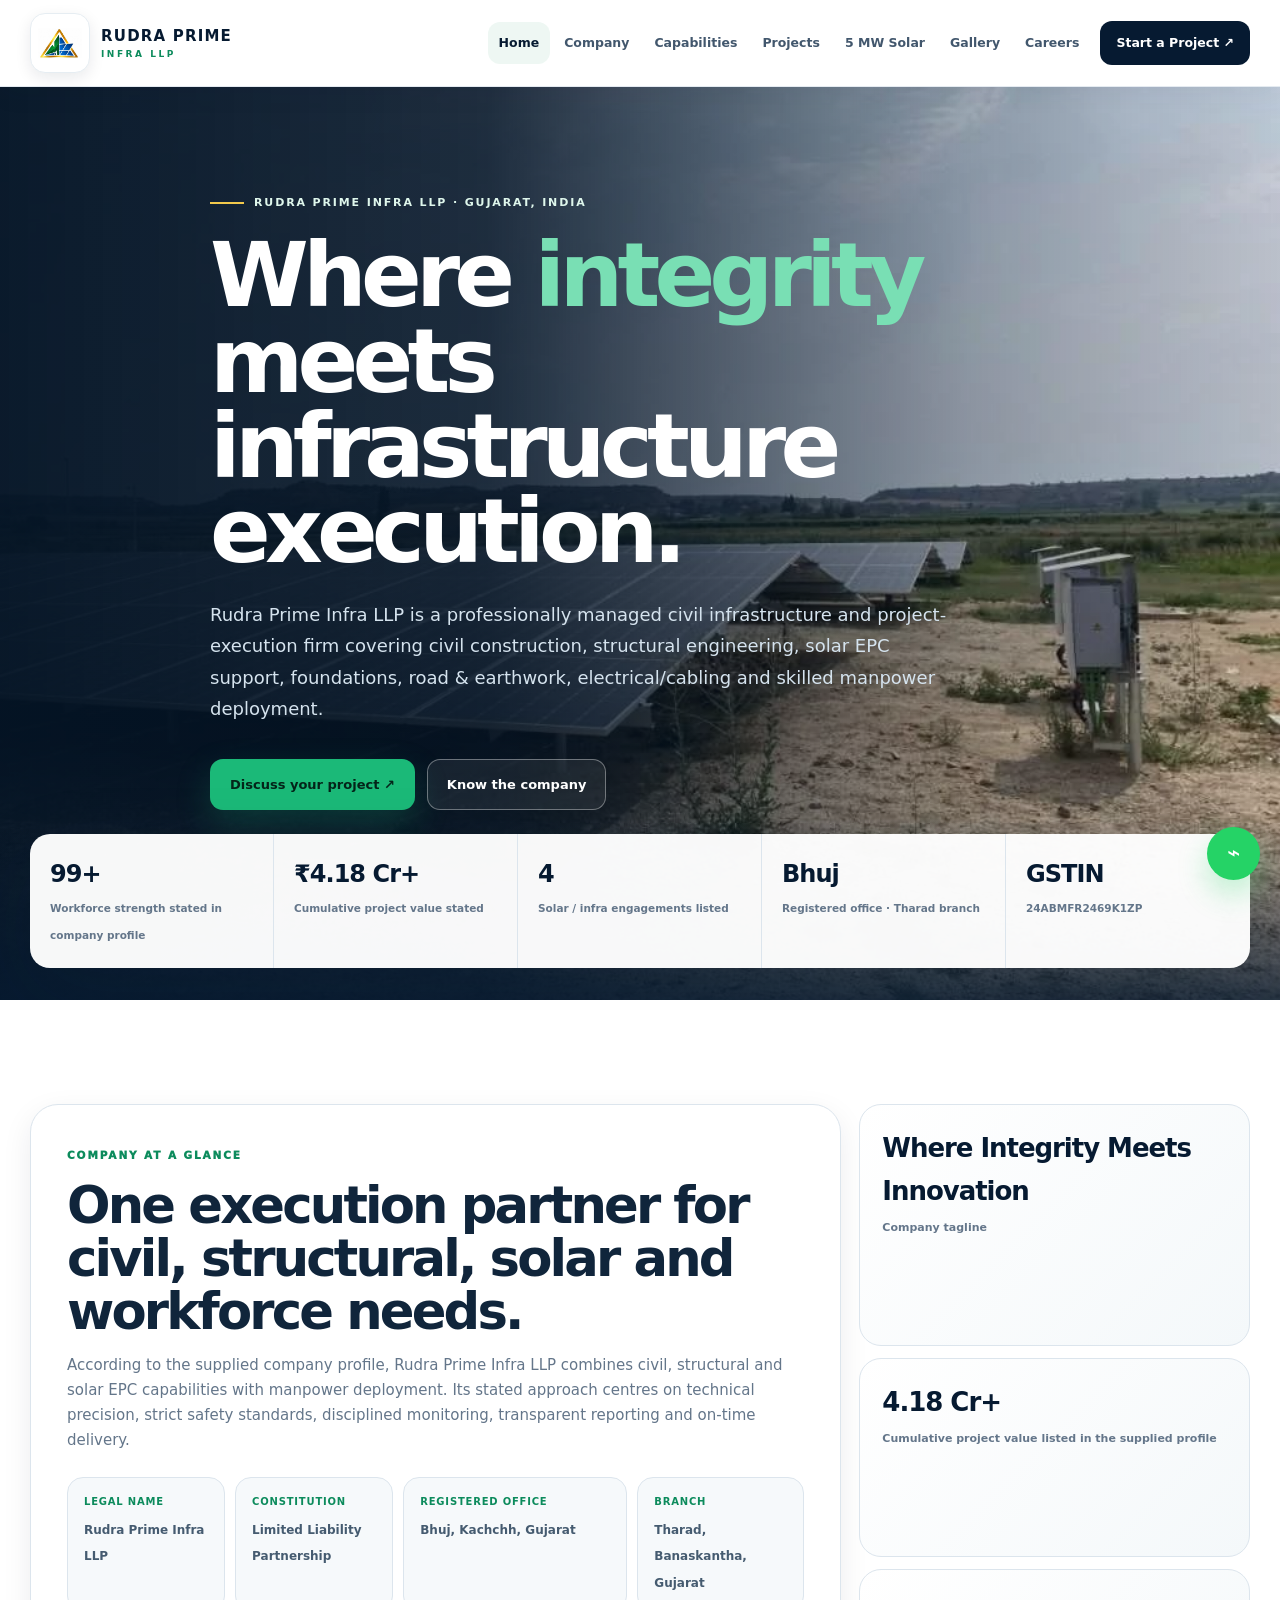
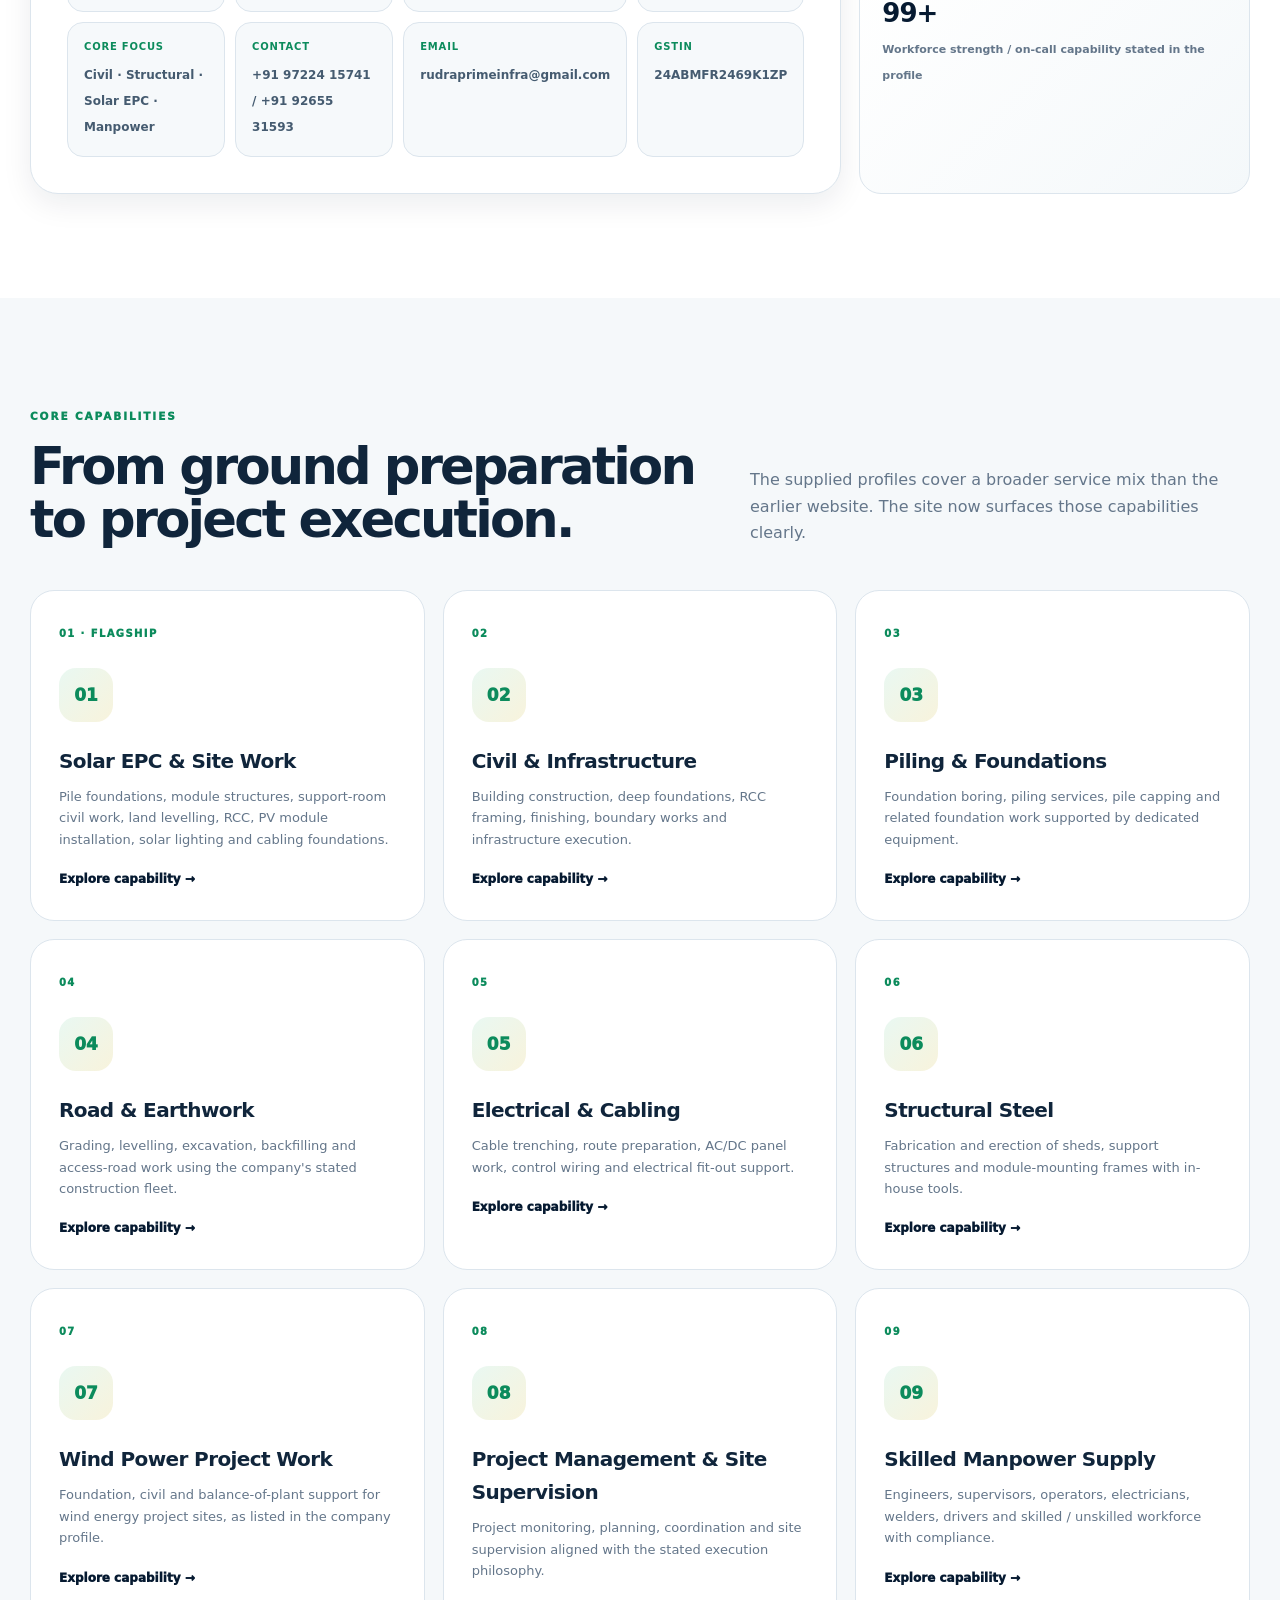
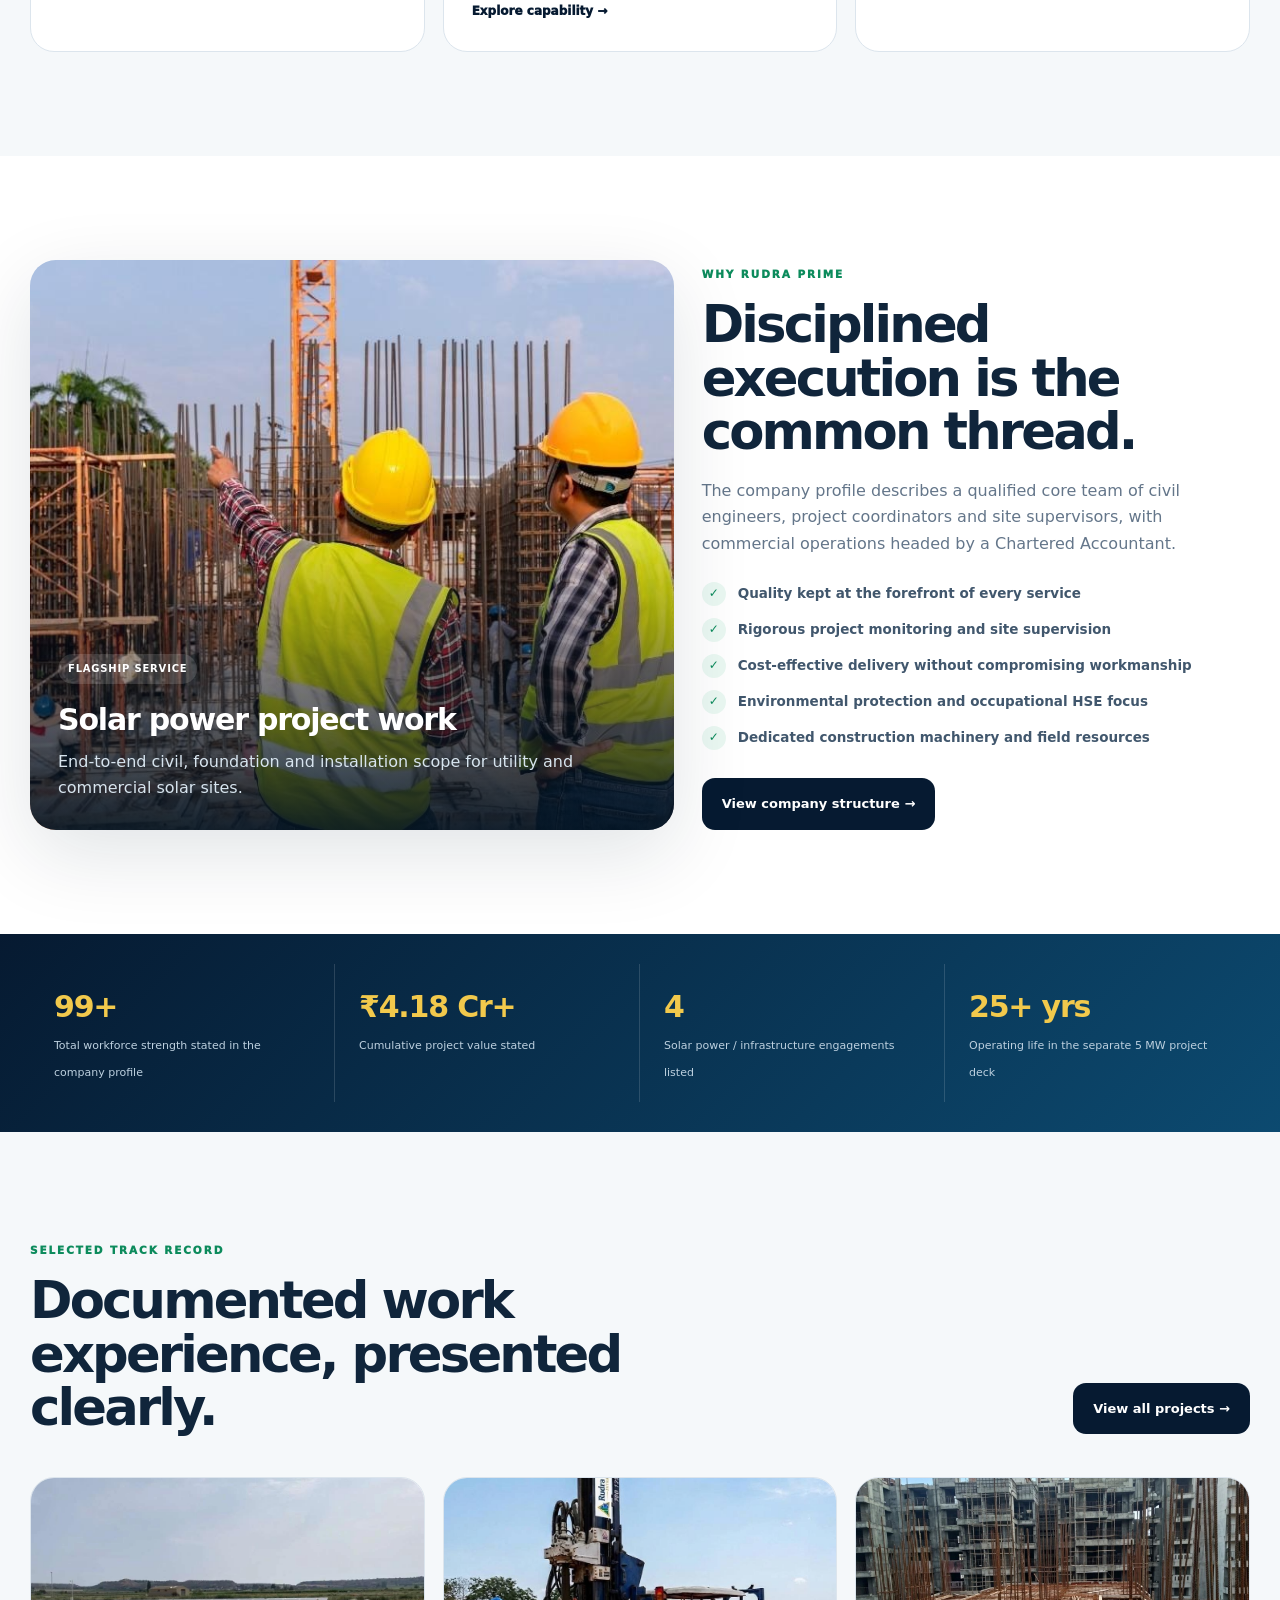
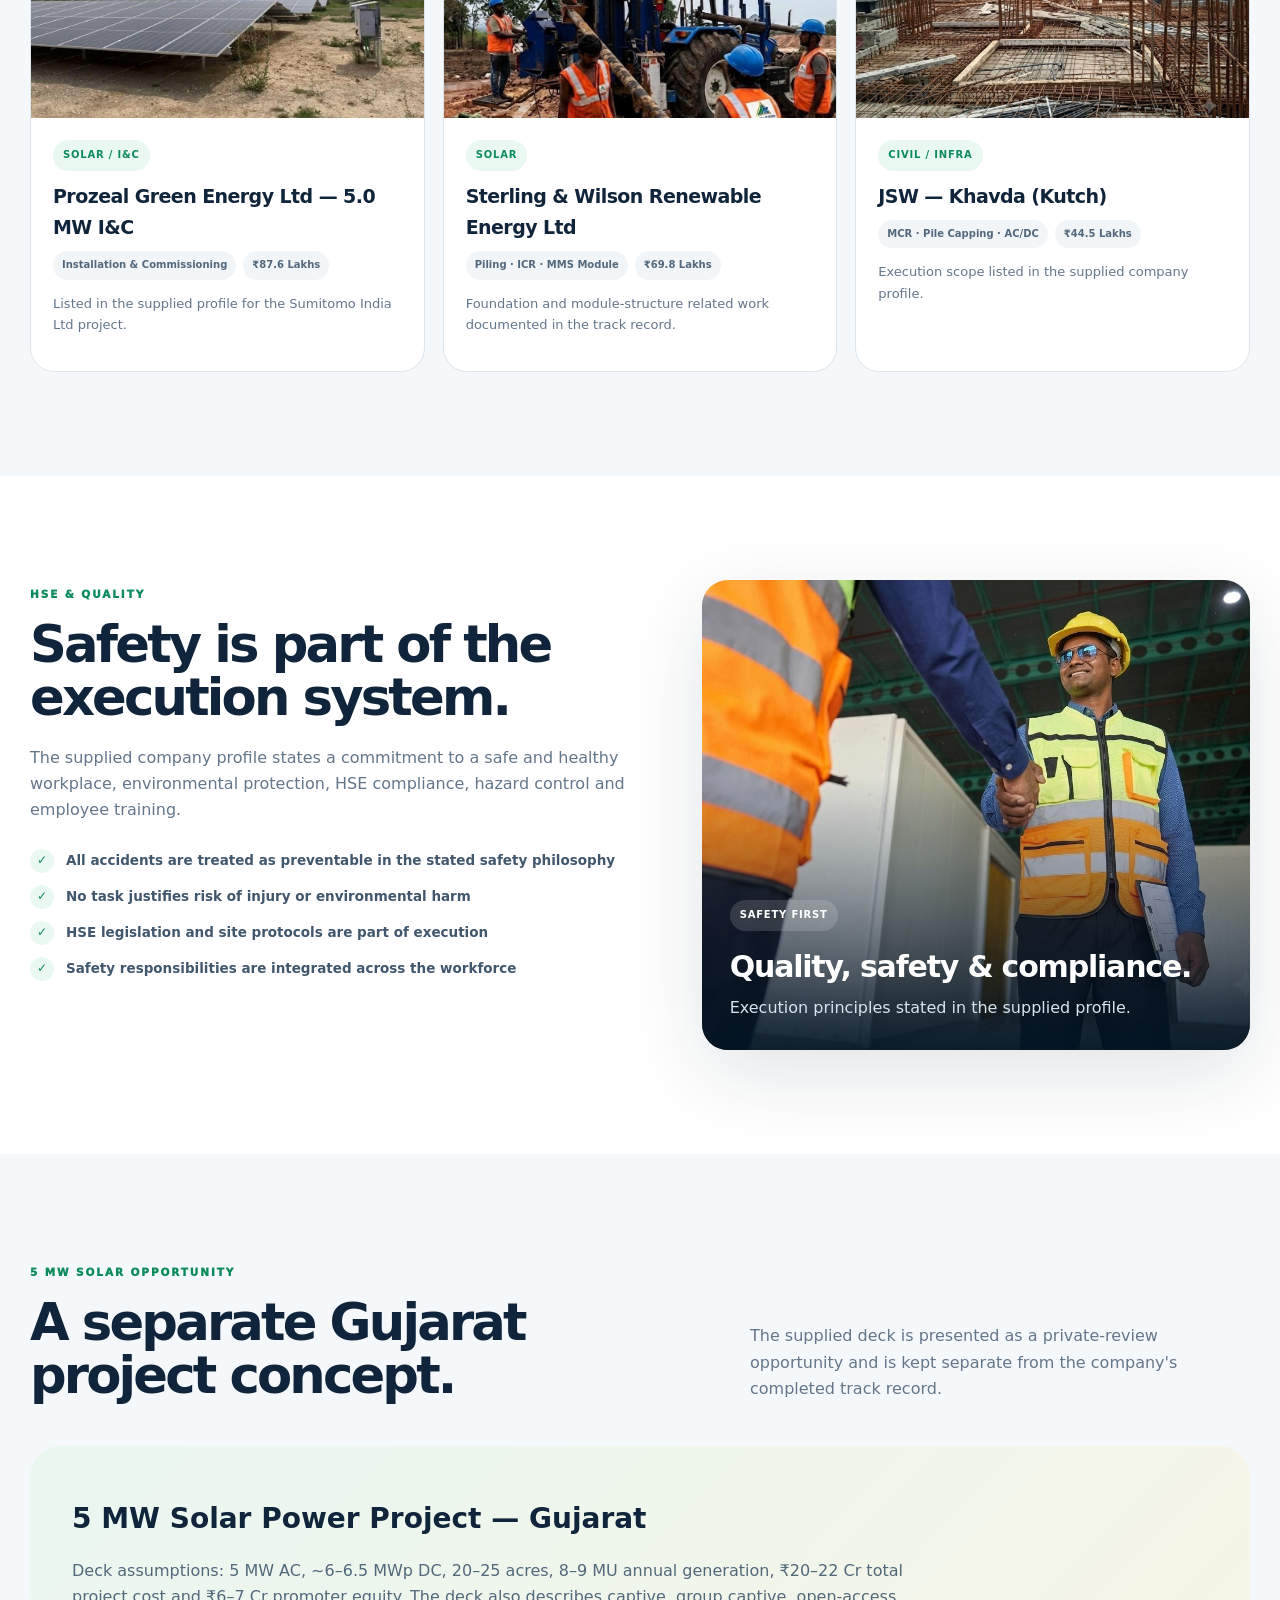
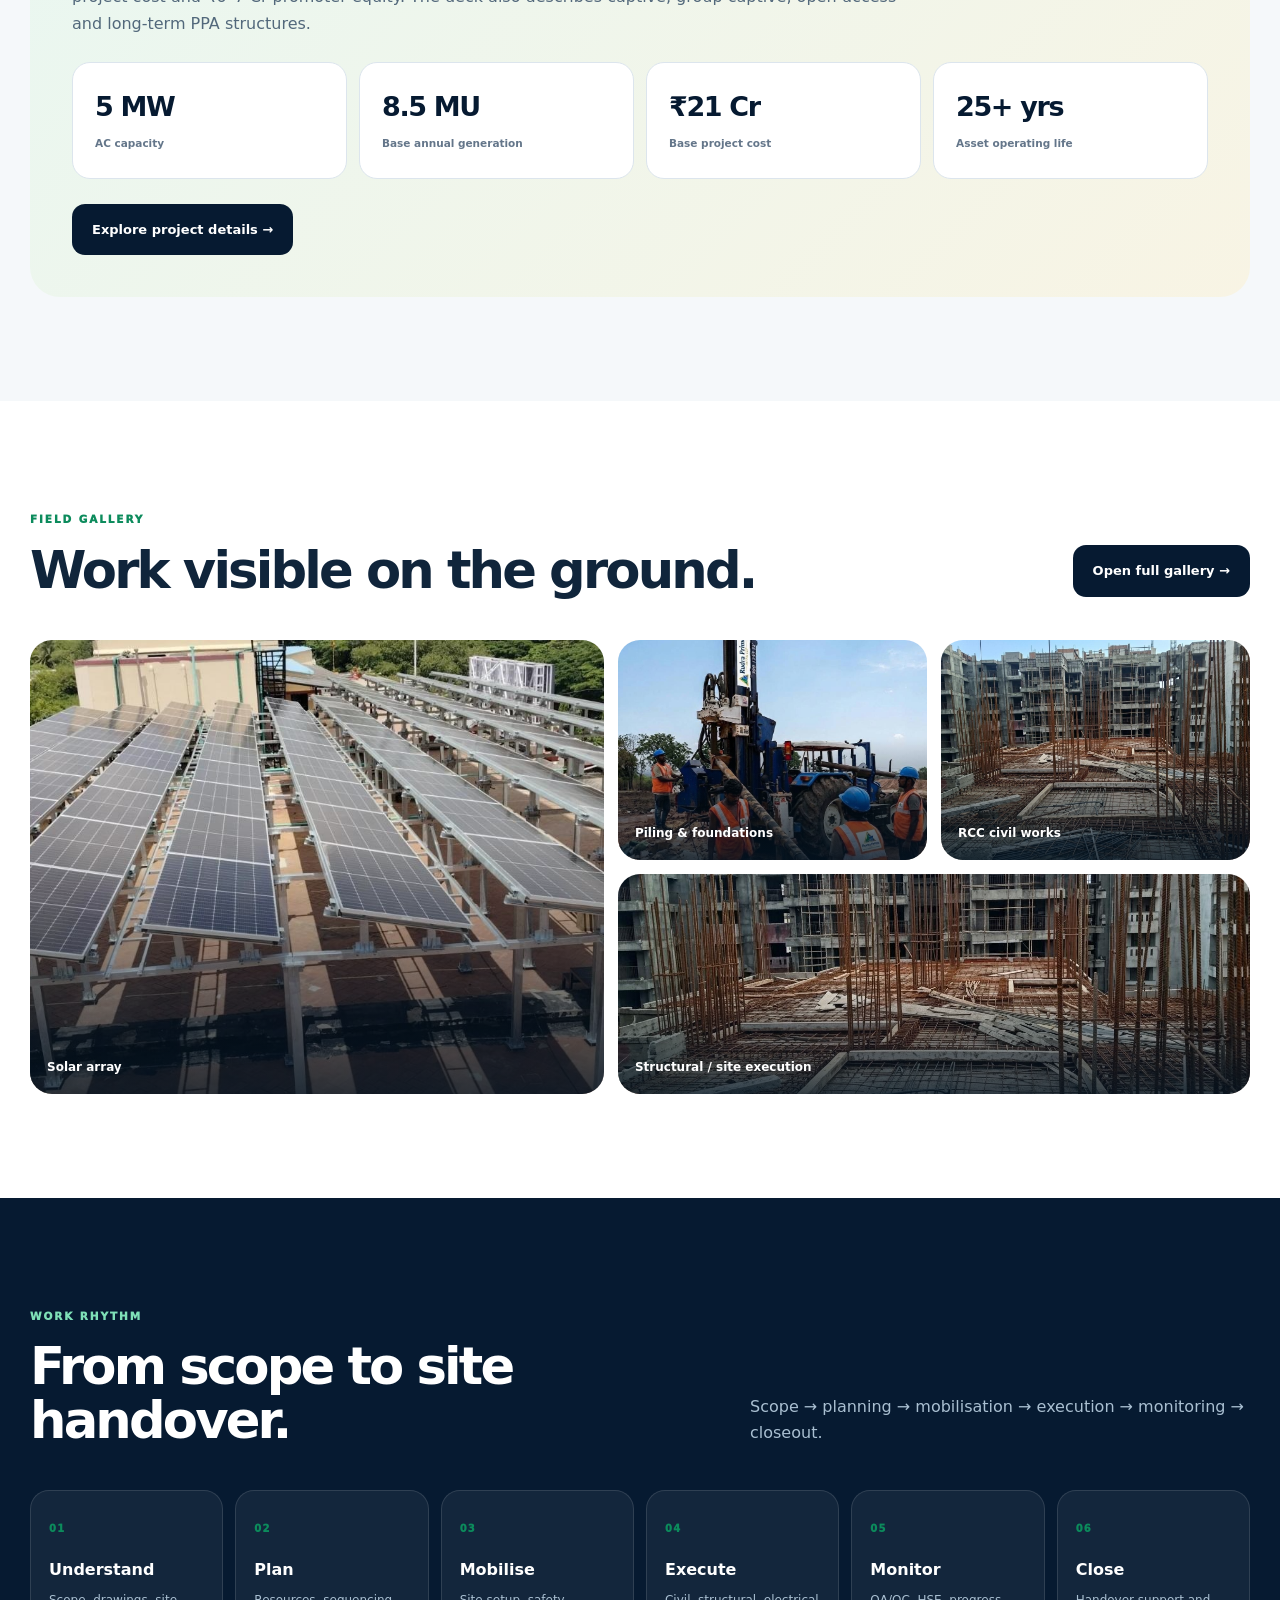
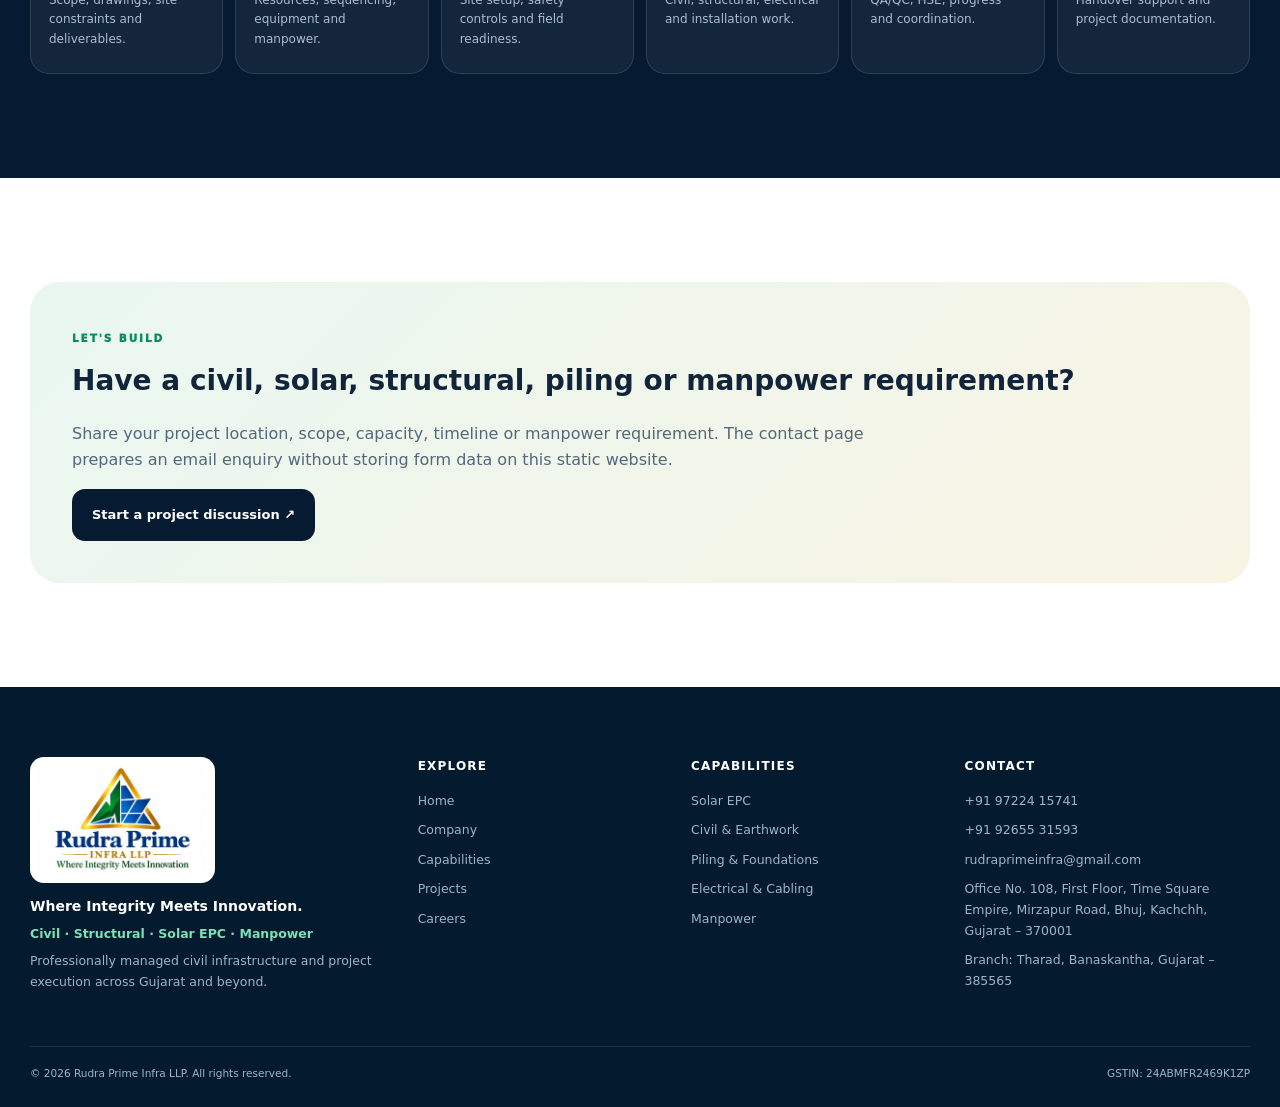
<file: index.html>
<!doctype html>
<html lang="en">
<head>
<meta charset="utf-8"><meta name="viewport" content="width=device-width,initial-scale=1">
<title>Rudra Prime Infra LLP | Civil, Structural & Solar EPC</title>
<meta name="description" content="Rudra Prime Infra LLP — civil construction, structural works, solar EPC support, piling, earthwork, electrical & cabling, manpower and project execution across Gujarat and beyond.">
<meta name="theme-color" content="#061a31"><link rel="icon" href="assets/img/logo.jpg"><link rel="stylesheet" href="css/style.css">
</head>
<body data-page="home">
<div id="site-header"></div>

<section class="hero">
  <div class="container hero-content reveal">
    <span class="kicker">Rudra Prime Infra LLP · Gujarat, India</span>
    <h1>Where <em>integrity</em> meets infrastructure execution.</h1>
    <p>Rudra Prime Infra LLP is a professionally managed civil infrastructure and project-execution firm covering civil construction, structural engineering, solar EPC support, foundations, road & earthwork, electrical/cabling and skilled manpower deployment.</p>
    <div class="actions"><a class="btn btn-primary" href="pages/contact.html">Discuss your project ↗</a><a class="btn btn-ghost" href="pages/about.html">Know the company</a></div>
  </div>
  <div class="hero-panel"><div class="container hero-metrics">
    <div class="metric"><strong>99+</strong><span>Workforce strength stated in company profile</span></div>
    <div class="metric"><strong>₹4.18 Cr+</strong><span>Cumulative project value stated</span></div>
    <div class="metric"><strong>4</strong><span>Solar / infra engagements listed</span></div>
    <div class="metric"><strong>Bhuj</strong><span>Registered office · Tharad branch</span></div>
    <div class="metric"><strong>GSTIN</strong><span>24ABMFR2469K1ZP</span></div>
  </div></div>
</section>

<section class="section">
  <div class="container company-overview">
    <div class="overview-main reveal">
      <span class="eyebrow">Company at a glance</span>
      <h2>One execution partner for civil, structural, solar and workforce needs.</h2>
      <p>According to the supplied company profile, Rudra Prime Infra LLP combines civil, structural and solar EPC capabilities with manpower deployment. Its stated approach centres on technical precision, strict safety standards, disciplined monitoring, transparent reporting and on-time delivery.</p>
      <div class="identity-grid">
        <div class="identity-item"><b>Legal name</b><span>Rudra Prime Infra LLP</span></div>
        <div class="identity-item"><b>Constitution</b><span>Limited Liability Partnership</span></div>
        <div class="identity-item"><b>Registered office</b><span>Bhuj, Kachchh, Gujarat</span></div>
        <div class="identity-item"><b>Branch</b><span>Tharad, Banaskantha, Gujarat</span></div>
        <div class="identity-item"><b>Core focus</b><span>Civil · Structural · Solar EPC · Manpower</span></div>
        <div class="identity-item"><b>Contact</b><span>+91 97224 15741 / +91 92655 31593</span></div>
        <div class="identity-item"><b>Email</b><span>rudraprimeinfra@gmail.com</span></div>
        <div class="identity-item"><b>GSTIN</b><span>24ABMFR2469K1ZP</span></div>
      </div>
    </div>
    <div class="overview-side">
      <div class="mini-card reveal"><strong>Where Integrity Meets Innovation</strong><span>Company tagline</span></div>
      <div class="mini-card reveal"><strong>4.18 Cr+</strong><span>Cumulative project value listed in the supplied profile</span></div>
      <div class="mini-card reveal"><strong>99+</strong><span>Workforce strength / on-call capability stated in the profile</span></div>
    </div>
  </div>
</section>

<section class="section alt">
  <div class="container section-head reveal"><div><span class="eyebrow">Core capabilities</span><h2>From ground preparation to project execution.</h2></div><p>The supplied profiles cover a broader service mix than the earlier website. The site now surfaces those capabilities clearly.</p></div>
  <div class="container grid-3">
    <article class="service-card card reveal"><span class="service-no">01 · FLAGSHIP</span><div class="service-icon">01</div><h3>Solar EPC & Site Work</h3><p>Pile foundations, module structures, support-room civil work, land levelling, RCC, PV module installation, solar lighting and cabling foundations.</p><a class="service-link" href="pages/services.html#solar">Explore capability →</a></article>
    <article class="service-card card reveal"><span class="service-no">02</span><div class="service-icon">02</div><h3>Civil & Infrastructure</h3><p>Building construction, deep foundations, RCC framing, finishing, boundary works and infrastructure execution.</p><a class="service-link" href="pages/services.html#civil">Explore capability →</a></article>
    <article class="service-card card reveal"><span class="service-no">03</span><div class="service-icon">03</div><h3>Piling & Foundations</h3><p>Foundation boring, piling services, pile capping and related foundation work supported by dedicated equipment.</p><a class="service-link" href="pages/services.html#piling">Explore capability →</a></article>
    <article class="service-card card reveal"><span class="service-no">04</span><div class="service-icon">04</div><h3>Road & Earthwork</h3><p>Grading, levelling, excavation, backfilling and access-road work using the company's stated construction fleet.</p><a class="service-link" href="pages/services.html#earthwork">Explore capability →</a></article>
    <article class="service-card card reveal"><span class="service-no">05</span><div class="service-icon">05</div><h3>Electrical & Cabling</h3><p>Cable trenching, route preparation, AC/DC panel work, control wiring and electrical fit-out support.</p><a class="service-link" href="pages/services.html#electrical">Explore capability →</a></article>
    <article class="service-card card reveal"><span class="service-no">06</span><div class="service-icon">06</div><h3>Structural Steel</h3><p>Fabrication and erection of sheds, support structures and module-mounting frames with in-house tools.</p><a class="service-link" href="pages/services.html#structural">Explore capability →</a></article>
    <article class="service-card card reveal"><span class="service-no">07</span><div class="service-icon">07</div><h3>Wind Power Project Work</h3><p>Foundation, civil and balance-of-plant support for wind energy project sites, as listed in the company profile.</p><a class="service-link" href="pages/services.html#extended">Explore capability →</a></article>
    <article class="service-card card reveal"><span class="service-no">08</span><div class="service-icon">08</div><h3>Project Management & Site Supervision</h3><p>Project monitoring, planning, coordination and site supervision aligned with the stated execution philosophy.</p><a class="service-link" href="pages/services.html#management">Explore capability →</a></article>
    <article class="service-card card reveal"><span class="service-no">09</span><div class="service-icon">09</div><h3>Skilled Manpower Supply</h3><p>Engineers, supervisors, operators, electricians, welders, drivers and skilled / unskilled workforce with compliance.</p><a class="service-link" href="pages/services.html#manpower">Explore capability →</a></article>
  </div>
</section>

<section class="section">
  <div class="container grid-2">
    <div class="feature-photo reveal"><img src="assets/img/solar-worker.jpg" alt="Solar site execution team"><div class="feature-caption"><span class="pill dark">Flagship service</span><h3>Solar power project work</h3><p>End-to-end civil, foundation and installation scope for utility and commercial solar sites.</p></div></div>
    <div class="reveal"><span class="eyebrow">Why Rudra Prime</span><h2>Disciplined execution is the common thread.</h2><p style="color:var(--muted);margin-top:20px">The company profile describes a qualified core team of civil engineers, project coordinators and site supervisors, with commercial operations headed by a Chartered Accountant.</p><div class="check-list">
      <div class="check"><b>✓</b><span>Quality kept at the forefront of every service</span></div><div class="check"><b>✓</b><span>Rigorous project monitoring and site supervision</span></div><div class="check"><b>✓</b><span>Cost-effective delivery without compromising workmanship</span></div><div class="check"><b>✓</b><span>Environmental protection and occupational HSE focus</span></div><div class="check"><b>✓</b><span>Dedicated construction machinery and field resources</span></div>
    </div><a class="btn btn-dark" style="margin-top:28px" href="pages/about.html">View company structure →</a></div>
  </div>
</section>

<section class="stat-strip"><div class="container stat-grid"><div class="stat"><strong>99+</strong><span>Total workforce strength stated in the company profile</span></div><div class="stat"><strong>₹4.18 Cr+</strong><span>Cumulative project value stated</span></div><div class="stat"><strong>4</strong><span>Solar power / infrastructure engagements listed</span></div><div class="stat"><strong>25+ yrs</strong><span>Operating life in the separate 5 MW project deck</span></div></div></section>

<section class="section alt">
  <div class="container section-head reveal"><div><span class="eyebrow">Selected track record</span><h2>Documented work experience, presented clearly.</h2></div><a class="btn btn-dark" href="pages/projects.html">View all projects →</a></div>
  <div class="container grid-3">
    <article class="project-card card reveal"><img src="assets/img/solar-install.jpg" alt="Solar installation"><div class="project-body"><span class="pill">Solar / I&C</span><h3>Prozeal Green Energy Ltd — 5.0 MW I&C</h3><div class="meta"><span>Installation & Commissioning</span><span>₹87.6 Lakhs</span></div><p>Listed in the supplied profile for the Sumitomo India Ltd project.</p></div></article>
    <article class="project-card card reveal"><img src="assets/img/piling.jpg" alt="Piling work"><div class="project-body"><span class="pill">Solar</span><h3>Sterling & Wilson Renewable Energy Ltd</h3><div class="meta"><span>Piling · ICR · MMS Module</span><span>₹69.8 Lakhs</span></div><p>Foundation and module-structure related work documented in the track record.</p></div></article>
    <article class="project-card card reveal"><img src="assets/img/civil-pour.jpg" alt="Civil foundation work"><div class="project-body"><span class="pill">Civil / Infra</span><h3>JSW — Khavda (Kutch)</h3><div class="meta"><span>MCR · Pile Capping · AC/DC</span><span>₹44.5 Lakhs</span></div><p>Execution scope listed in the supplied company profile.</p></div></article>
  </div>
</section>

<section class="section">
  <div class="container grid-2">
    <div class="reveal"><span class="eyebrow">HSE & quality</span><h2>Safety is part of the execution system.</h2><p style="color:var(--muted);margin-top:20px">The supplied company profile states a commitment to a safe and healthy workplace, environmental protection, HSE compliance, hazard control and employee training.</p><div class="check-list"><div class="check"><b>✓</b><span>All accidents are treated as preventable in the stated safety philosophy</span></div><div class="check"><b>✓</b><span>No task justifies risk of injury or environmental harm</span></div><div class="check"><b>✓</b><span>HSE legislation and site protocols are part of execution</span></div><div class="check"><b>✓</b><span>Safety responsibilities are integrated across the workforce</span></div></div></div>
    <div class="feature-photo reveal"><img src="assets/img/safety-team.jpg" alt="Safety and site team"><div class="feature-caption"><span class="pill dark">Safety first</span><h3>Quality, safety & compliance.</h3><p>Execution principles stated in the supplied profile.</p></div></div>
  </div>
</section>

<section class="section alt"><div class="container section-head reveal"><div><span class="eyebrow">5 MW solar opportunity</span><h2>A separate Gujarat project concept.</h2></div><p>The supplied deck is presented as a private-review opportunity and is kept separate from the company's completed track record.</p></div><div class="container callout reveal"><h3>5 MW Solar Power Project — Gujarat</h3><p>Deck assumptions: 5 MW AC, ~6–6.5 MWp DC, 20–25 acres, 8–9 MU annual generation, ₹20–22 Cr total project cost and ₹6–7 Cr promoter equity. The deck also describes captive, group captive, open-access and long-term PPA structures.</p><div class="kpis"><div class="kpi"><strong>5 MW</strong><span>AC capacity</span></div><div class="kpi"><strong>8.5 MU</strong><span>Base annual generation</span></div><div class="kpi"><strong>₹21 Cr</strong><span>Base project cost</span></div><div class="kpi"><strong>25+ yrs</strong><span>Asset operating life</span></div></div><a class="btn btn-dark" href="pages/solar.html">Explore project details →</a></div></section>

<section class="section"><div class="container section-head reveal"><div><span class="eyebrow">Field gallery</span><h2>Work visible on the ground.</h2></div><a class="btn btn-dark" href="pages/gallery.html">Open full gallery →</a></div><div class="container bento reveal"><a class="bento-item" href="pages/gallery.html"><img src="assets/img/solar-array.jpg" alt="Solar array"><span>Solar array</span></a><a class="bento-item" href="pages/gallery.html"><img src="assets/img/piling.jpg" alt="Piling work"><span>Piling & foundations</span></a><a class="bento-item" href="pages/gallery.html"><img src="assets/img/civil-pour.jpg" alt="RCC civil work"><span>RCC civil works</span></a><a class="bento-item" href="pages/gallery.html"><img src="assets/img/steel-frame.jpg" alt="Structural work"><span>Structural / site execution</span></a></div></section>

<section class="section dark"><div class="container section-head reveal"><div><span class="eyebrow">Work rhythm</span><h2>From scope to site handover.</h2></div><p>Scope → planning → mobilisation → execution → monitoring → closeout.</p></div><div class="container process"><div class="step reveal"><span class="step-no">01</span><h3>Understand</h3><p>Scope, drawings, site constraints and deliverables.</p></div><div class="step reveal"><span class="step-no">02</span><h3>Plan</h3><p>Resources, sequencing, equipment and manpower.</p></div><div class="step reveal"><span class="step-no">03</span><h3>Mobilise</h3><p>Site setup, safety controls and field readiness.</p></div><div class="step reveal"><span class="step-no">04</span><h3>Execute</h3><p>Civil, structural, electrical and installation work.</p></div><div class="step reveal"><span class="step-no">05</span><h3>Monitor</h3><p>QA/QC, HSE, progress and coordination.</p></div><div class="step reveal"><span class="step-no">06</span><h3>Close</h3><p>Handover support and project documentation.</p></div></div></section>

<section class="section"><div class="container callout reveal"><span class="eyebrow">Let's build</span><h3>Have a civil, solar, structural, piling or manpower requirement?</h3><p>Share your project location, scope, capacity, timeline or manpower requirement. The contact page prepares an email enquiry without storing form data on this static website.</p><a class="btn btn-dark" href="pages/contact.html">Start a project discussion ↗</a></div></section>

<div id="site-footer"></div><script src="js/components.js"></script>
</body></html>
</file>
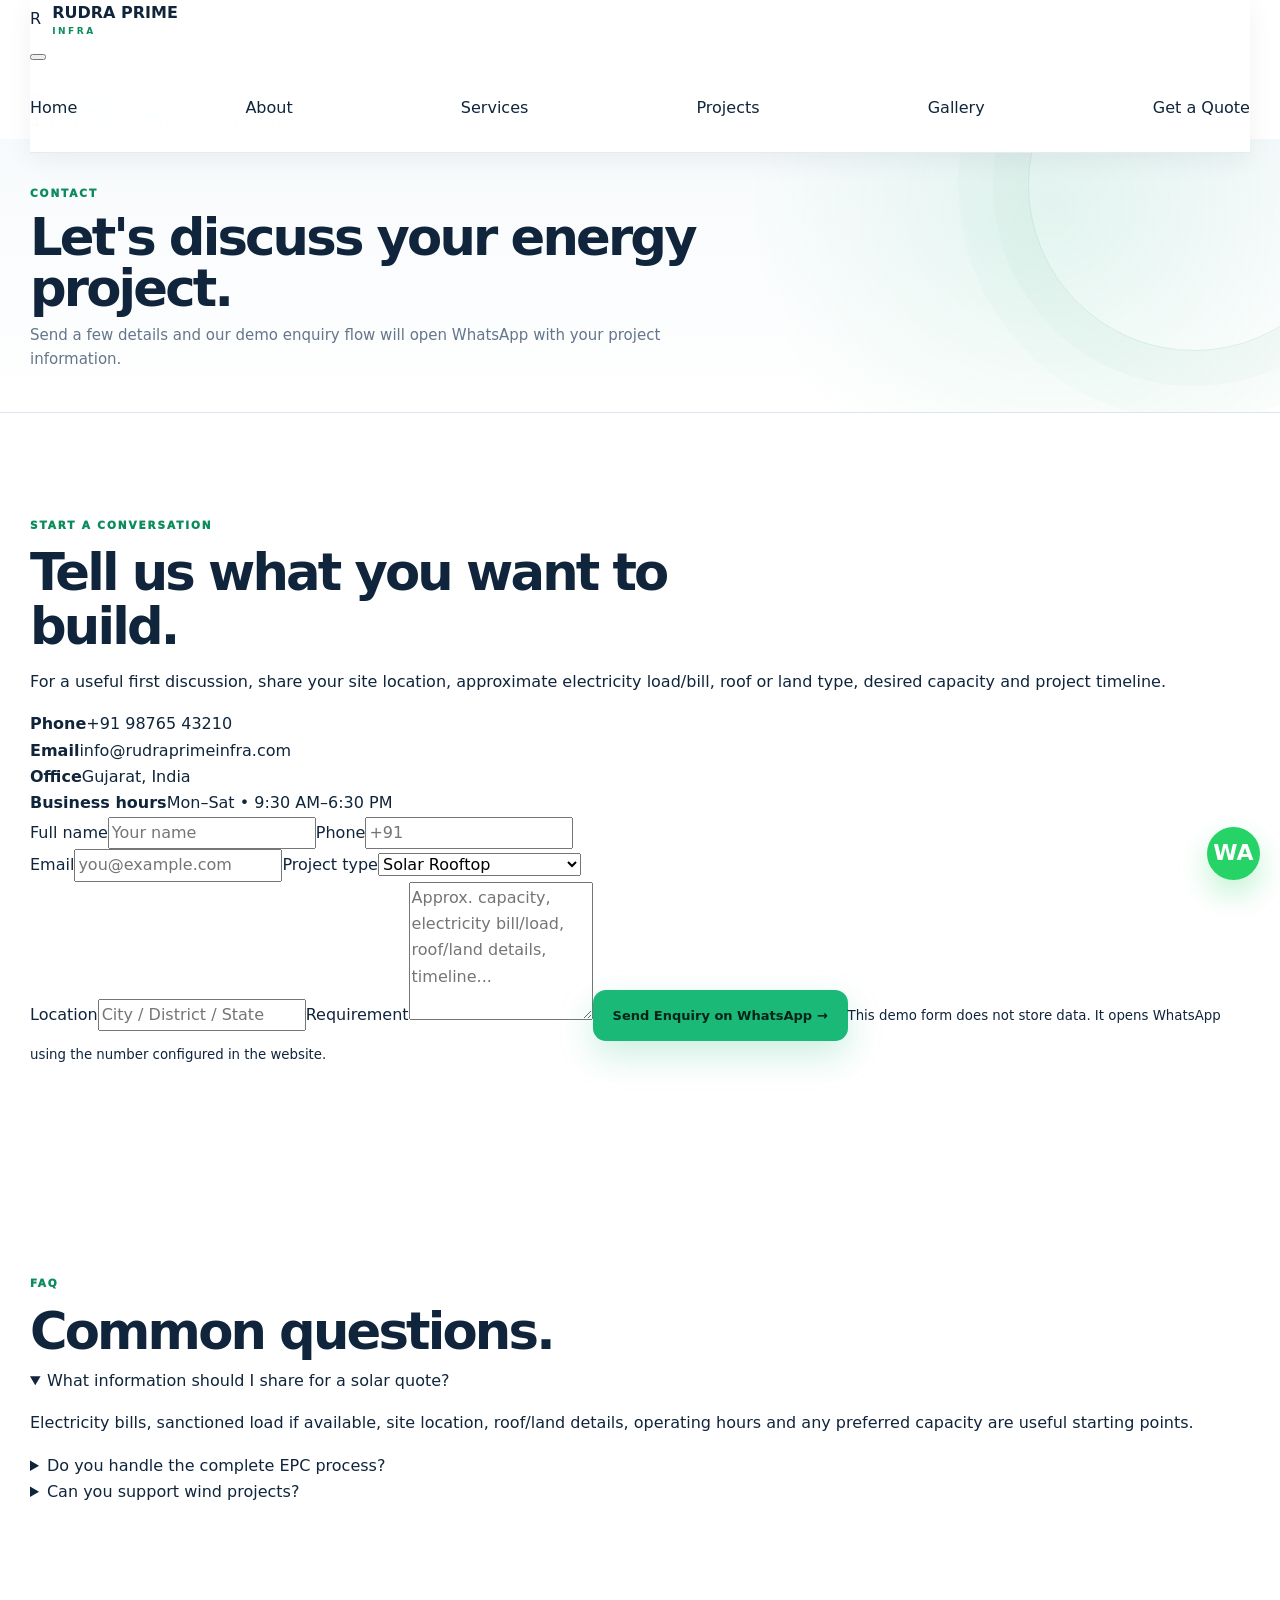
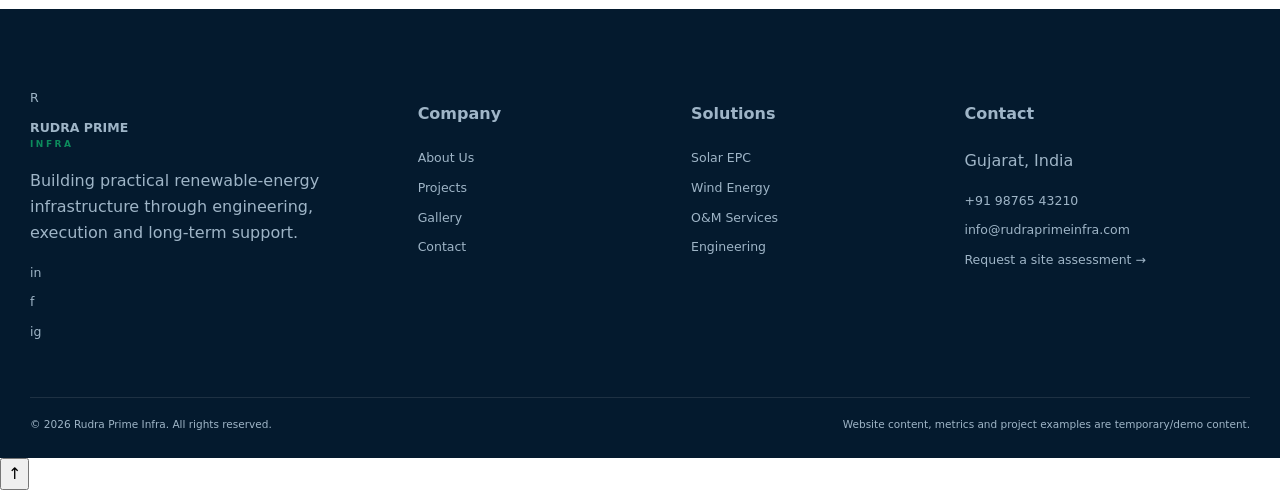
<file: contact.html>
<!doctype html><html lang="en"><head><meta charset="utf-8"><meta name="viewport" content="width=device-width, initial-scale=1"><meta name="description" content="Rudra Prime Infra — solar EPC, wind energy, engineering and renewable infrastructure solutions in Gujarat and India."><title>Contact & Solar Quote | Rudra Prime Infra</title><link rel="preconnect" href="https://fonts.googleapis.com"><link rel="preconnect" href="https://fonts.gstatic.com" crossorigin><link href="https://fonts.googleapis.com/css2?family=DM+Sans:wght@400;500;600;700&family=Montserrat:wght@600;700;800&display=swap" rel="stylesheet"><link rel="icon" href="favicon.svg"><link rel="stylesheet" href="css/style.css"></head><body><div class="topbar"><div class="container topbar-inner"><span>Renewable Energy • Solar EPC • Wind Solutions</span><div><a href="tel:+919876543210">+91 98765 43210</a><span class="sep">|</span><a href="mailto:info@rudraprimeinfra.com">info@rudraprimeinfra.com</a></div></div></div>
<header class="site-header"><div class="container nav-wrap"><a class="brand" href="index.html"><span class="brand-mark">R</span><span><strong>RUDRA PRIME</strong><small>INFRA</small></span></a><button class="menu-btn" aria-label="Open menu"><span></span><span></span><span></span></button><nav class="nav"><a href="index.html">Home</a><a href="about.html">About</a><a href="services.html">Services</a><a href="projects.html">Projects</a><a href="gallery.html">Gallery</a><a href="contact.html" class="nav-cta">Get a Quote</a></nav></div></header><main><section class="page-hero"><div class="container"><div class="eyebrow light">CONTACT</div><h1>Let's discuss your energy project.</h1><p>Send a few details and our demo enquiry flow will open WhatsApp with your project information.</p></div></section><section class="section"><div class="container contact-grid"><div><div class="eyebrow">START A CONVERSATION</div><h2>Tell us what you want to build.</h2><p>For a useful first discussion, share your site location, approximate electricity load/bill, roof or land type, desired capacity and project timeline.</p><div class="contact-list"><div><b>Phone</b><a href="tel:+919876543210">+91 98765 43210</a></div><div><b>Email</b><a href="mailto:info@rudraprimeinfra.com">info@rudraprimeinfra.com</a></div><div><b>Office</b><span>Gujarat, India</span></div><div><b>Business hours</b><span>Mon–Sat • 9:30 AM–6:30 PM</span></div></div></div><form class="quote-form" id="quoteForm"><div class="form-row"><label>Full name<input name="name" required placeholder="Your name"></label><label>Phone<input name="phone" required placeholder="+91"></label></div><div class="form-row"><label>Email<input type="email" name="email" placeholder="you@example.com"></label><label>Project type<select name="type"><option>Solar Rooftop</option><option>Industrial Solar EPC</option><option>Ground-Mounted Solar</option><option>Wind Energy</option><option>O&amp;M</option><option>Other</option></select></label></div><label>Location<input name="location" placeholder="City / District / State"></label><label>Requirement<textarea name="message" rows="5" placeholder="Approx. capacity, electricity bill/load, roof/land details, timeline..."></textarea></label><button class="btn btn-primary" type="submit">Send Enquiry on WhatsApp →</button><small>This demo form does not store data. It opens WhatsApp using the number configured in the website.</small></form></div></section><section class="section soft"><div class="container faq"><div><div class="eyebrow">FAQ</div><h2>Common questions.</h2></div><div><details open><summary>What information should I share for a solar quote?</summary><p>Electricity bills, sanctioned load if available, site location, roof/land details, operating hours and any preferred capacity are useful starting points.</p></details><details><summary>Do you handle the complete EPC process?</summary><p>The website is structured to present Rudra Prime Infra as an end-to-end EPC partner. Final scope should be confirmed in the commercial and technical proposal.</p></details><details><summary>Can you support wind projects?</summary><p>The demo service model includes wind-site and project support. Exact scope, geography and approvals should be confirmed project by project.</p></details></div></div></section></main><footer class="footer"><div class="container footer-grid"><div><a class="brand brand-light" href="index.html"><span class="brand-mark">R</span><span><strong>RUDRA PRIME</strong><small>INFRA</small></span></a><p>Building practical renewable-energy infrastructure through engineering, execution and long-term support.</p><div class="socials"><a href="#">in</a><a href="#">f</a><a href="#">ig</a></div></div><div><h4>Company</h4><a href="about.html">About Us</a><a href="projects.html">Projects</a><a href="gallery.html">Gallery</a><a href="contact.html">Contact</a></div><div><h4>Solutions</h4><a href="services.html#solar">Solar EPC</a><a href="services.html#wind">Wind Energy</a><a href="services.html#om">O&amp;M Services</a><a href="services.html#engineering">Engineering</a></div><div><h4>Contact</h4><p>Gujarat, India</p><a href="tel:+919876543210">+91 98765 43210</a><a href="mailto:info@rudraprimeinfra.com">info@rudraprimeinfra.com</a><a href="contact.html">Request a site assessment →</a></div></div><div class="container footer-bottom"><span>© 2026 Rudra Prime Infra. All rights reserved.</span><span class="demo-note">Website content, metrics and project examples are temporary/demo content.</span></div></footer><a class="whatsapp" href="https://wa.me/919876543210?text=Hello%20Rudra%20Prime%20Infra%2C%20I%20would%20like%20a%20solar%20project%20consultation." target="_blank" rel="noopener" aria-label="WhatsApp">WA</a><button class="to-top" aria-label="Back to top">↑</button><script src="js/script.js"></script></body></html>
</file>
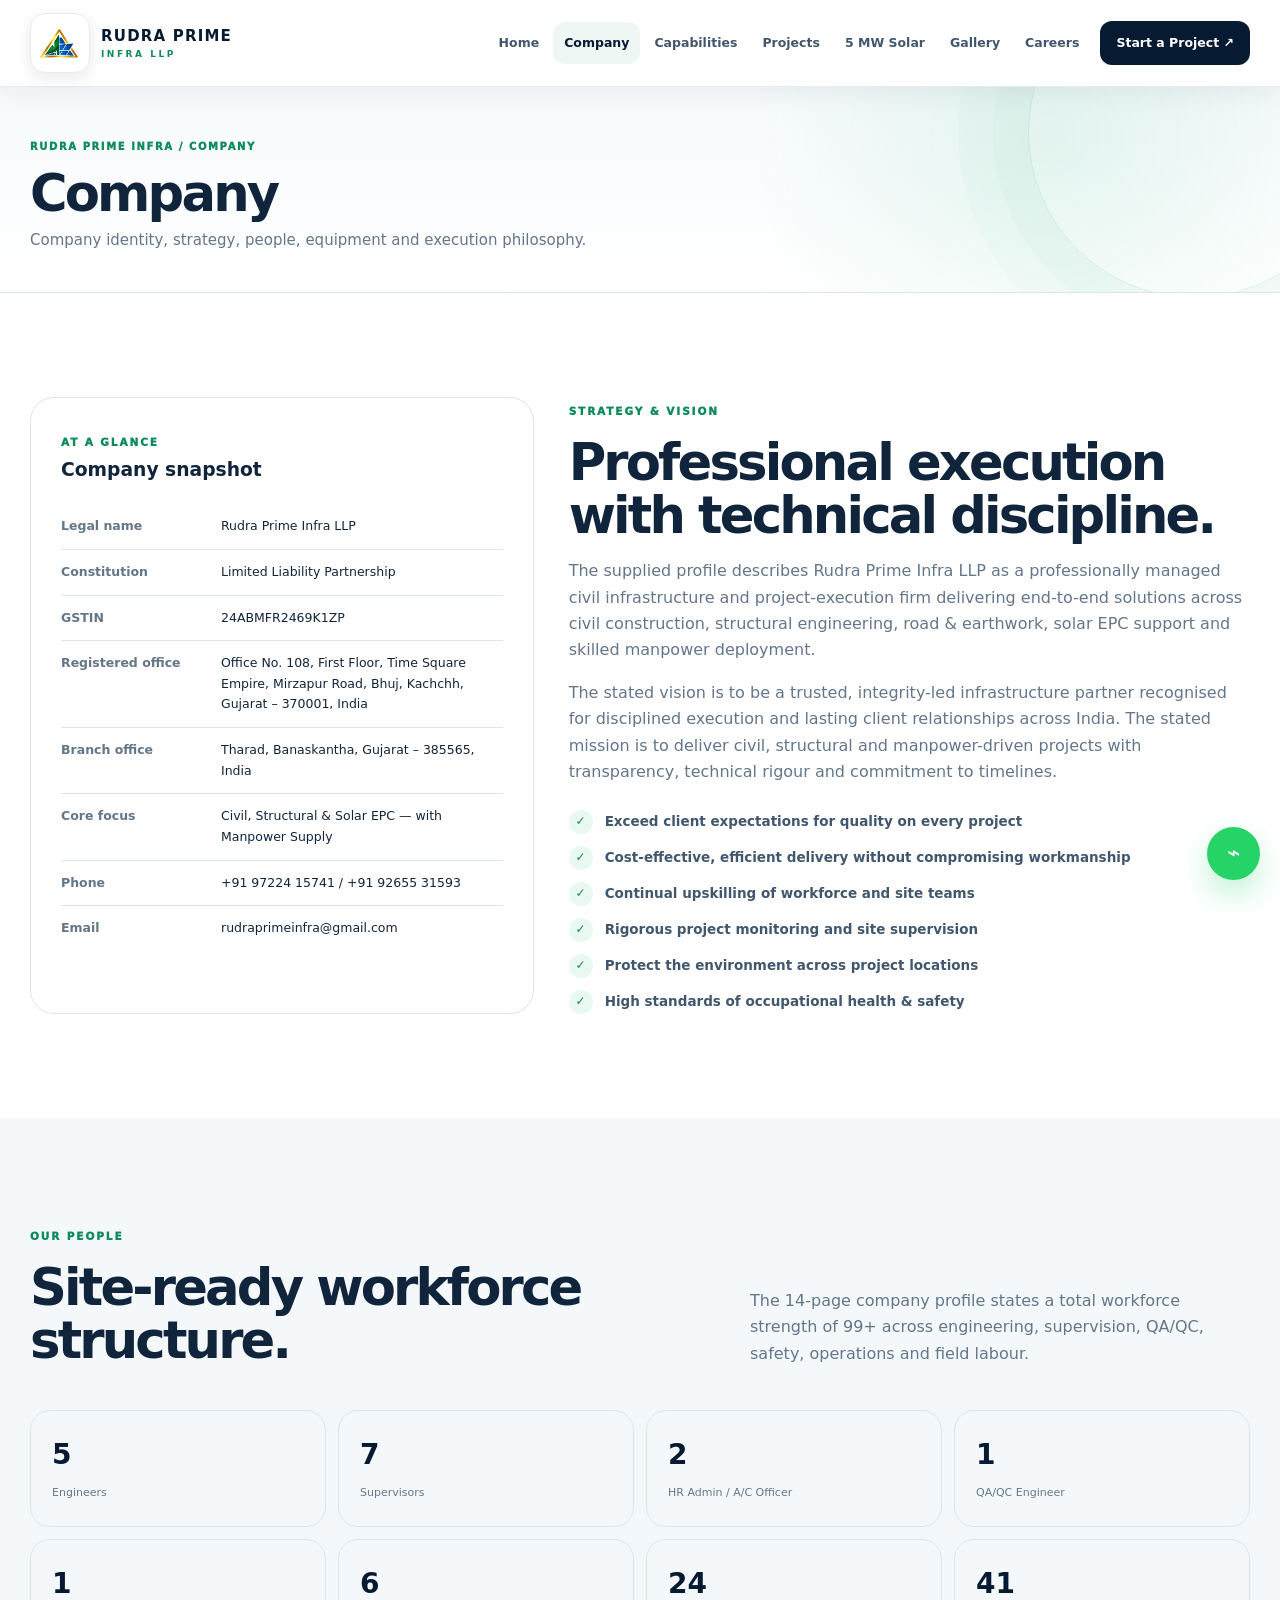
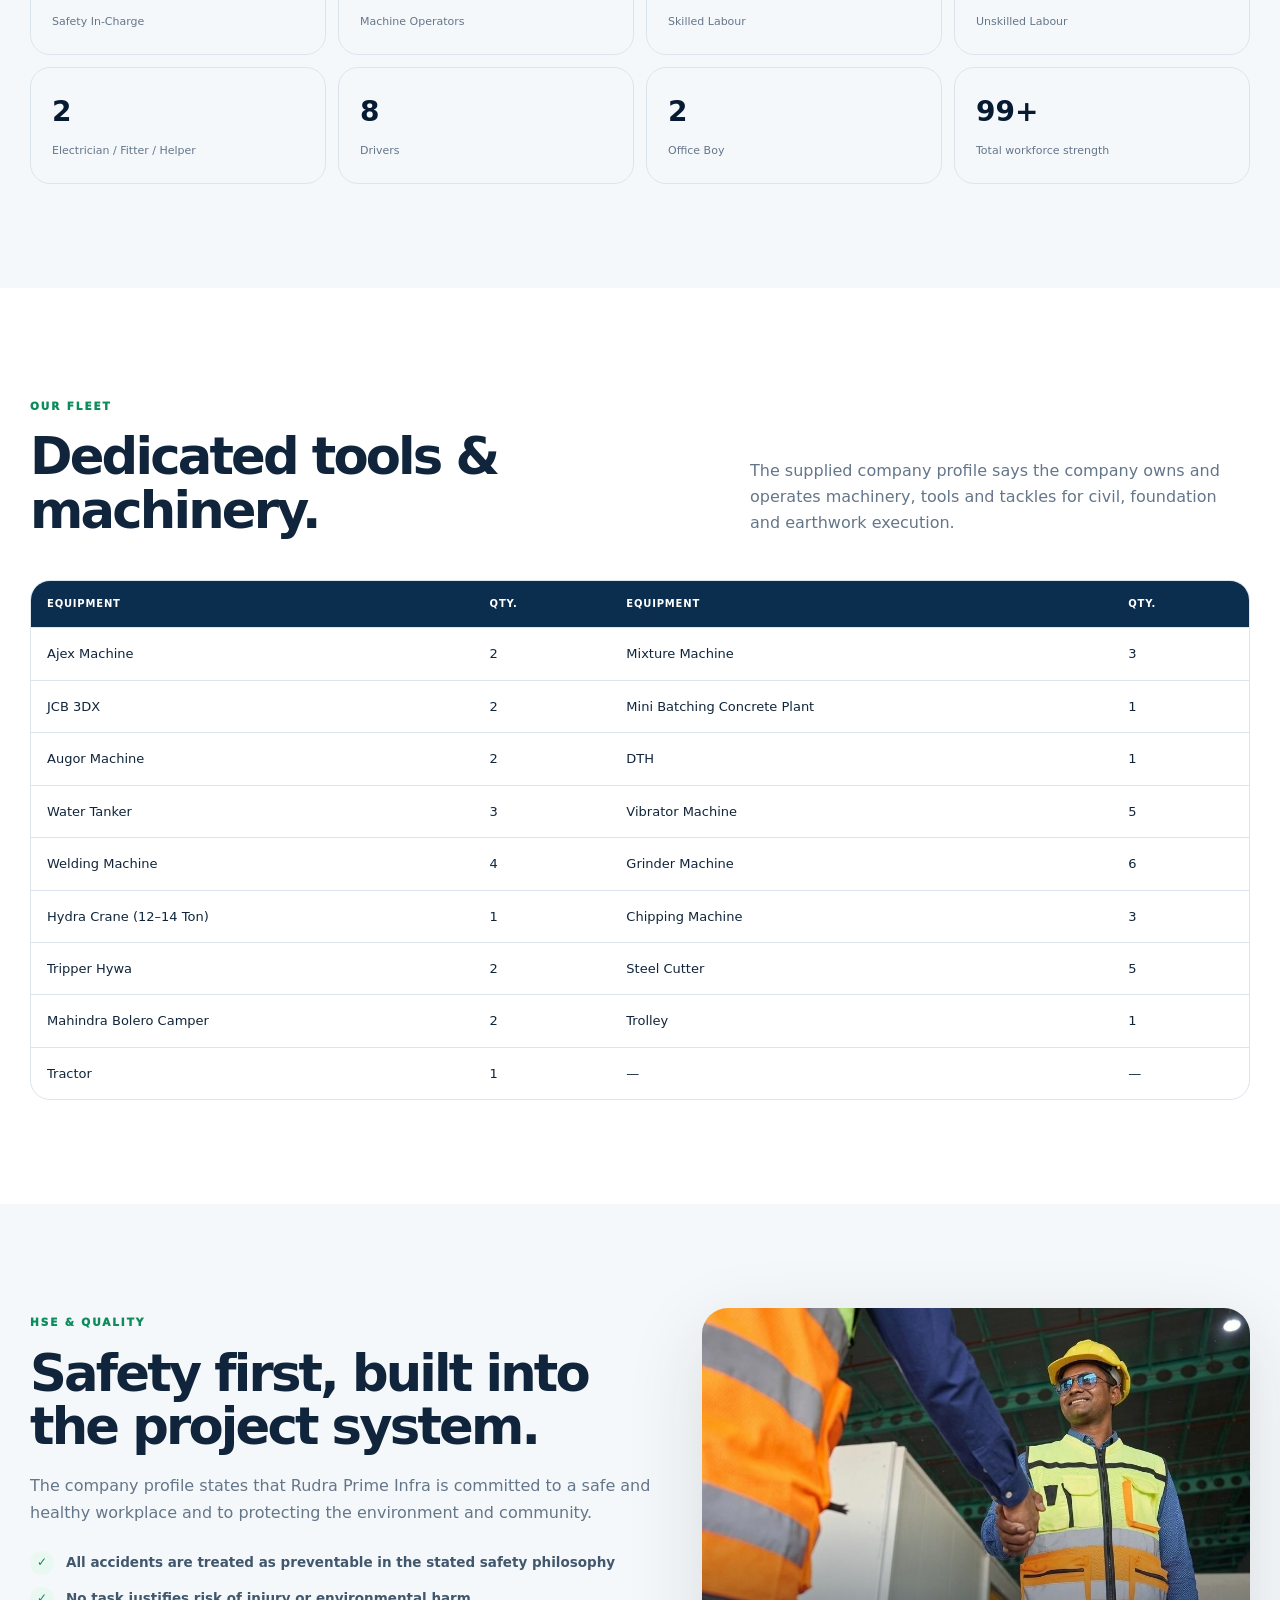
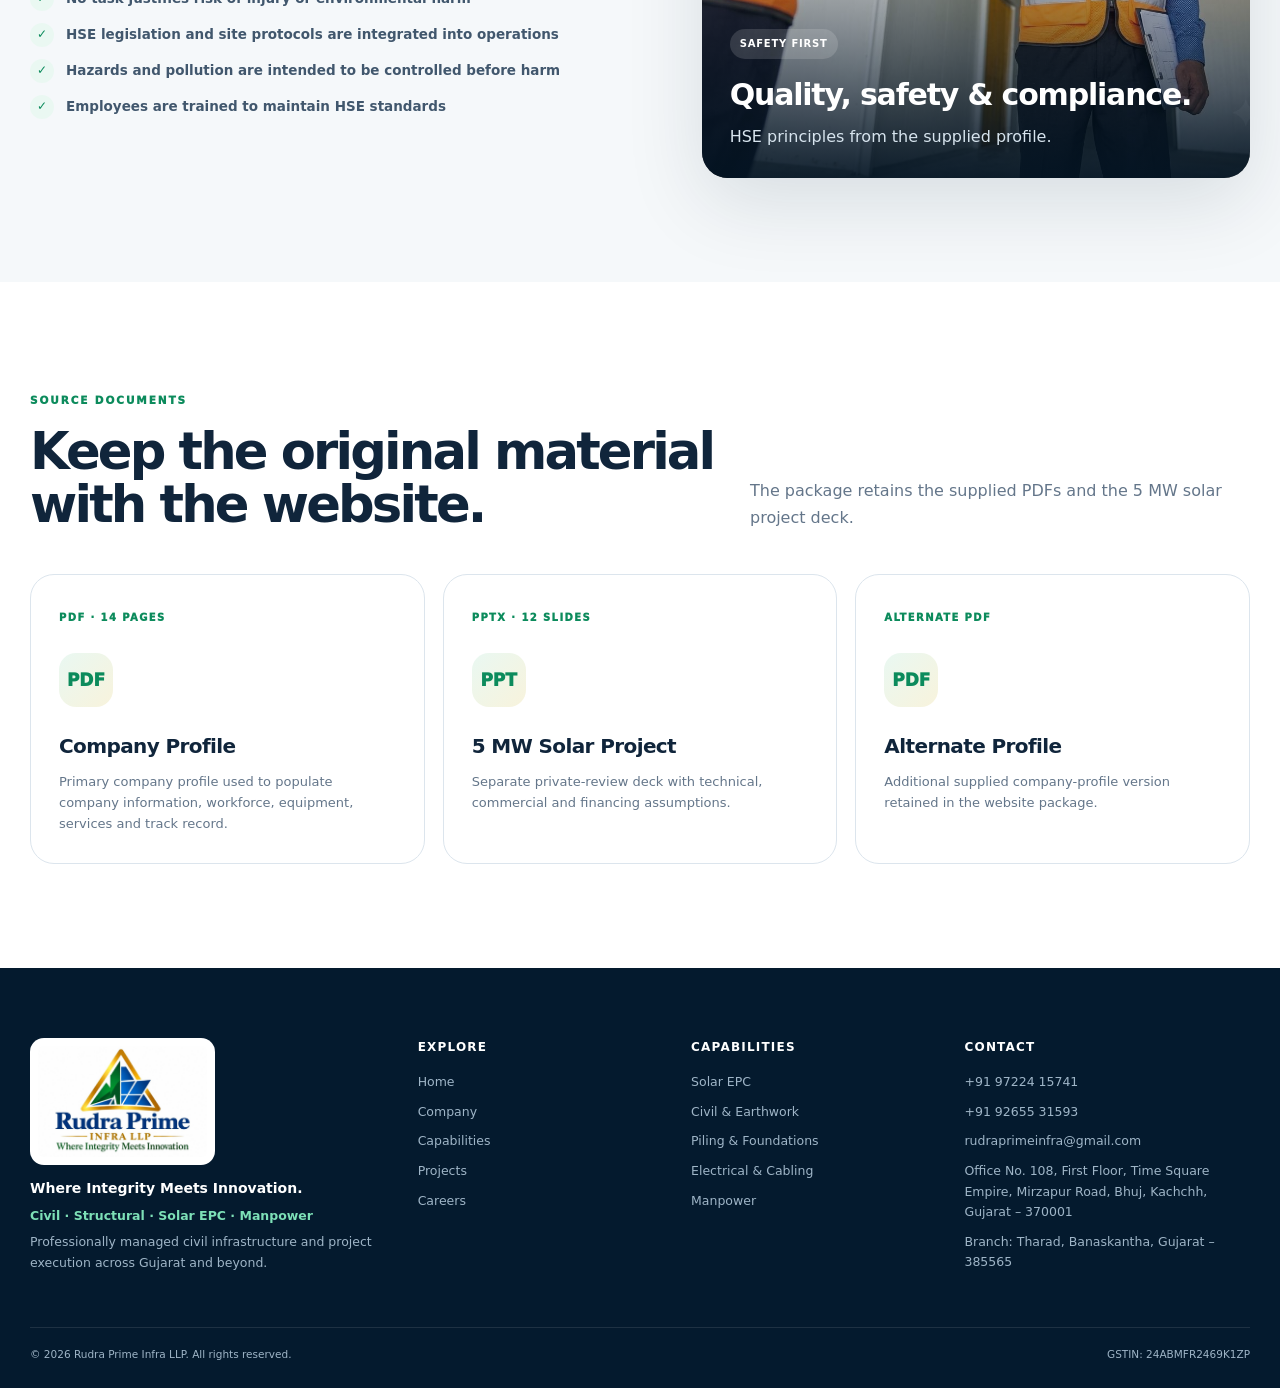
<file: pages/about.html>
<!doctype html><html lang="en"><head><meta charset="utf-8"><meta name="viewport" content="width=device-width,initial-scale=1"><title>Company | Rudra Prime Infra LLP</title><meta name="description" content="Company profile, workforce, equipment, philosophy and HSE approach of Rudra Prime Infra LLP."><meta name="theme-color" content="#061a31"><link rel="icon" href="../assets/img/logo.jpg"><link rel="stylesheet" href="../css/style.css"></head>
<body data-page="about"><div id="site-header"></div>
<section class="page-hero"><div class="container"><span class="breadcrumb">Rudra Prime Infra / Company</span><h1>Company</h1><p>Company identity, strategy, people, equipment and execution philosophy.</p></div></section>

<section class="section"><div class="container about-grid"><div class="info-card reveal"><span class="eyebrow">At a glance</span><h3>Company snapshot</h3><div class="info-list"><div class="info-row"><b>Legal name</b><span>Rudra Prime Infra LLP</span></div><div class="info-row"><b>Constitution</b><span>Limited Liability Partnership</span></div><div class="info-row"><b>GSTIN</b><span>24ABMFR2469K1ZP</span></div><div class="info-row"><b>Registered office</b><span>Office No. 108, First Floor, Time Square Empire, Mirzapur Road, Bhuj, Kachchh, Gujarat – 370001, India</span></div><div class="info-row"><b>Branch office</b><span>Tharad, Banaskantha, Gujarat – 385565, India</span></div><div class="info-row"><b>Core focus</b><span>Civil, Structural & Solar EPC — with Manpower Supply</span></div><div class="info-row"><b>Phone</b><span>+91 97224 15741 / +91 92655 31593</span></div><div class="info-row"><b>Email</b><span>rudraprimeinfra@gmail.com</span></div></div></div><div class="reveal"><span class="eyebrow">Strategy & vision</span><h2>Professional execution with technical discipline.</h2><p style="color:var(--muted)">The supplied profile describes Rudra Prime Infra LLP as a professionally managed civil infrastructure and project-execution firm delivering end-to-end solutions across civil construction, structural engineering, road & earthwork, solar EPC support and skilled manpower deployment.</p><p style="color:var(--muted)">The stated vision is to be a trusted, integrity-led infrastructure partner recognised for disciplined execution and lasting client relationships across India. The stated mission is to deliver civil, structural and manpower-driven projects with transparency, technical rigour and commitment to timelines.</p><div class="check-list"><div class="check"><b>✓</b><span>Exceed client expectations for quality on every project</span></div><div class="check"><b>✓</b><span>Cost-effective, efficient delivery without compromising workmanship</span></div><div class="check"><b>✓</b><span>Continual upskilling of workforce and site teams</span></div><div class="check"><b>✓</b><span>Rigorous project monitoring and site supervision</span></div><div class="check"><b>✓</b><span>Protect the environment across project locations</span></div><div class="check"><b>✓</b><span>High standards of occupational health & safety</span></div></div></div></div></section>

<section class="section alt"><div class="container section-head reveal"><div><span class="eyebrow">Our people</span><h2>Site-ready workforce structure.</h2></div><p>The 14-page company profile states a total workforce strength of 99+ across engineering, supervision, QA/QC, safety, operations and field labour.</p></div><div class="container team-grid"><div class="team-card reveal"><strong>5</strong><span>Engineers</span></div><div class="team-card reveal"><strong>7</strong><span>Supervisors</span></div><div class="team-card reveal"><strong>2</strong><span>HR Admin / A/C Officer</span></div><div class="team-card reveal"><strong>1</strong><span>QA/QC Engineer</span></div><div class="team-card reveal"><strong>1</strong><span>Safety In-Charge</span></div><div class="team-card reveal"><strong>6</strong><span>Machine Operators</span></div><div class="team-card reveal"><strong>24</strong><span>Skilled Labour</span></div><div class="team-card reveal"><strong>41</strong><span>Unskilled Labour</span></div><div class="team-card reveal"><strong>2</strong><span>Electrician / Fitter / Helper</span></div><div class="team-card reveal"><strong>8</strong><span>Drivers</span></div><div class="team-card reveal"><strong>2</strong><span>Office Boy</span></div><div class="team-card reveal"><strong>99+</strong><span>Total workforce strength</span></div></div></section>

<section class="section"><div class="container section-head reveal"><div><span class="eyebrow">Our fleet</span><h2>Dedicated tools & machinery.</h2></div><p>The supplied company profile says the company owns and operates machinery, tools and tackles for civil, foundation and earthwork execution.</p></div><div class="container project-table reveal"><table><thead><tr><th>Equipment</th><th>Qty.</th><th>Equipment</th><th>Qty.</th></tr></thead><tbody><tr><td>Ajex Machine</td><td>2</td><td>Mixture Machine</td><td>3</td></tr><tr><td>JCB 3DX</td><td>2</td><td>Mini Batching Concrete Plant</td><td>1</td></tr><tr><td>Augor Machine</td><td>2</td><td>DTH</td><td>1</td></tr><tr><td>Water Tanker</td><td>3</td><td>Vibrator Machine</td><td>5</td></tr><tr><td>Welding Machine</td><td>4</td><td>Grinder Machine</td><td>6</td></tr><tr><td>Hydra Crane (12–14 Ton)</td><td>1</td><td>Chipping Machine</td><td>3</td></tr><tr><td>Tripper Hywa</td><td>2</td><td>Steel Cutter</td><td>5</td></tr><tr><td>Mahindra Bolero Camper</td><td>2</td><td>Trolley</td><td>1</td></tr><tr><td>Tractor</td><td>1</td><td>—</td><td>—</td></tr></tbody></table></div></section>

<section class="section alt"><div class="container grid-2"><div class="reveal"><span class="eyebrow">HSE & quality</span><h2>Safety first, built into the project system.</h2><p style="color:var(--muted);margin-top:20px">The company profile states that Rudra Prime Infra is committed to a safe and healthy workplace and to protecting the environment and community.</p><div class="check-list"><div class="check"><b>✓</b><span>All accidents are treated as preventable in the stated safety philosophy</span></div><div class="check"><b>✓</b><span>No task justifies risk of injury or environmental harm</span></div><div class="check"><b>✓</b><span>HSE legislation and site protocols are integrated into operations</span></div><div class="check"><b>✓</b><span>Hazards and pollution are intended to be controlled before harm</span></div><div class="check"><b>✓</b><span>Employees are trained to maintain HSE standards</span></div></div></div><div class="feature-photo reveal"><img src="../assets/img/safety-team.jpg" alt="Safety team"><div class="feature-caption"><span class="pill dark">Safety first</span><h3>Quality, safety & compliance.</h3><p>HSE principles from the supplied profile.</p></div></div></div></section>

<section class="section"><div class="container section-head reveal"><div><span class="eyebrow">Source documents</span><h2>Keep the original material with the website.</h2></div><p>The package retains the supplied PDFs and the 5 MW solar project deck.</p></div><div class="container grid-3"><a class="card service-card reveal" href="../assets/docs/Rudra_Prime_Infra_Company_Profile.pdf"><span class="service-no">PDF · 14 PAGES</span><div class="service-icon">PDF</div><h3>Company Profile</h3><p>Primary company profile used to populate company information, workforce, equipment, services and track record.</p></a><a class="card service-card reveal" href="../assets/docs/5MW_Solar_Power_Project_Gujarat.pptx"><span class="service-no">PPTX · 12 SLIDES</span><div class="service-icon">PPT</div><h3>5 MW Solar Project</h3><p>Separate private-review deck with technical, commercial and financing assumptions.</p></a><a class="card service-card reveal" href="../assets/docs/Rudra_Prime_Infra_Company_Profile_Alternate.pdf"><span class="service-no">ALTERNATE PDF</span><div class="service-icon">PDF</div><h3>Alternate Profile</h3><p>Additional supplied company-profile version retained in the website package.</p></a></div></section>
<div id="site-footer"></div><script src="../js/components.js"></script></body></html>
</file>
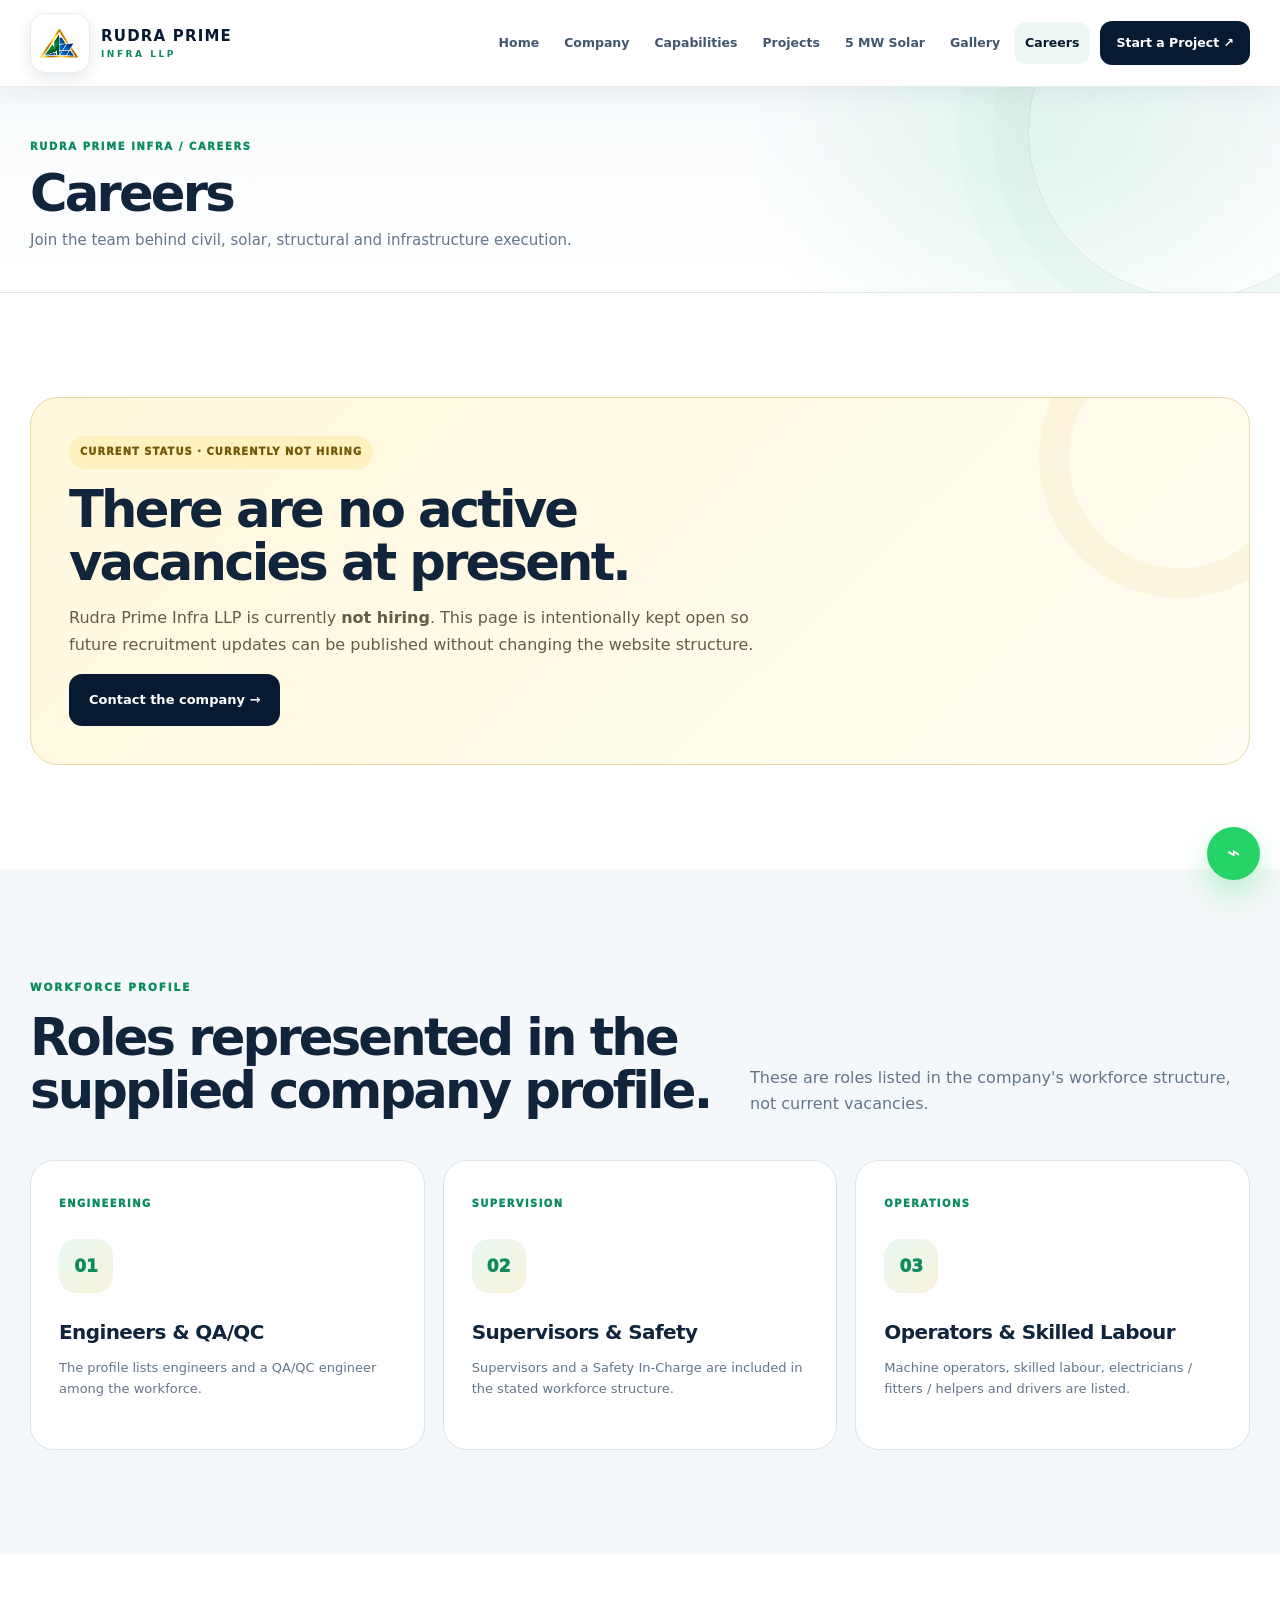
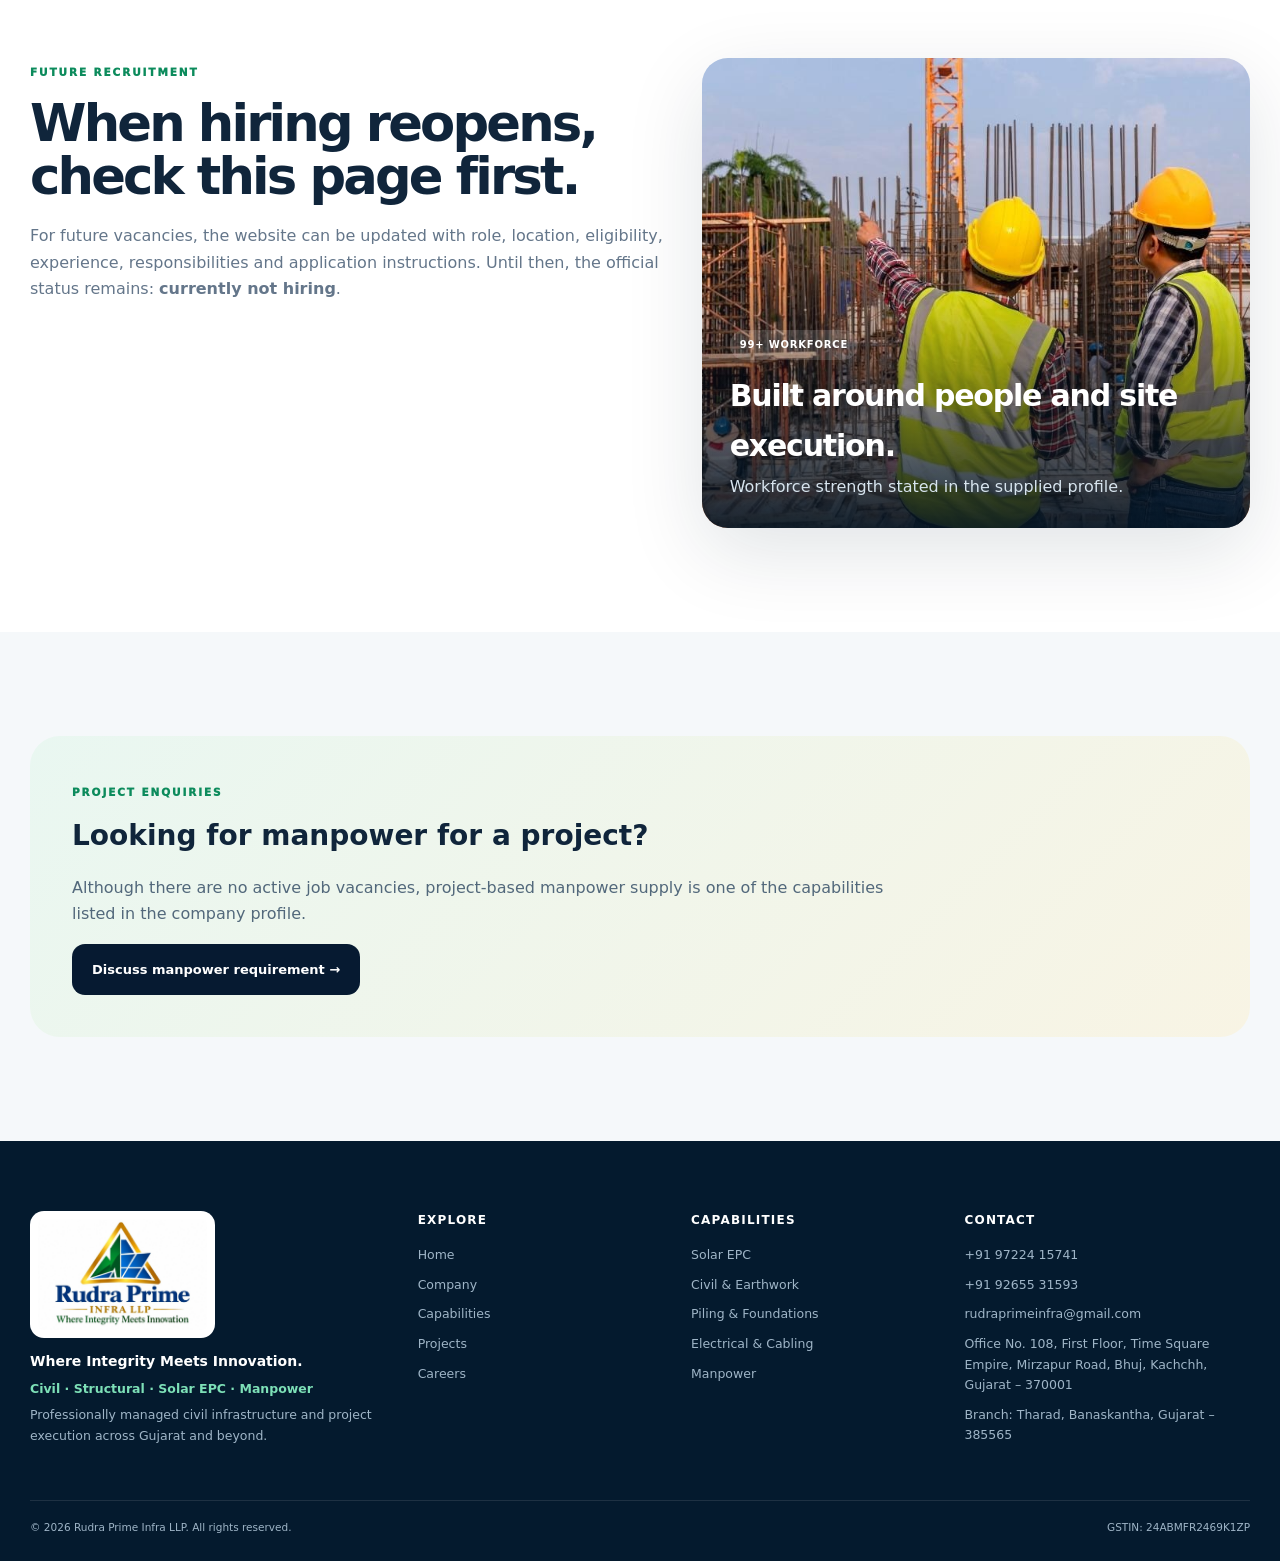
<file: pages/careers.html>
<!doctype html><html lang="en"><head><meta charset="utf-8"><meta name="viewport" content="width=device-width,initial-scale=1"><title>Careers | Rudra Prime Infra LLP</title><meta name="description" content="Careers at Rudra Prime Infra LLP. Current hiring status and workforce roles."><meta name="theme-color" content="#061a31"><link rel="icon" href="../assets/img/logo.jpg"><link rel="stylesheet" href="../css/style.css"></head>
<body data-page="careers"><div id="site-header"></div><section class="page-hero"><div class="container"><span class="breadcrumb">Rudra Prime Infra / Careers</span><h1>Careers</h1><p>Join the team behind civil, solar, structural and infrastructure execution.</p></div></section>
<section class="section"><div class="container"><div class="status-card reveal"><span class="status-badge">Current status · Currently not hiring</span><h2>There are no active vacancies at present.</h2><p>Rudra Prime Infra LLP is currently <strong>not hiring</strong>. This page is intentionally kept open so future recruitment updates can be published without changing the website structure.</p><a class="btn btn-dark" href="../pages/contact.html">Contact the company →</a></div></div></section>
<section class="section alt"><div class="container section-head reveal"><div><span class="eyebrow">Workforce profile</span><h2>Roles represented in the supplied company profile.</h2></div><p>These are roles listed in the company's workforce structure, not current vacancies.</p></div><div class="container grid-3"><div class="service-card card reveal"><span class="service-no">ENGINEERING</span><div class="service-icon">01</div><h3>Engineers & QA/QC</h3><p>The profile lists engineers and a QA/QC engineer among the workforce.</p></div><div class="service-card card reveal"><span class="service-no">SUPERVISION</span><div class="service-icon">02</div><h3>Supervisors & Safety</h3><p>Supervisors and a Safety In-Charge are included in the stated workforce structure.</p></div><div class="service-card card reveal"><span class="service-no">OPERATIONS</span><div class="service-icon">03</div><h3>Operators & Skilled Labour</h3><p>Machine operators, skilled labour, electricians / fitters / helpers and drivers are listed.</p></div></div></section>
<section class="section"><div class="container grid-2"><div class="reveal"><span class="eyebrow">Future recruitment</span><h2>When hiring reopens, check this page first.</h2><p style="color:var(--muted);margin-top:20px">For future vacancies, the website can be updated with role, location, eligibility, experience, responsibilities and application instructions. Until then, the official status remains: <strong>currently not hiring</strong>.</p></div><div class="feature-photo reveal"><img src="../assets/img/team-site.jpg" alt="Rudra Prime site workforce"><div class="feature-caption"><span class="pill dark">99+ workforce</span><h3>Built around people and site execution.</h3><p>Workforce strength stated in the supplied profile.</p></div></div></div></section>
<section class="section alt"><div class="container callout reveal"><span class="eyebrow">Project enquiries</span><h3>Looking for manpower for a project?</h3><p>Although there are no active job vacancies, project-based manpower supply is one of the capabilities listed in the company profile.</p><a class="btn btn-dark" href="../pages/contact.html">Discuss manpower requirement →</a></div></section>
<div id="site-footer"></div><script src="../js/components.js"></script></body></html>
</file>
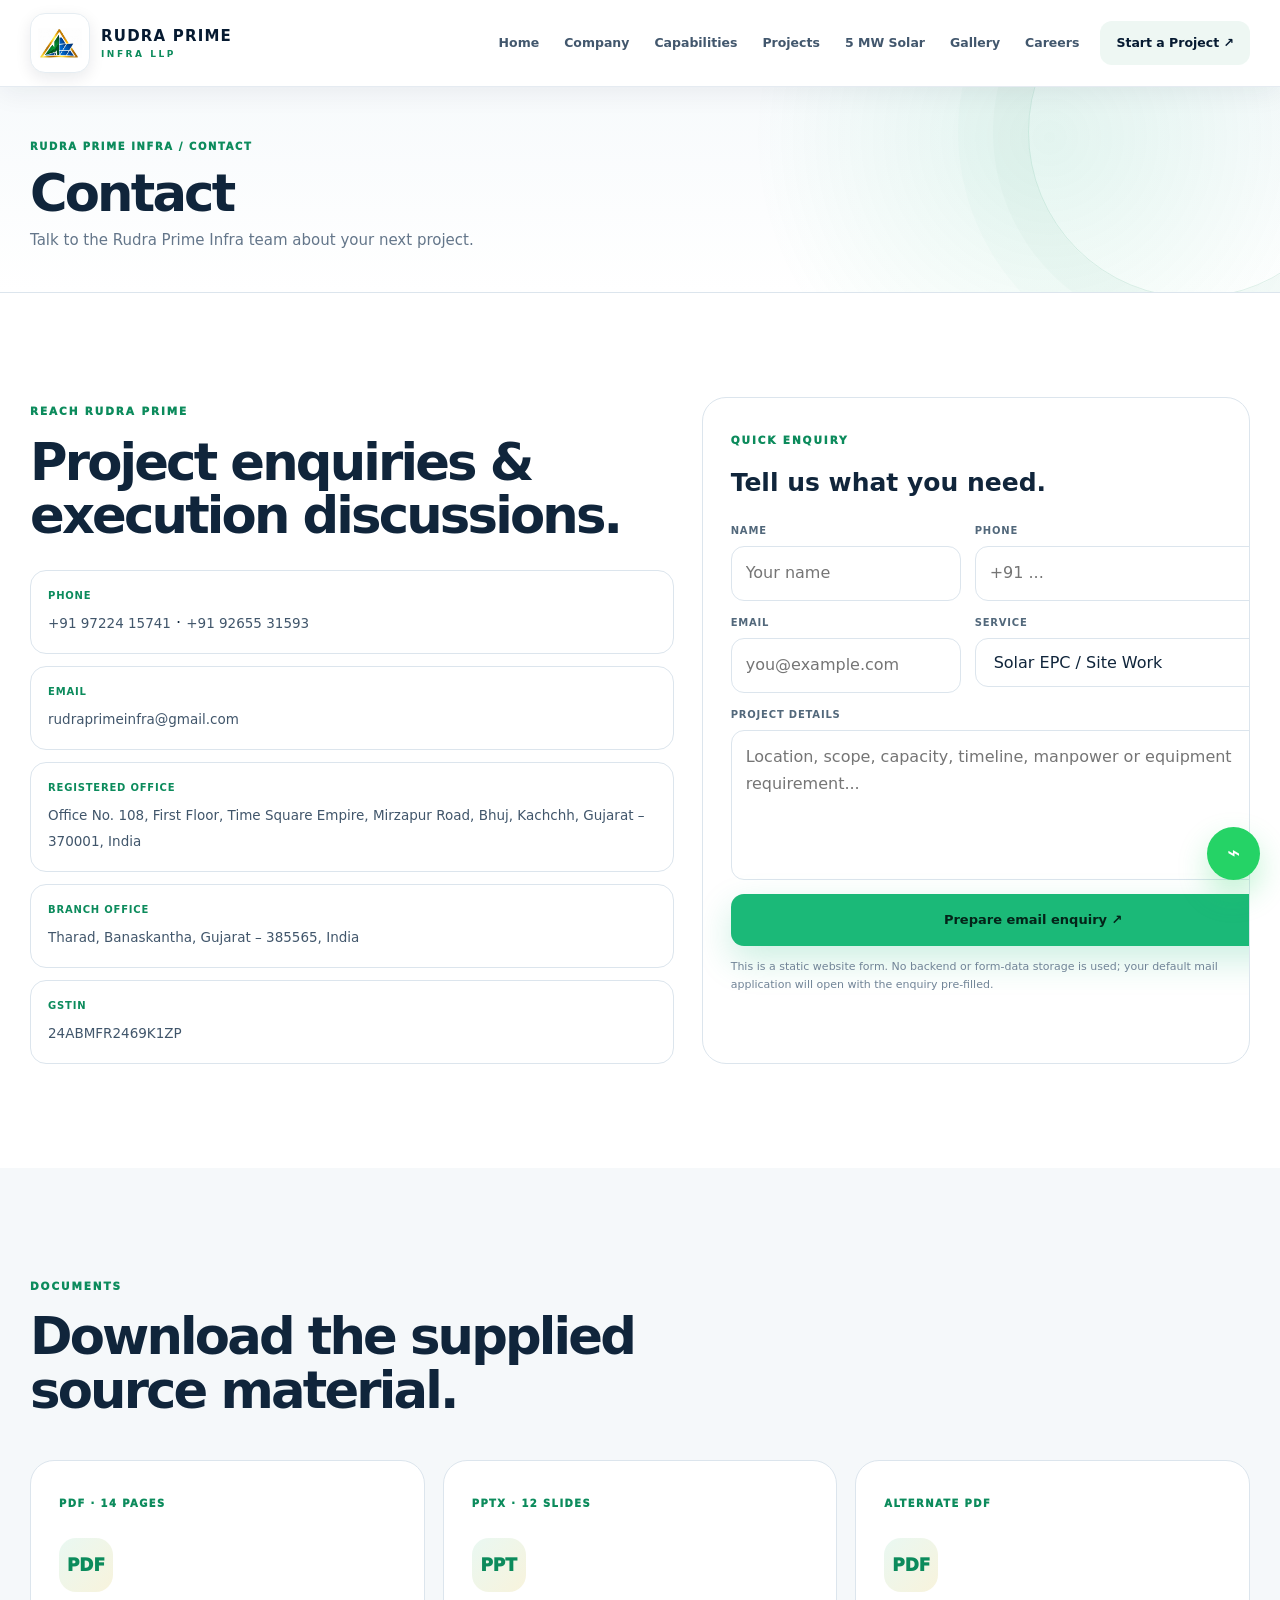
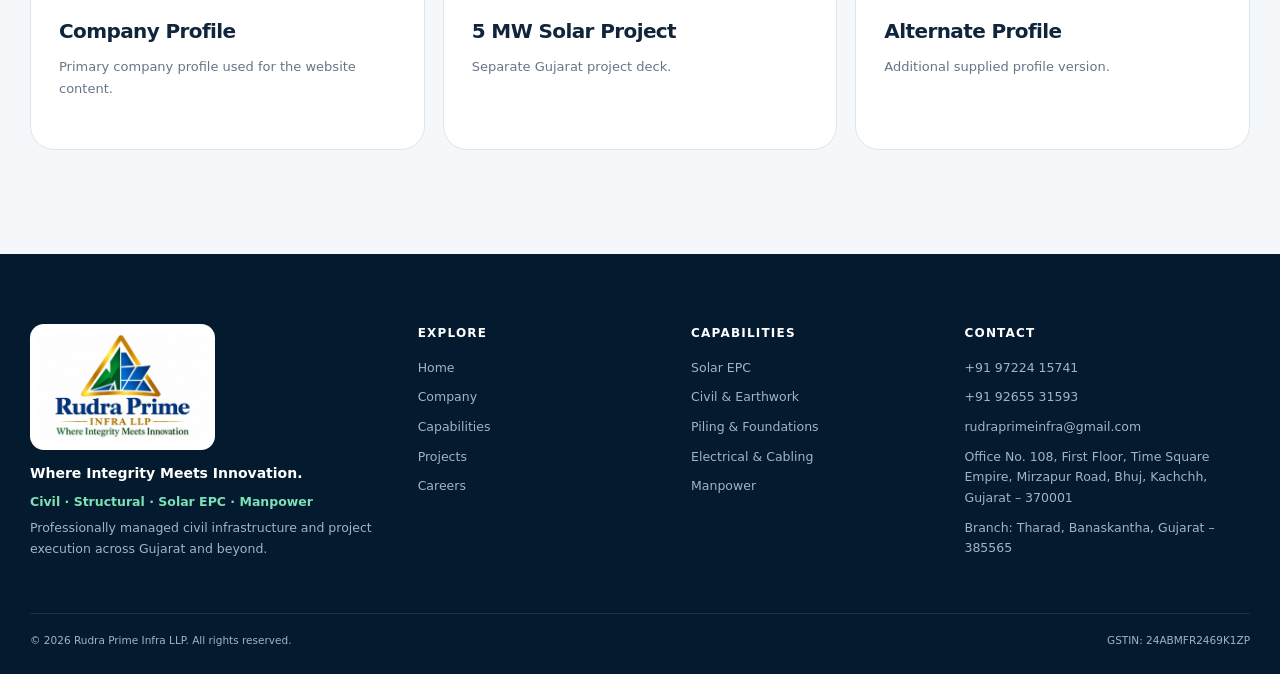
<file: pages/contact.html>
<!doctype html><html lang="en"><head><meta charset="utf-8"><meta name="viewport" content="width=device-width,initial-scale=1"><title>Contact | Rudra Prime Infra LLP</title><meta name="description" content="Contact Rudra Prime Infra LLP for civil, structural, solar EPC, piling, electrical, manpower and project execution enquiries."><meta name="theme-color" content="#061a31"><link rel="icon" href="../assets/img/logo.jpg"><link rel="stylesheet" href="../css/style.css"></head>
<body data-page="contact"><div id="site-header"></div><section class="page-hero"><div class="container"><span class="breadcrumb">Rudra Prime Infra / Contact</span><h1>Contact</h1><p>Talk to the Rudra Prime Infra team about your next project.</p></div></section>
<section class="section"><div class="container grid-2"><div class="reveal"><span class="eyebrow">Reach Rudra Prime</span><h2>Project enquiries & execution discussions.</h2><div class="contact-box" style="margin-top:28px"><div class="contact-item"><b>Phone</b><a href="tel:+919722415741">+91 97224 15741</a> · <a href="tel:+919265531593">+91 92655 31593</a></div><div class="contact-item"><b>Email</b><a href="mailto:rudraprimeinfra@gmail.com">rudraprimeinfra@gmail.com</a></div><div class="contact-item"><b>Registered office</b><span>Office No. 108, First Floor, Time Square Empire, Mirzapur Road, Bhuj, Kachchh, Gujarat – 370001, India</span></div><div class="contact-item"><b>Branch office</b><span>Tharad, Banaskantha, Gujarat – 385565, India</span></div><div class="contact-item"><b>GSTIN</b><span>24ABMFR2469K1ZP</span></div></div></div><div class="card" style="padding:28px"><span class="eyebrow">Quick enquiry</span><h3 style="font-size:25px;margin:9px 0 20px">Tell us what you need.</h3><form id="contactForm"><div class="form-grid"><div class="field"><label>Name</label><input id="name" required placeholder="Your name"></div><div class="field"><label>Phone</label><input id="phone" required placeholder="+91 ..."></div><div class="field"><label>Email</label><input id="email" type="email" placeholder="you@example.com"></div><div class="field"><label>Service</label><select id="service"><option>Solar EPC / Site Work</option><option>Civil & Infrastructure</option><option>Piling & Foundation</option><option>Road & Earthwork</option><option>Electrical & Cabling</option><option>Structural Steel</option><option>Project Management / Site Supervision</option><option>Manpower Supply</option><option>Other</option></select></div><div class="field full"><label>Project details</label><textarea id="message" required placeholder="Location, scope, capacity, timeline, manpower or equipment requirement..."></textarea></div><div class="field full"><button class="btn btn-primary" type="submit">Prepare email enquiry ↗</button></div></div></form><p class="note" style="margin-top:12px">This is a static website form. No backend or form-data storage is used; your default mail application will open with the enquiry pre-filled.</p></div></div></section>
<section class="section alt"><div class="container section-head reveal"><div><span class="eyebrow">Documents</span><h2>Download the supplied source material.</h2></div></div><div class="container grid-3"><a class="card service-card reveal" href="../assets/docs/Rudra_Prime_Infra_Company_Profile.pdf"><span class="service-no">PDF · 14 PAGES</span><div class="service-icon">PDF</div><h3>Company Profile</h3><p>Primary company profile used for the website content.</p></a><a class="card service-card reveal" href="../assets/docs/5MW_Solar_Power_Project_Gujarat.pptx"><span class="service-no">PPTX · 12 SLIDES</span><div class="service-icon">PPT</div><h3>5 MW Solar Project</h3><p>Separate Gujarat project deck.</p></a><a class="card service-card reveal" href="../assets/docs/Rudra_Prime_Infra_Company_Profile_Alternate.pdf"><span class="service-no">ALTERNATE PDF</span><div class="service-icon">PDF</div><h3>Alternate Profile</h3><p>Additional supplied profile version.</p></a></div></section>
<script>document.addEventListener('DOMContentLoaded',()=>{const form=document.querySelector('#contactForm');if(!form)return;form.addEventListener('submit',e=>{e.preventDefault();const v=id=>document.querySelector(id).value;const body=['Name: '+v('#name'),'Phone: '+v('#phone'),'Email: '+v('#email'),'Service: '+v('#service'),'','Project details:',v('#message')].join('\n');window.location.href='mailto:rudraprimeinfra@gmail.com?subject='+encodeURIComponent('Project Enquiry - Rudra Prime Infra')+'&body='+encodeURIComponent(body)})});</script><div id="site-footer"></div><script src="../js/components.js"></script></body></html>
</file>
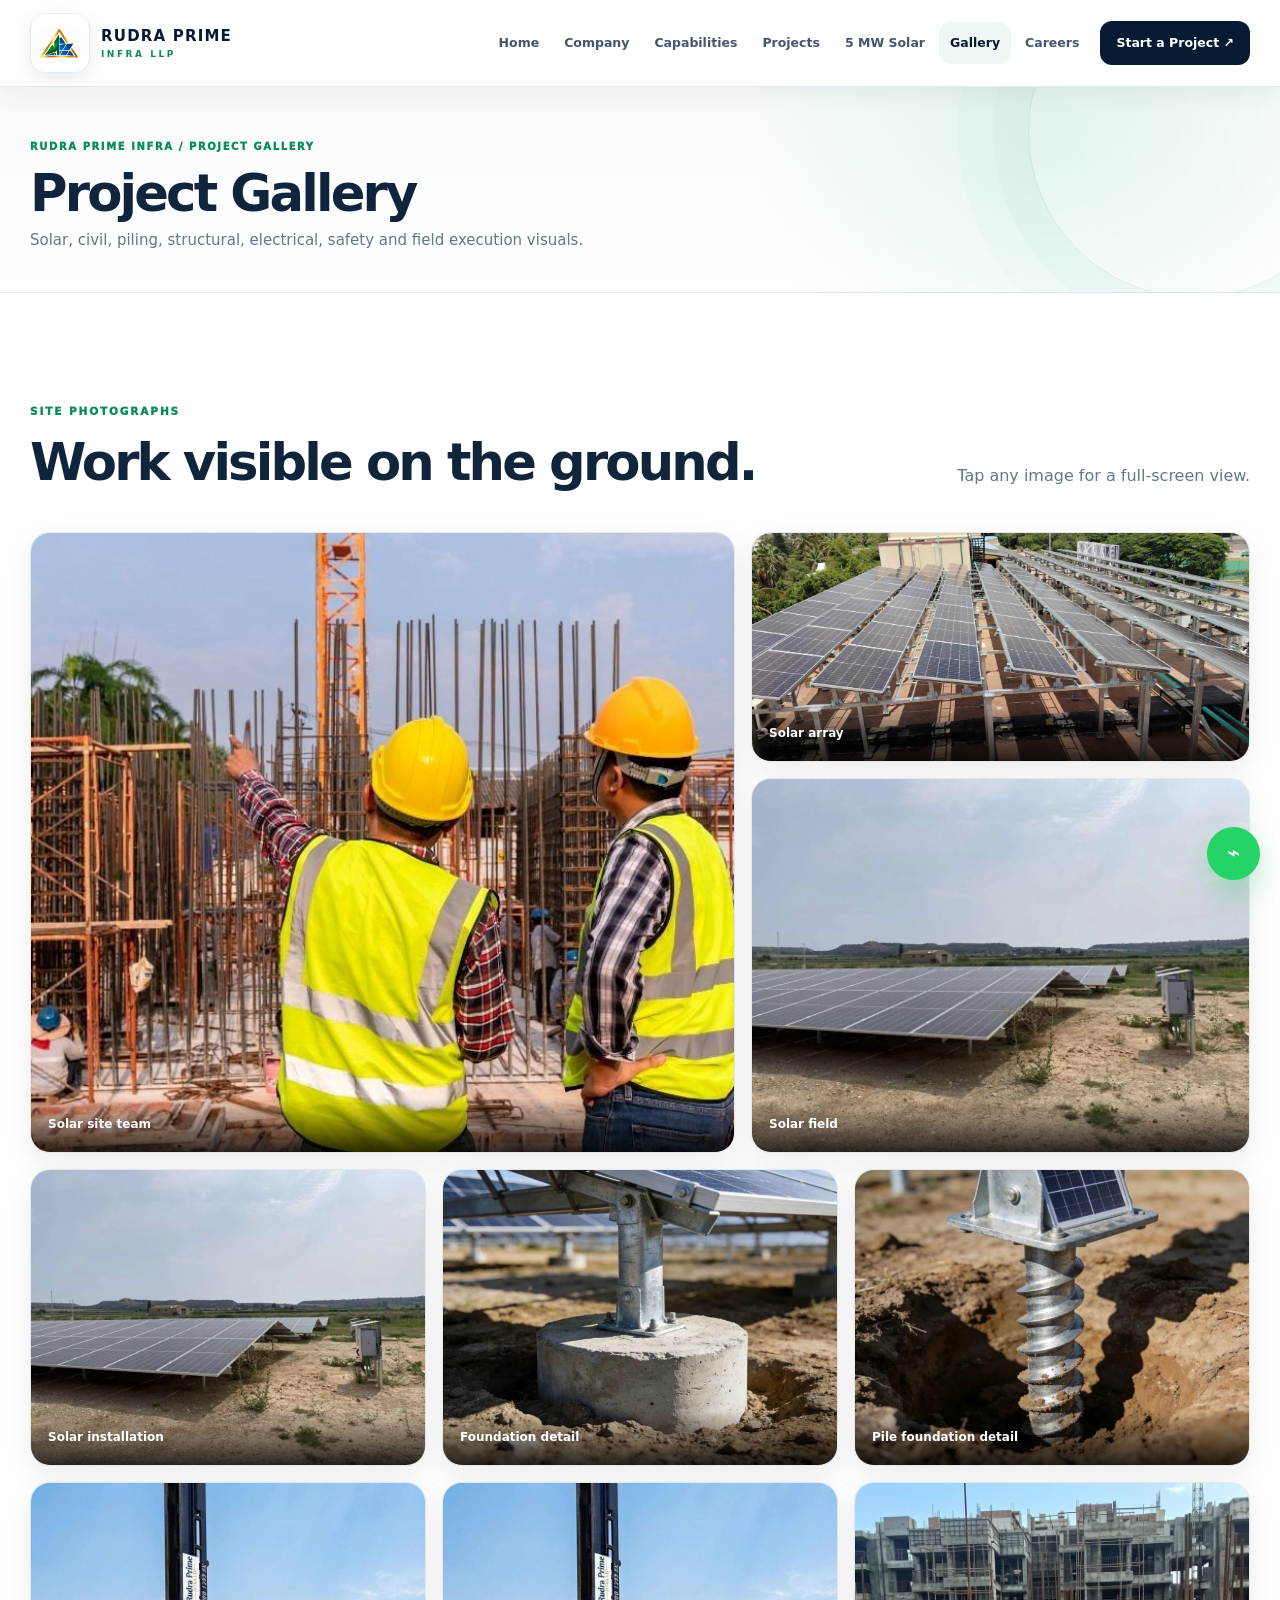
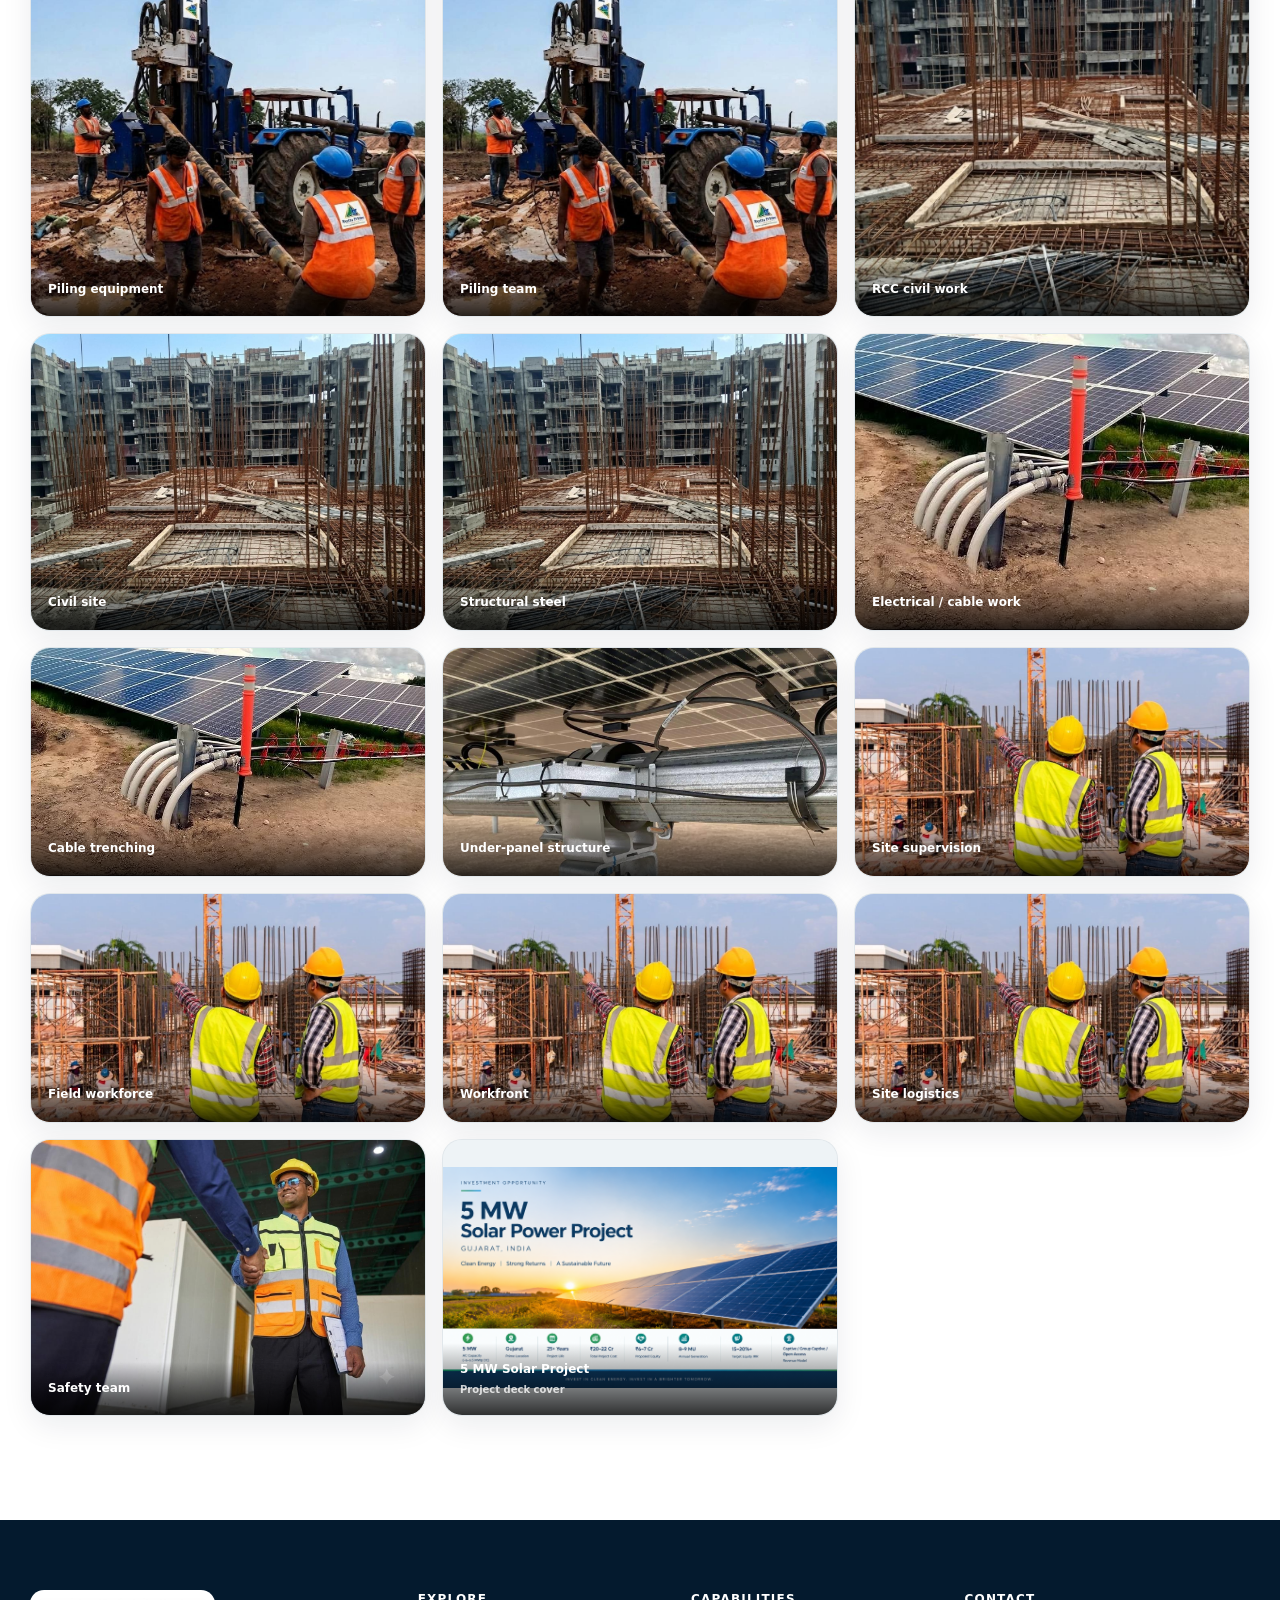
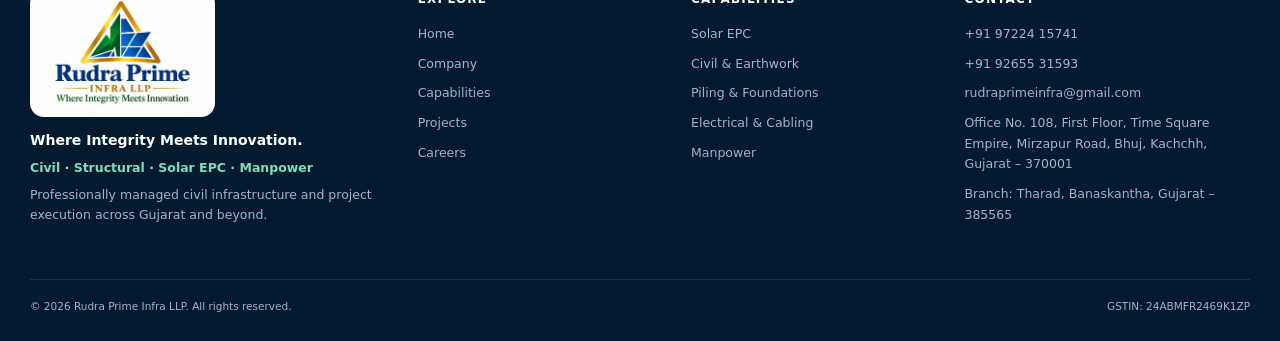
<file: pages/gallery.html>
<!doctype html><html lang="en"><head><meta charset="utf-8"><meta name="viewport" content="width=device-width,initial-scale=1"><title>Gallery | Rudra Prime Infra LLP</title><meta name="description" content="Solar, civil, piling, structural, electrical and site execution photographs used across the Rudra Prime Infra website package."><meta name="theme-color" content="#061a31"><link rel="icon" href="../assets/img/logo.jpg"><link rel="stylesheet" href="../css/style.css"></head>
<body data-page="gallery"><div id="site-header"></div><section class="page-hero"><div class="container"><span class="breadcrumb">Rudra Prime Infra / Project Gallery</span><h1>Project Gallery</h1><p>Solar, civil, piling, structural, electrical, safety and field execution visuals.</p></div></section>
<section class="section"><div class="container section-head reveal"><div><span class="eyebrow">Site photographs</span><h2>Work visible on the ground.</h2></div><p>Tap any image for a full-screen view.</p></div><div class="container gallery">
<figure class="reveal"><img data-lightbox src="../assets/img/solar-worker.jpg" alt="Solar site team"><figcaption>Solar site team</figcaption></figure><figure class="reveal"><img data-lightbox src="../assets/img/solar-array.jpg" alt="Solar array"><figcaption>Solar array</figcaption></figure><figure class="reveal"><img data-lightbox src="../assets/img/solar-field.jpg" alt="Solar field"><figcaption>Solar field</figcaption></figure><figure class="reveal"><img data-lightbox src="../assets/img/solar-install.jpg" alt="Solar installation"><figcaption>Solar installation</figcaption></figure><figure class="reveal"><img data-lightbox src="../assets/img/foundation-detail.jpg" alt="Foundation detail"><figcaption>Foundation detail</figcaption></figure><figure class="reveal"><img data-lightbox src="../assets/img/helical-pile.jpg" alt="Pile foundation detail"><figcaption>Pile foundation detail</figcaption></figure><figure class="reveal"><img data-lightbox src="../assets/img/piling.jpg" alt="Piling equipment"><figcaption>Piling equipment</figcaption></figure><figure class="reveal"><img data-lightbox src="../assets/img/piling-team.jpg" alt="Piling team"><figcaption>Piling team</figcaption></figure><figure class="reveal"><img data-lightbox src="../assets/img/civil-pour.jpg" alt="RCC civil work"><figcaption>RCC civil work</figcaption></figure><figure class="reveal"><img data-lightbox src="../assets/img/civil-site.jpg" alt="Civil site"><figcaption>Civil site</figcaption></figure><figure class="reveal"><img data-lightbox src="../assets/img/steel-frame.jpg" alt="Structural steel"><figcaption>Structural steel</figcaption></figure><figure class="reveal"><img data-lightbox src="../assets/img/electrical.jpg" alt="Electrical cable work"><figcaption>Electrical / cable work</figcaption></figure><figure class="reveal"><img data-lightbox src="../assets/img/cable-trench.jpg" alt="Cable trenching"><figcaption>Cable trenching</figcaption></figure><figure class="reveal"><img data-lightbox src="../assets/img/under-panel.jpg" alt="Under-panel structure"><figcaption>Under-panel structure</figcaption></figure><figure class="reveal"><img data-lightbox src="../assets/img/site-team.jpg" alt="Site supervision"><figcaption>Site supervision</figcaption></figure><figure class="reveal"><img data-lightbox src="../assets/img/team-site.jpg" alt="Field workforce"><figcaption>Field workforce</figcaption></figure><figure class="reveal"><img data-lightbox src="../assets/img/workfront.jpg" alt="Workfront"><figcaption>Workfront</figcaption></figure><figure class="reveal"><img data-lightbox src="../assets/img/logistics.jpg" alt="Site logistics"><figcaption>Site logistics</figcaption></figure><figure class="reveal"><img data-lightbox src="../assets/img/safety-team.jpg" alt="Safety team"><figcaption>Safety team</figcaption></figure><figure class="reveal gallery-deck"><img data-lightbox src="../assets/img/5mw-cover.png" alt="5 MW Solar Project deck cover"><figcaption><span>5 MW Solar Project</span><small>Project deck cover</small></figcaption></figure>
</div></section><div class="lightbox" id="lightbox" aria-modal="true" role="dialog"><button id="lightboxClose" aria-label="Close">×</button><img id="lightboxImg" alt=""></div><div id="site-footer"></div><script src="../js/components.js"></script></body></html>
</file>
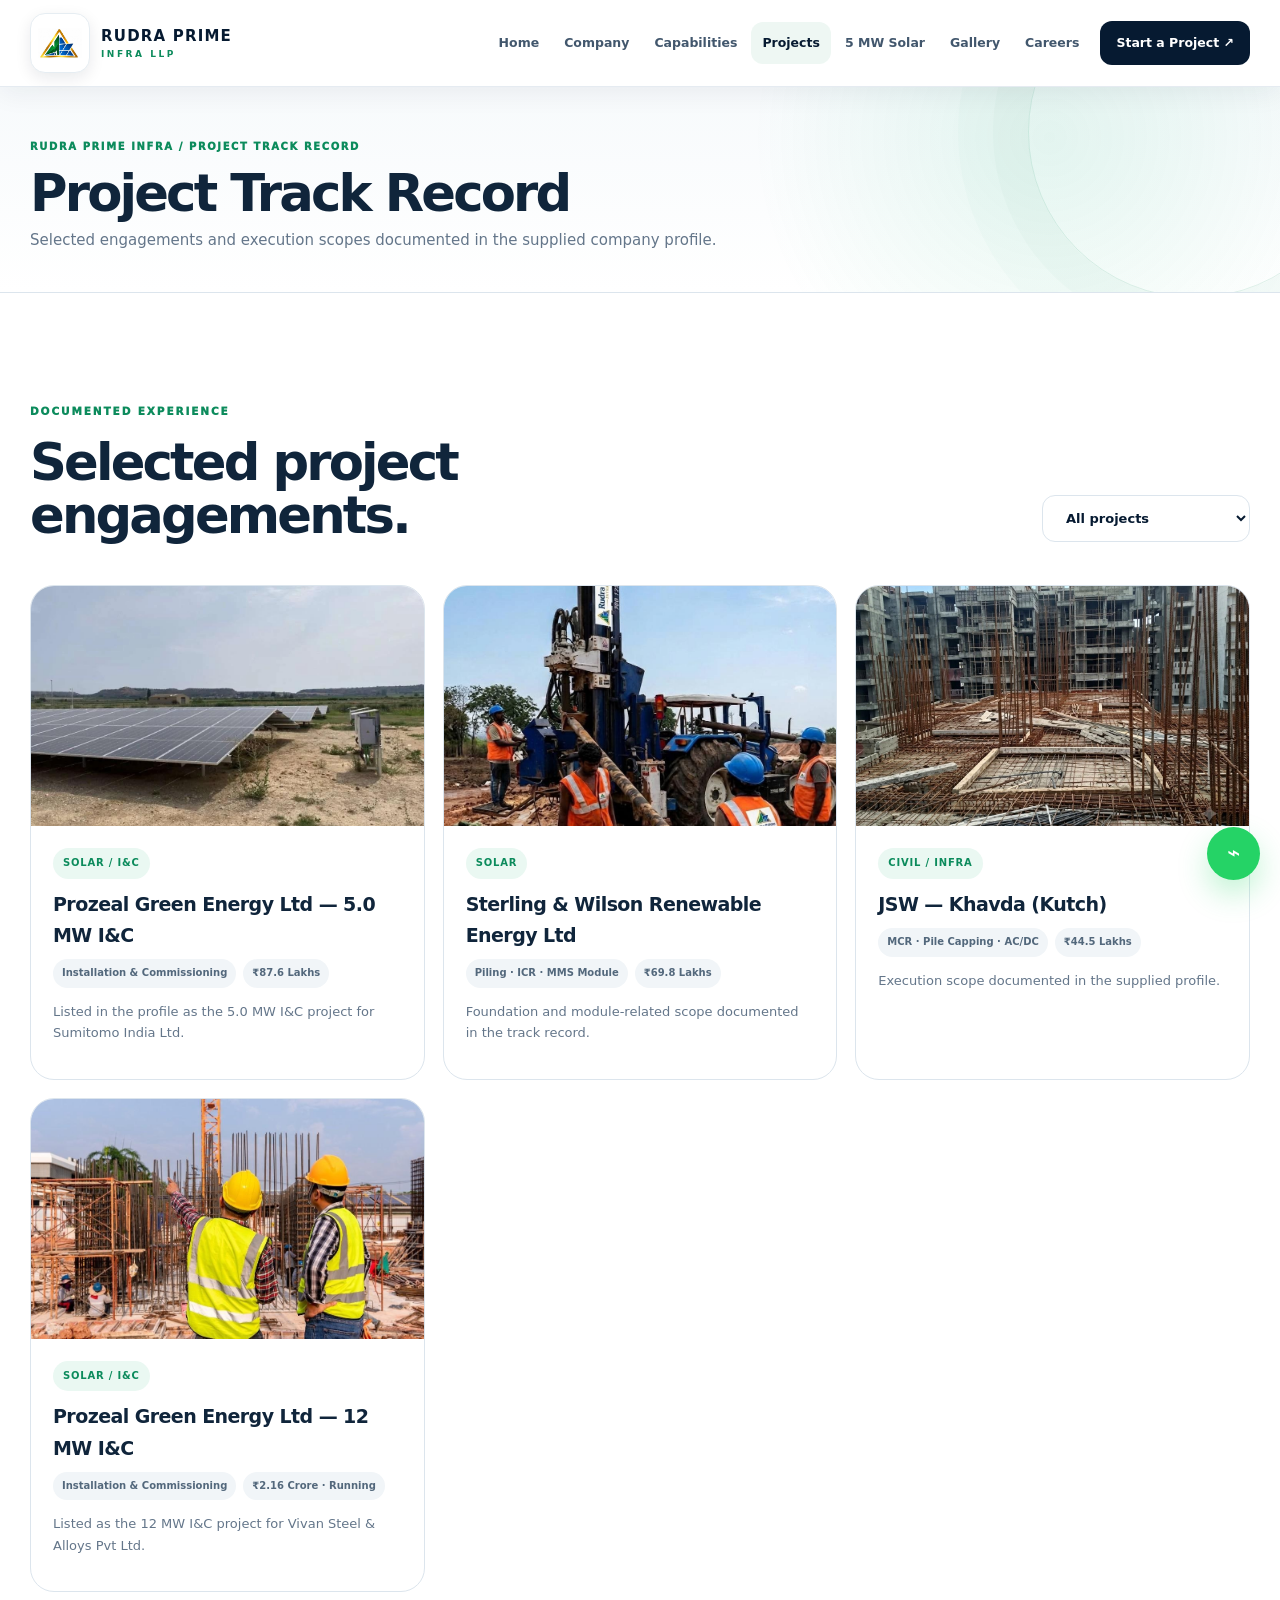
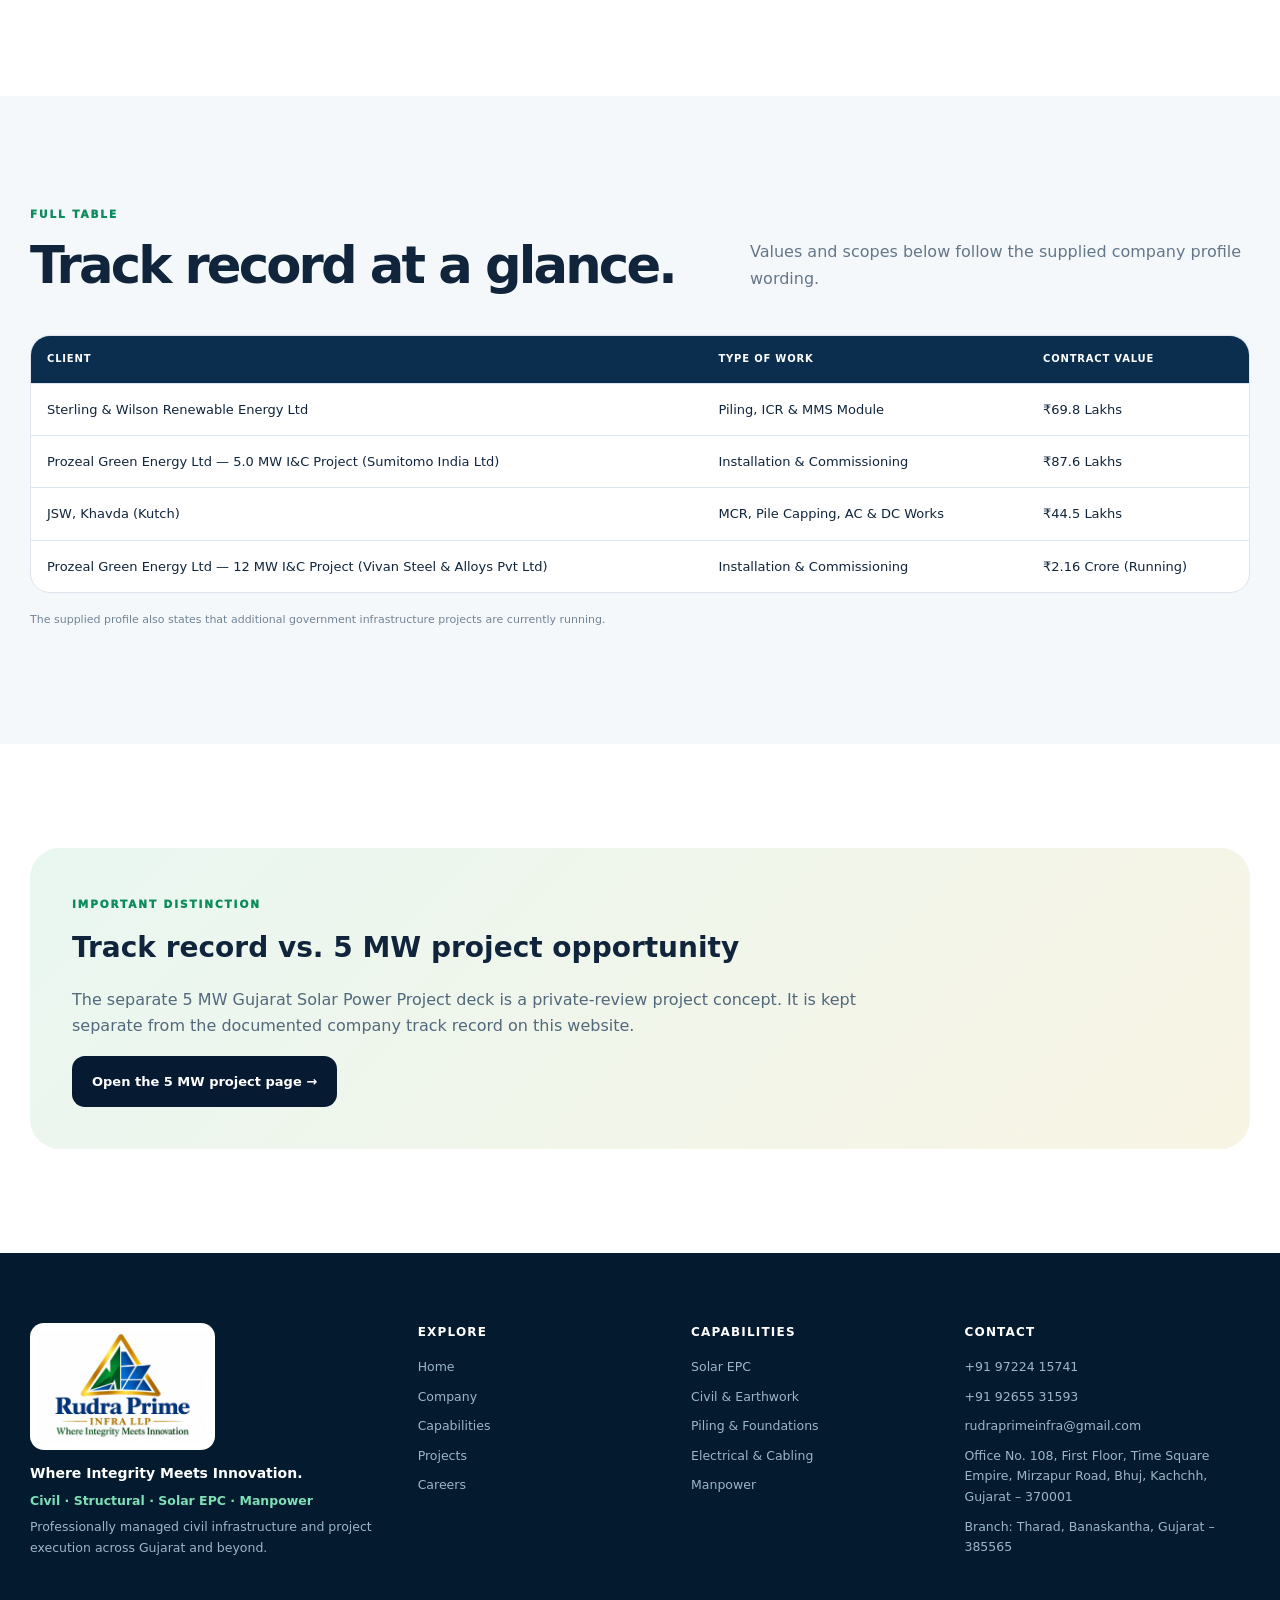
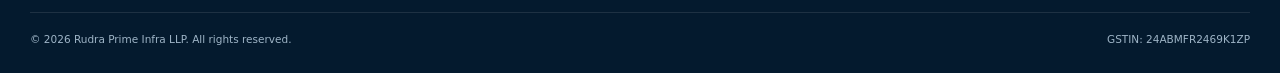
<file: pages/projects.html>
<!doctype html><html lang="en"><head><meta charset="utf-8"><meta name="viewport" content="width=device-width,initial-scale=1"><title>Projects | Rudra Prime Infra LLP</title><meta name="description" content="Selected project engagements, scopes and contract values documented in Rudra Prime Infra LLP's supplied company profile."><meta name="theme-color" content="#061a31"><link rel="icon" href="../assets/img/logo.jpg"><link rel="stylesheet" href="../css/style.css"></head>
<body data-page="projects"><div id="site-header"></div>
<section class="page-hero"><div class="container"><span class="breadcrumb">Rudra Prime Infra / Project Track Record</span><h1>Project Track Record</h1><p>Selected engagements and execution scopes documented in the supplied company profile.</p></div></section>
<section class="section"><div class="container section-head reveal"><div><span class="eyebrow">Documented experience</span><h2>Selected project engagements.</h2></div><select id="projectFilter" class="btn" style="border:1px solid var(--line);background:#fff;color:var(--navy)"><option value="all">All projects</option><option value="solar">Solar / I&C</option><option value="civil">Civil / infrastructure</option></select></div><div class="container grid-3">
<article class="project-card card reveal" data-project-type="solar"><img src="../assets/img/solar-install.jpg" alt="Solar installation"><div class="project-body"><span class="pill">Solar / I&C</span><h3>Prozeal Green Energy Ltd — 5.0 MW I&C</h3><div class="meta"><span>Installation & Commissioning</span><span>₹87.6 Lakhs</span></div><p>Listed in the profile as the 5.0 MW I&C project for Sumitomo India Ltd.</p></div></article>
<article class="project-card card reveal" data-project-type="solar"><img src="../assets/img/piling.jpg" alt="Piling work"><div class="project-body"><span class="pill">Solar</span><h3>Sterling & Wilson Renewable Energy Ltd</h3><div class="meta"><span>Piling · ICR · MMS Module</span><span>₹69.8 Lakhs</span></div><p>Foundation and module-related scope documented in the track record.</p></div></article>
<article class="project-card card reveal" data-project-type="civil"><img src="../assets/img/civil-pour.jpg" alt="Civil foundation"><div class="project-body"><span class="pill">Civil / Infra</span><h3>JSW — Khavda (Kutch)</h3><div class="meta"><span>MCR · Pile Capping · AC/DC</span><span>₹44.5 Lakhs</span></div><p>Execution scope documented in the supplied profile.</p></div></article>
<article class="project-card card reveal" data-project-type="solar"><img src="../assets/img/solar-worker.jpg" alt="Solar site work"><div class="project-body"><span class="pill">Solar / I&C</span><h3>Prozeal Green Energy Ltd — 12 MW I&C</h3><div class="meta"><span>Installation & Commissioning</span><span>₹2.16 Crore · Running</span></div><p>Listed as the 12 MW I&C project for Vivan Steel & Alloys Pvt Ltd.</p></div></article>
</div></section>
<section class="section alt"><div class="container section-head reveal"><div><span class="eyebrow">Full table</span><h2>Track record at a glance.</h2></div><p>Values and scopes below follow the supplied company profile wording.</p></div><div class="container project-table reveal"><table><thead><tr><th>Client</th><th>Type of work</th><th>Contract value</th></tr></thead><tbody><tr><td>Sterling & Wilson Renewable Energy Ltd</td><td>Piling, ICR & MMS Module</td><td>₹69.8 Lakhs</td></tr><tr><td>Prozeal Green Energy Ltd — 5.0 MW I&C Project (Sumitomo India Ltd)</td><td>Installation & Commissioning</td><td>₹87.6 Lakhs</td></tr><tr><td>JSW, Khavda (Kutch)</td><td>MCR, Pile Capping, AC & DC Works</td><td>₹44.5 Lakhs</td></tr><tr><td>Prozeal Green Energy Ltd — 12 MW I&C Project (Vivan Steel & Alloys Pvt Ltd)</td><td>Installation & Commissioning</td><td>₹2.16 Crore (Running)</td></tr></tbody></table></div><div class="container" style="margin-top:18px"><p class="note">The supplied profile also states that additional government infrastructure projects are currently running.</p></div></section>
<section class="section"><div class="container callout reveal"><span class="eyebrow">Important distinction</span><h3>Track record vs. 5 MW project opportunity</h3><p>The separate 5 MW Gujarat Solar Power Project deck is a private-review project concept. It is kept separate from the documented company track record on this website.</p><a class="btn btn-dark" href="solar.html">Open the 5 MW project page →</a></div></section>
<div id="site-footer"></div><script src="../js/components.js"></script></body></html>
</file>
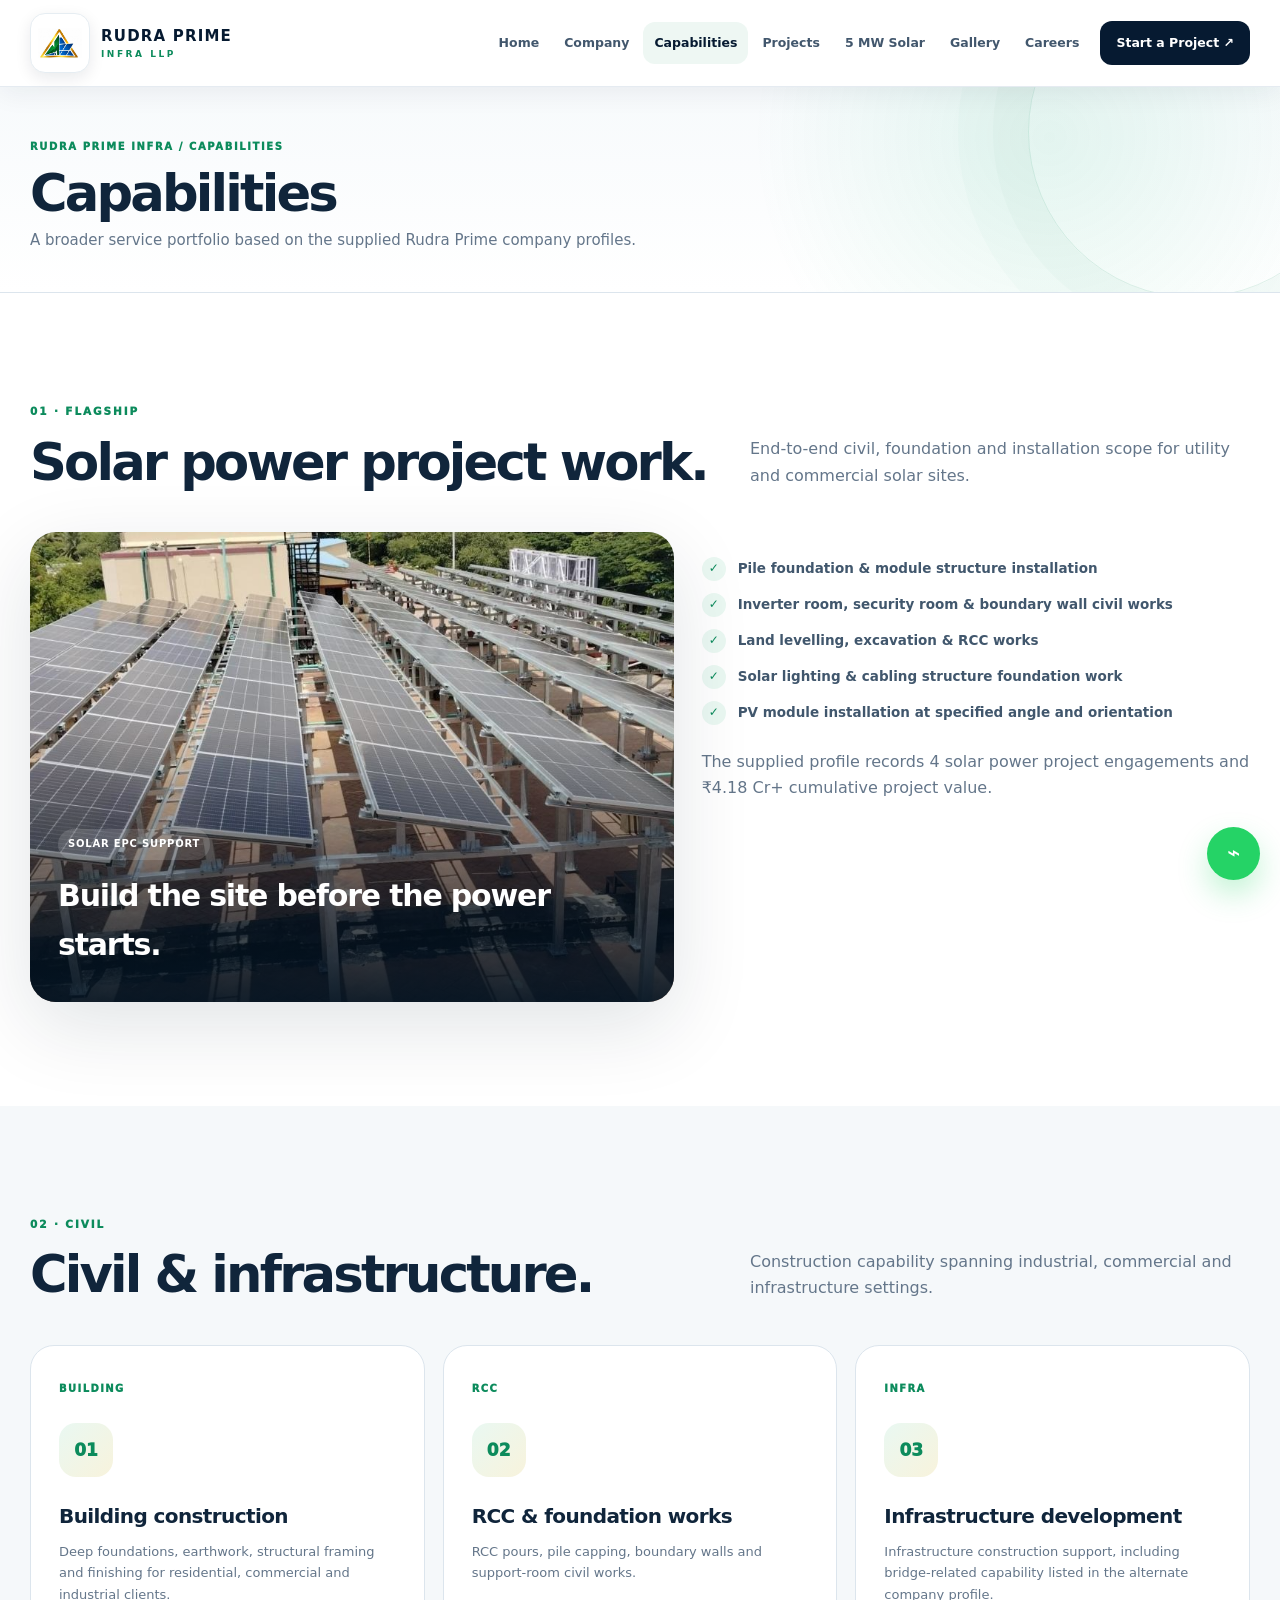
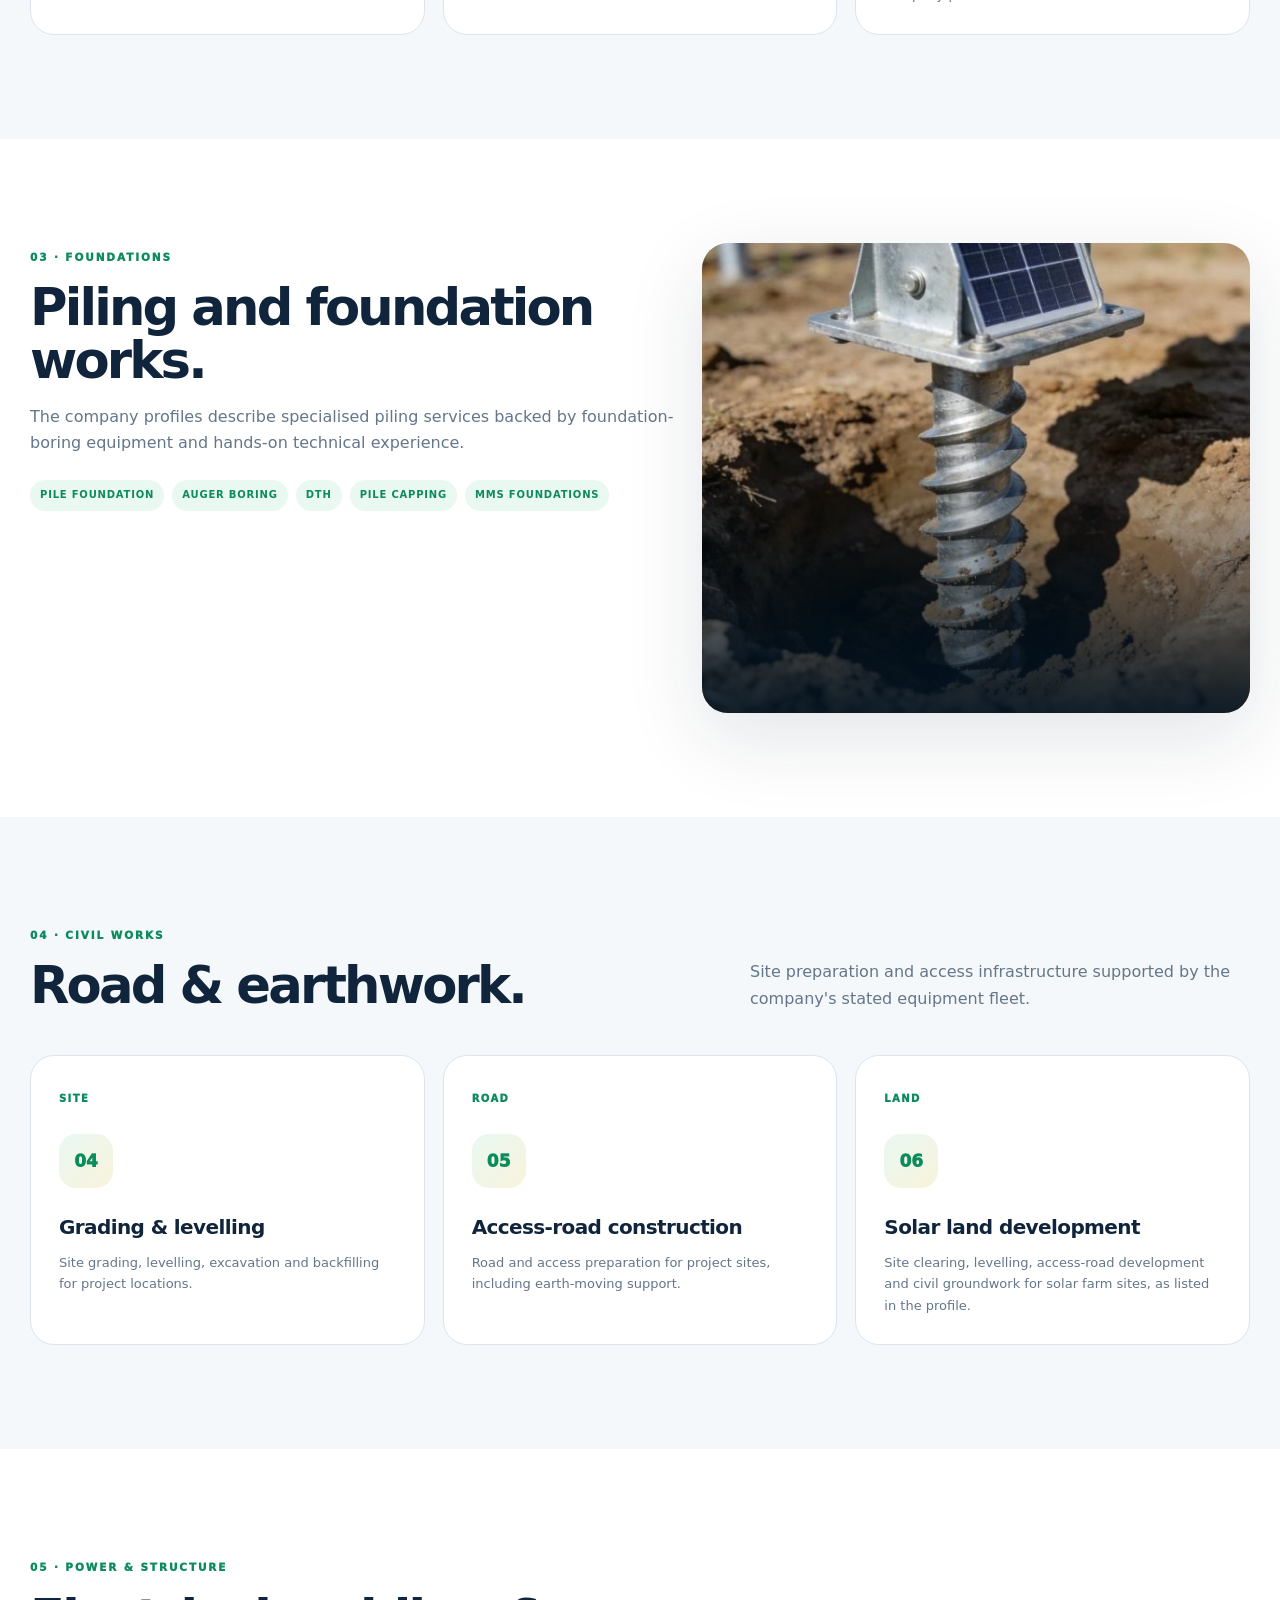
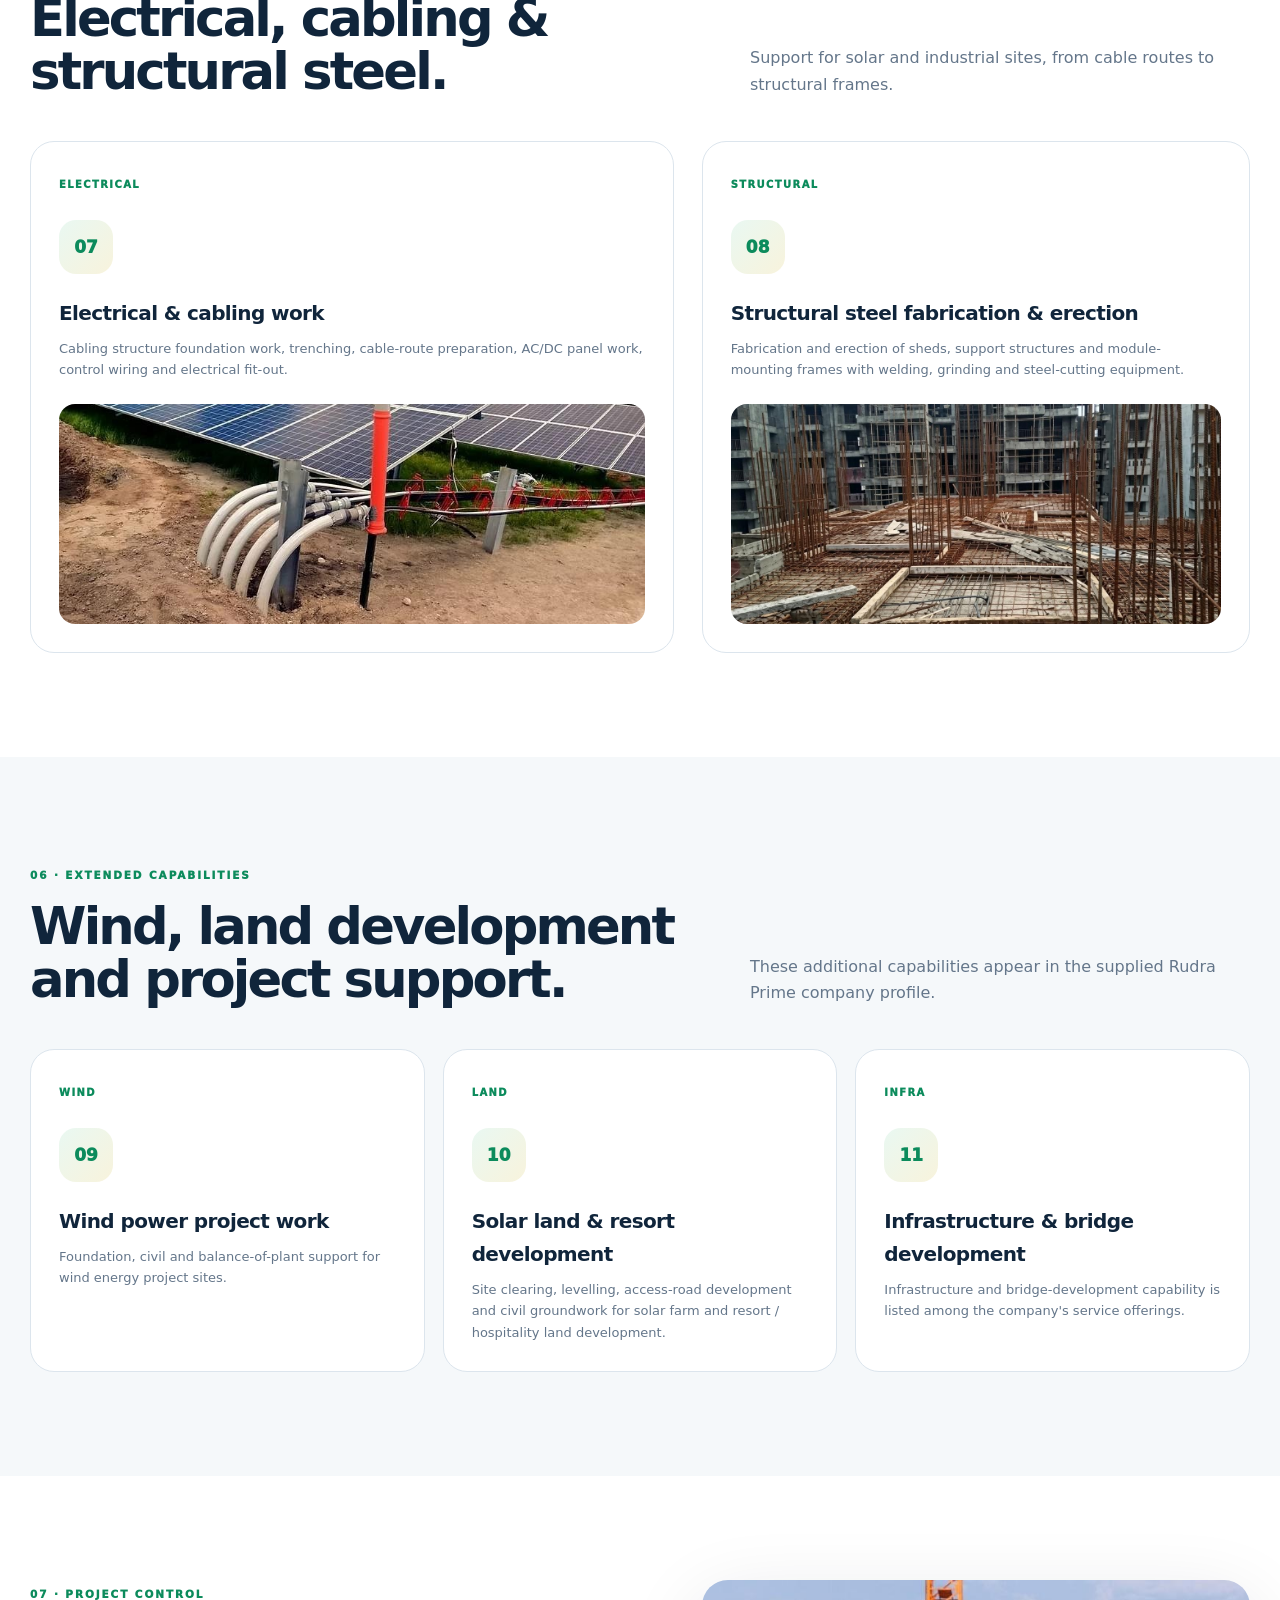
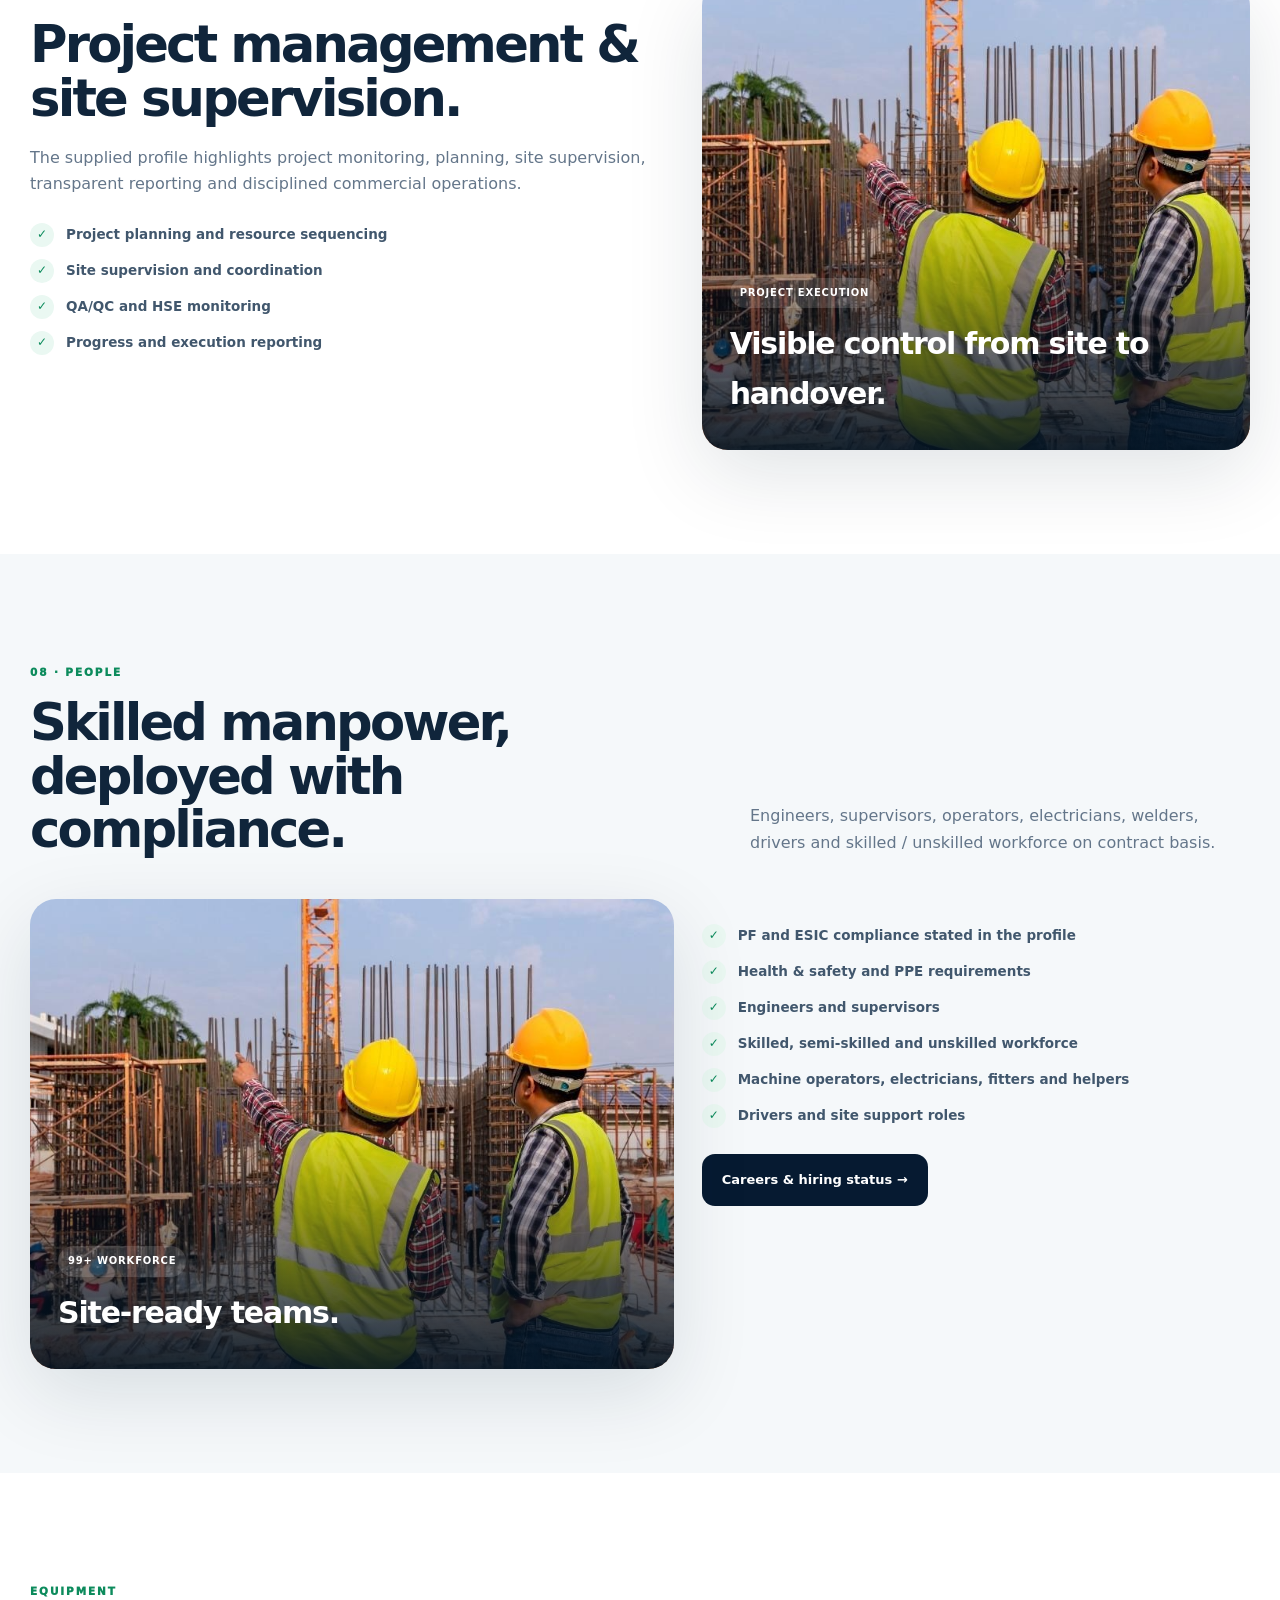
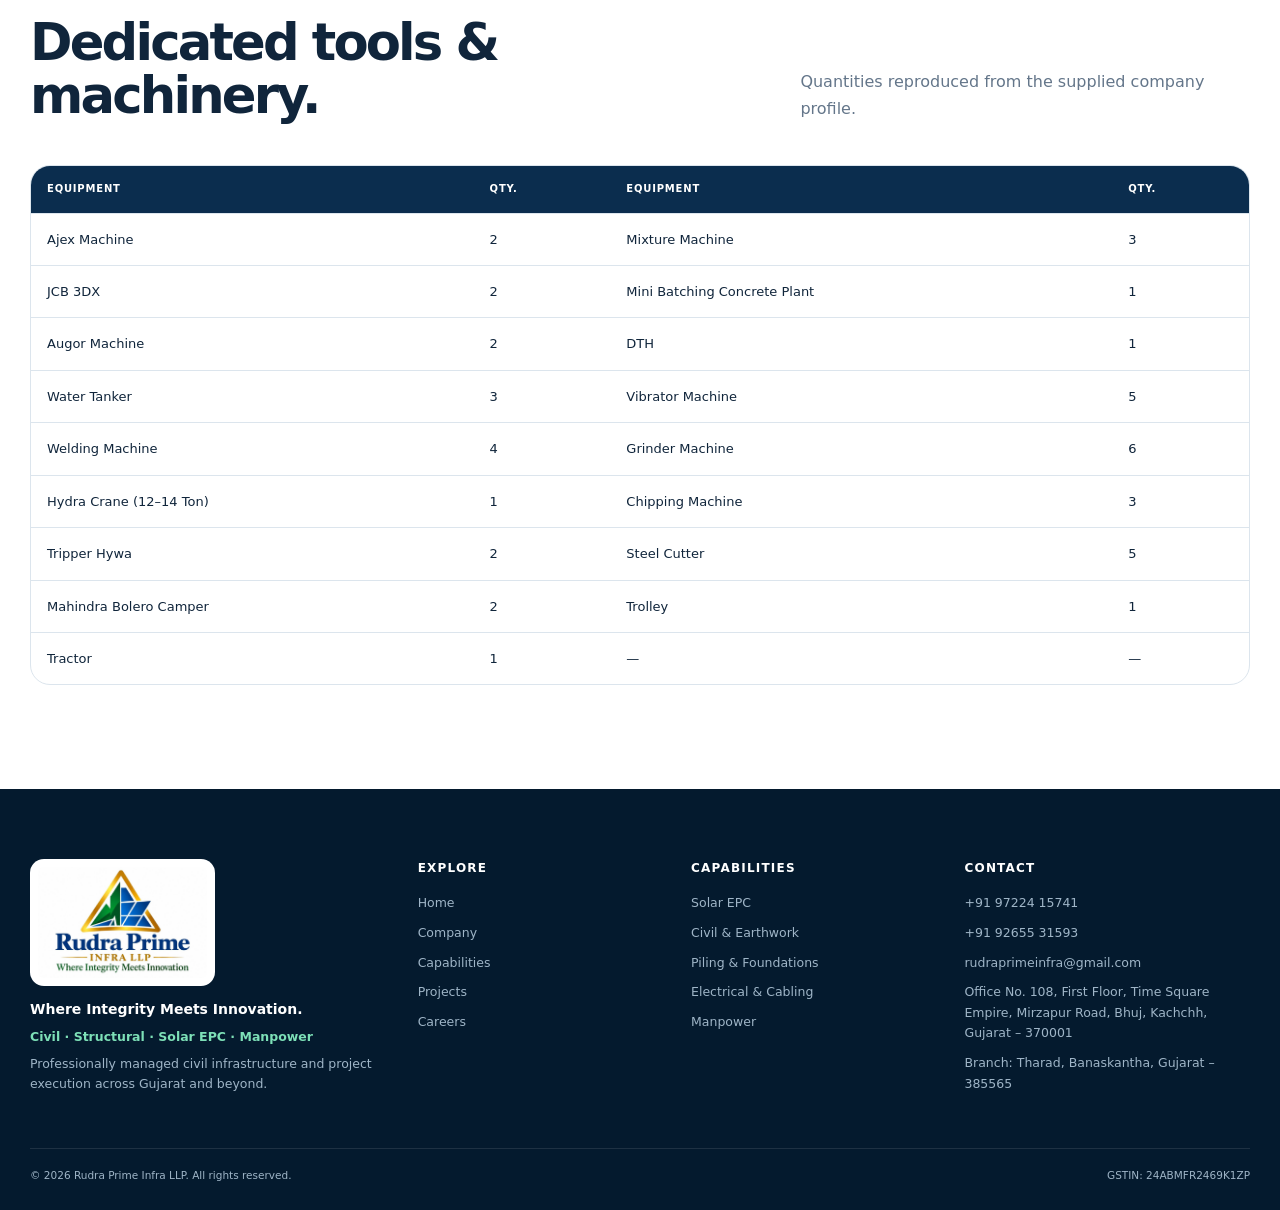
<file: pages/services.html>
<!doctype html><html lang="en"><head><meta charset="utf-8"><meta name="viewport" content="width=device-width,initial-scale=1"><title>Capabilities | Rudra Prime Infra LLP</title><meta name="description" content="Solar EPC, civil infrastructure, piling, road and earthwork, electrical, structural steel, wind, project management and manpower capabilities."><meta name="theme-color" content="#061a31"><link rel="icon" href="../assets/img/logo.jpg"><link rel="stylesheet" href="../css/style.css"></head>
<body data-page="services"><div id="site-header"></div>
<section class="page-hero"><div class="container"><span class="breadcrumb">Rudra Prime Infra / Capabilities</span><h1>Capabilities</h1><p>A broader service portfolio based on the supplied Rudra Prime company profiles.</p></div></section>

<section class="section" id="solar"><div class="container section-head reveal"><div><span class="eyebrow">01 · Flagship</span><h2>Solar power project work.</h2></div><p>End-to-end civil, foundation and installation scope for utility and commercial solar sites.</p></div><div class="container grid-2"><div class="feature-photo reveal"><img src="../assets/img/solar-array.jpg" alt="Solar array"><div class="feature-caption"><span class="pill dark">Solar EPC support</span><h3>Build the site before the power starts.</h3></div></div><div class="reveal"><div class="check-list"><div class="check"><b>✓</b><span>Pile foundation & module structure installation</span></div><div class="check"><b>✓</b><span>Inverter room, security room & boundary wall civil works</span></div><div class="check"><b>✓</b><span>Land levelling, excavation & RCC works</span></div><div class="check"><b>✓</b><span>Solar lighting & cabling structure foundation work</span></div><div class="check"><b>✓</b><span>PV module installation at specified angle and orientation</span></div></div><p style="color:var(--muted);margin-top:24px">The supplied profile records 4 solar power project engagements and ₹4.18 Cr+ cumulative project value.</p></div></div></section>

<section class="section alt" id="civil"><div class="container section-head reveal"><div><span class="eyebrow">02 · Civil</span><h2>Civil & infrastructure.</h2></div><p>Construction capability spanning industrial, commercial and infrastructure settings.</p></div><div class="container grid-3"><article class="service-card card reveal"><span class="service-no">BUILDING</span><div class="service-icon">01</div><h3>Building construction</h3><p>Deep foundations, earthwork, structural framing and finishing for residential, commercial and industrial clients.</p></article><article class="service-card card reveal"><span class="service-no">RCC</span><div class="service-icon">02</div><h3>RCC & foundation works</h3><p>RCC pours, pile capping, boundary walls and support-room civil works.</p></article><article class="service-card card reveal"><span class="service-no">INFRA</span><div class="service-icon">03</div><h3>Infrastructure development</h3><p>Infrastructure construction support, including bridge-related capability listed in the alternate company profile.</p></article></div></section>

<section class="section" id="piling"><div class="container grid-2"><div class="reveal"><span class="eyebrow">03 · Foundations</span><h2>Piling and foundation works.</h2><p style="color:var(--muted)">The company profiles describe specialised piling services backed by foundation-boring equipment and hands-on technical experience.</p><div class="tag-row"><span class="pill">Pile foundation</span><span class="pill">Auger boring</span><span class="pill">DTH</span><span class="pill">Pile capping</span><span class="pill">MMS foundations</span></div></div><div class="feature-photo reveal"><img src="../assets/img/helical-pile.jpg" alt="Pile foundation detail"></div></div></section>

<section class="section alt" id="earthwork"><div class="container section-head reveal"><div><span class="eyebrow">04 · Civil works</span><h2>Road & earthwork.</h2></div><p>Site preparation and access infrastructure supported by the company's stated equipment fleet.</p></div><div class="container grid-3"><article class="service-card card reveal"><span class="service-no">SITE</span><div class="service-icon">04</div><h3>Grading & levelling</h3><p>Site grading, levelling, excavation and backfilling for project locations.</p></article><article class="service-card card reveal"><span class="service-no">ROAD</span><div class="service-icon">05</div><h3>Access-road construction</h3><p>Road and access preparation for project sites, including earth-moving support.</p></article><article class="service-card card reveal"><span class="service-no">LAND</span><div class="service-icon">06</div><h3>Solar land development</h3><p>Site clearing, levelling, access-road development and civil groundwork for solar farm sites, as listed in the profile.</p></article></div></section>

<section class="section" id="electrical"><div class="container section-head reveal"><div><span class="eyebrow">05 · Power & structure</span><h2>Electrical, cabling & structural steel.</h2></div><p>Support for solar and industrial sites, from cable routes to structural frames.</p></div><div class="container grid-2"><article class="card service-card reveal"><span class="service-no">ELECTRICAL</span><div class="service-icon">07</div><h3>Electrical & cabling work</h3><p>Cabling structure foundation work, trenching, cable-route preparation, AC/DC panel work, control wiring and electrical fit-out.</p><img style="margin-top:24px;border-radius:16px;height:220px;width:100%;object-fit:cover" src="../assets/img/electrical.jpg" alt="Electrical and cable work"></article><article class="card service-card reveal" id="structural"><span class="service-no">STRUCTURAL</span><div class="service-icon">08</div><h3>Structural steel fabrication & erection</h3><p>Fabrication and erection of sheds, support structures and module-mounting frames with welding, grinding and steel-cutting equipment.</p><img style="margin-top:24px;border-radius:16px;height:220px;width:100%;object-fit:cover" src="../assets/img/steel-frame.jpg" alt="Structural steel work"></article></div></section>

<section class="section alt" id="extended"><div class="container section-head reveal"><div><span class="eyebrow">06 · Extended capabilities</span><h2>Wind, land development and project support.</h2></div><p>These additional capabilities appear in the supplied Rudra Prime company profile.</p></div><div class="container grid-3"><article class="service-card card reveal"><span class="service-no">WIND</span><div class="service-icon">09</div><h3>Wind power project work</h3><p>Foundation, civil and balance-of-plant support for wind energy project sites.</p></article><article class="service-card card reveal"><span class="service-no">LAND</span><div class="service-icon">10</div><h3>Solar land & resort development</h3><p>Site clearing, levelling, access-road development and civil groundwork for solar farm and resort / hospitality land development.</p></article><article class="service-card card reveal"><span class="service-no">INFRA</span><div class="service-icon">11</div><h3>Infrastructure & bridge development</h3><p>Infrastructure and bridge-development capability is listed among the company's service offerings.</p></article></div></section>

<section class="section" id="management"><div class="container grid-2"><div class="reveal"><span class="eyebrow">07 · Project control</span><h2>Project management & site supervision.</h2><p style="color:var(--muted);margin-top:20px">The supplied profile highlights project monitoring, planning, site supervision, transparent reporting and disciplined commercial operations.</p><div class="check-list"><div class="check"><b>✓</b><span>Project planning and resource sequencing</span></div><div class="check"><b>✓</b><span>Site supervision and coordination</span></div><div class="check"><b>✓</b><span>QA/QC and HSE monitoring</span></div><div class="check"><b>✓</b><span>Progress and execution reporting</span></div></div></div><div class="feature-photo reveal"><img src="../assets/img/site-team.jpg" alt="Site supervision team"><div class="feature-caption"><span class="pill dark">Project execution</span><h3>Visible control from site to handover.</h3></div></div></div></section>

<section class="section alt" id="manpower"><div class="container section-head reveal"><div><span class="eyebrow">08 · People</span><h2>Skilled manpower, deployed with compliance.</h2></div><p>Engineers, supervisors, operators, electricians, welders, drivers and skilled / unskilled workforce on contract basis.</p></div><div class="container grid-2"><div class="feature-photo reveal"><img src="../assets/img/team-site.jpg" alt="Field workforce"><div class="feature-caption"><span class="pill dark">99+ workforce</span><h3>Site-ready teams.</h3></div></div><div class="reveal"><div class="check-list"><div class="check"><b>✓</b><span>PF and ESIC compliance stated in the profile</span></div><div class="check"><b>✓</b><span>Health & safety and PPE requirements</span></div><div class="check"><b>✓</b><span>Engineers and supervisors</span></div><div class="check"><b>✓</b><span>Skilled, semi-skilled and unskilled workforce</span></div><div class="check"><b>✓</b><span>Machine operators, electricians, fitters and helpers</span></div><div class="check"><b>✓</b><span>Drivers and site support roles</span></div></div><a class="btn btn-dark" style="margin-top:26px" href="../pages/careers.html">Careers & hiring status →</a></div></div></section>

<section class="section"><div class="container section-head reveal"><div><span class="eyebrow">Equipment</span><h2>Dedicated tools & machinery.</h2></div><p>Quantities reproduced from the supplied company profile.</p></div><div class="container project-table reveal"><table><thead><tr><th>Equipment</th><th>Qty.</th><th>Equipment</th><th>Qty.</th></tr></thead><tbody><tr><td>Ajex Machine</td><td>2</td><td>Mixture Machine</td><td>3</td></tr><tr><td>JCB 3DX</td><td>2</td><td>Mini Batching Concrete Plant</td><td>1</td></tr><tr><td>Augor Machine</td><td>2</td><td>DTH</td><td>1</td></tr><tr><td>Water Tanker</td><td>3</td><td>Vibrator Machine</td><td>5</td></tr><tr><td>Welding Machine</td><td>4</td><td>Grinder Machine</td><td>6</td></tr><tr><td>Hydra Crane (12–14 Ton)</td><td>1</td><td>Chipping Machine</td><td>3</td></tr><tr><td>Tripper Hywa</td><td>2</td><td>Steel Cutter</td><td>5</td></tr><tr><td>Mahindra Bolero Camper</td><td>2</td><td>Trolley</td><td>1</td></tr><tr><td>Tractor</td><td>1</td><td>—</td><td>—</td></tr></tbody></table></div></section>
<div id="site-footer"></div><script src="../js/components.js"></script></body></html>
</file>
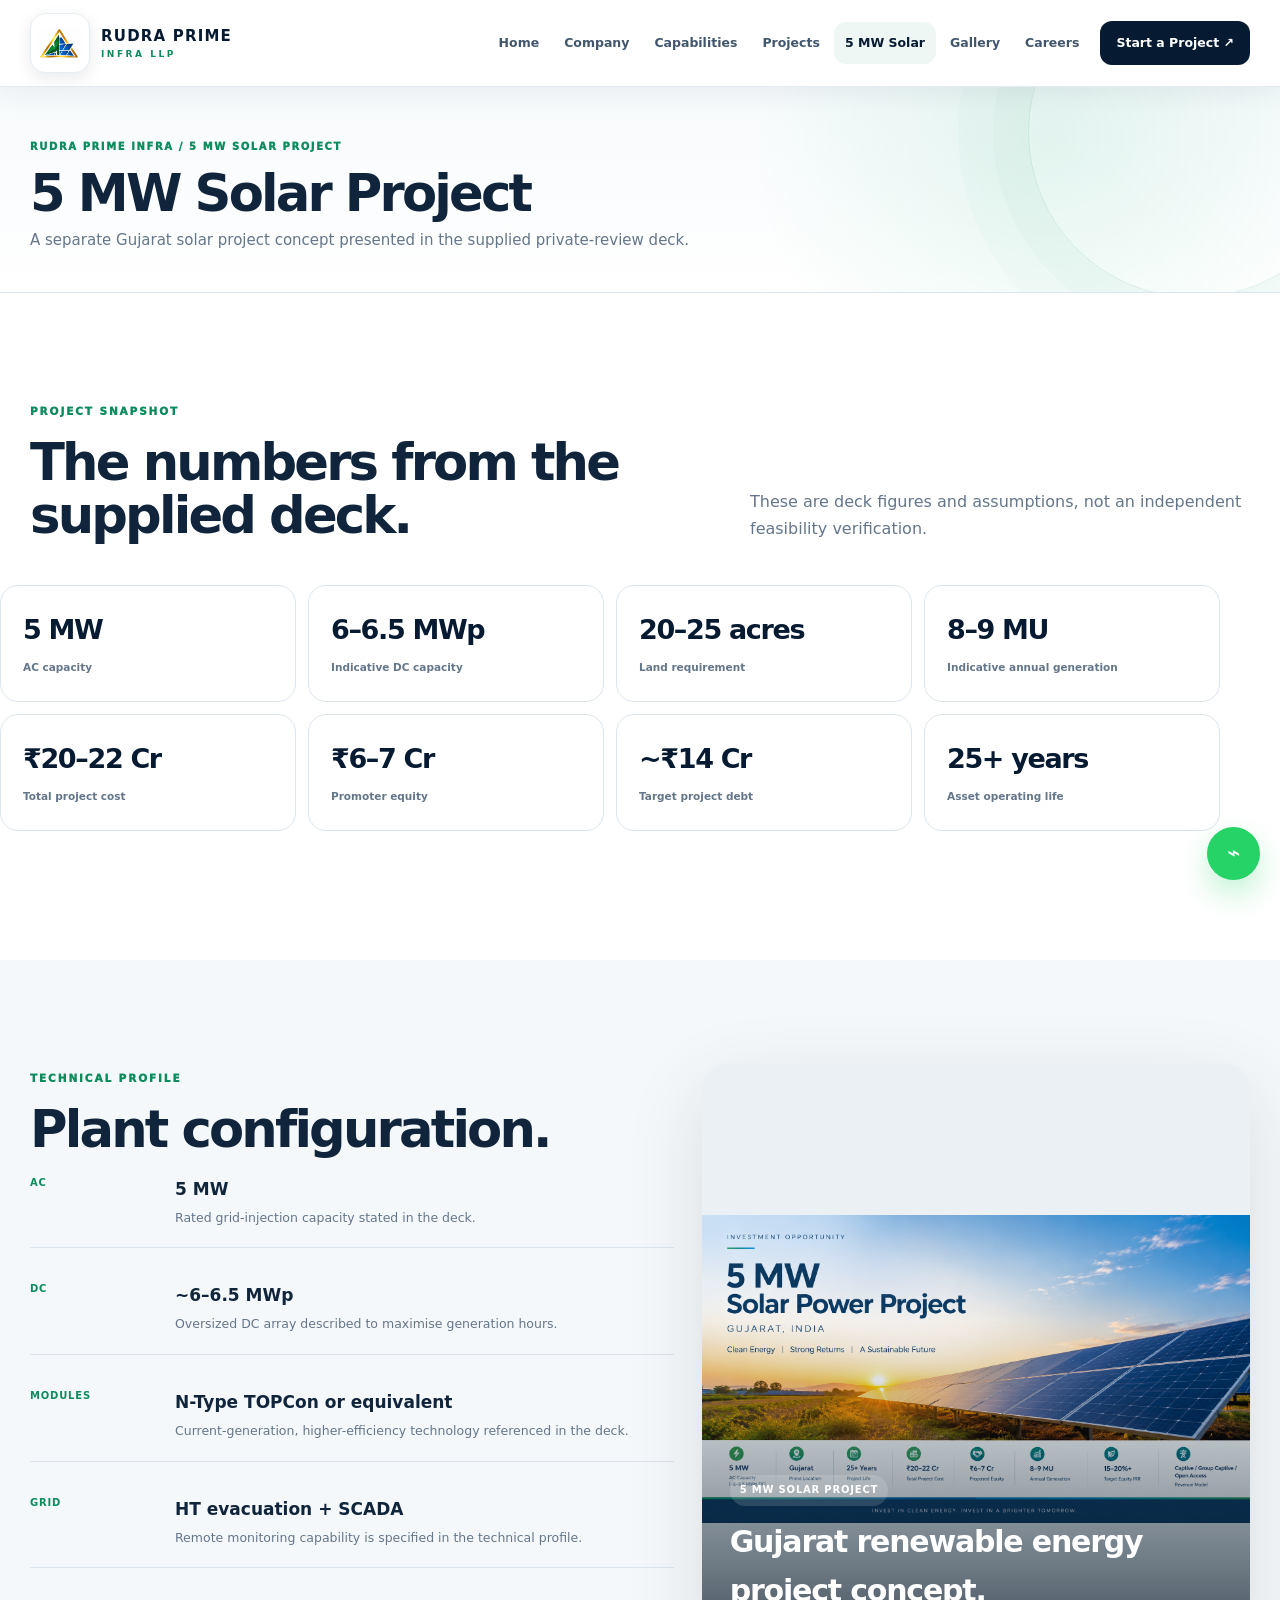
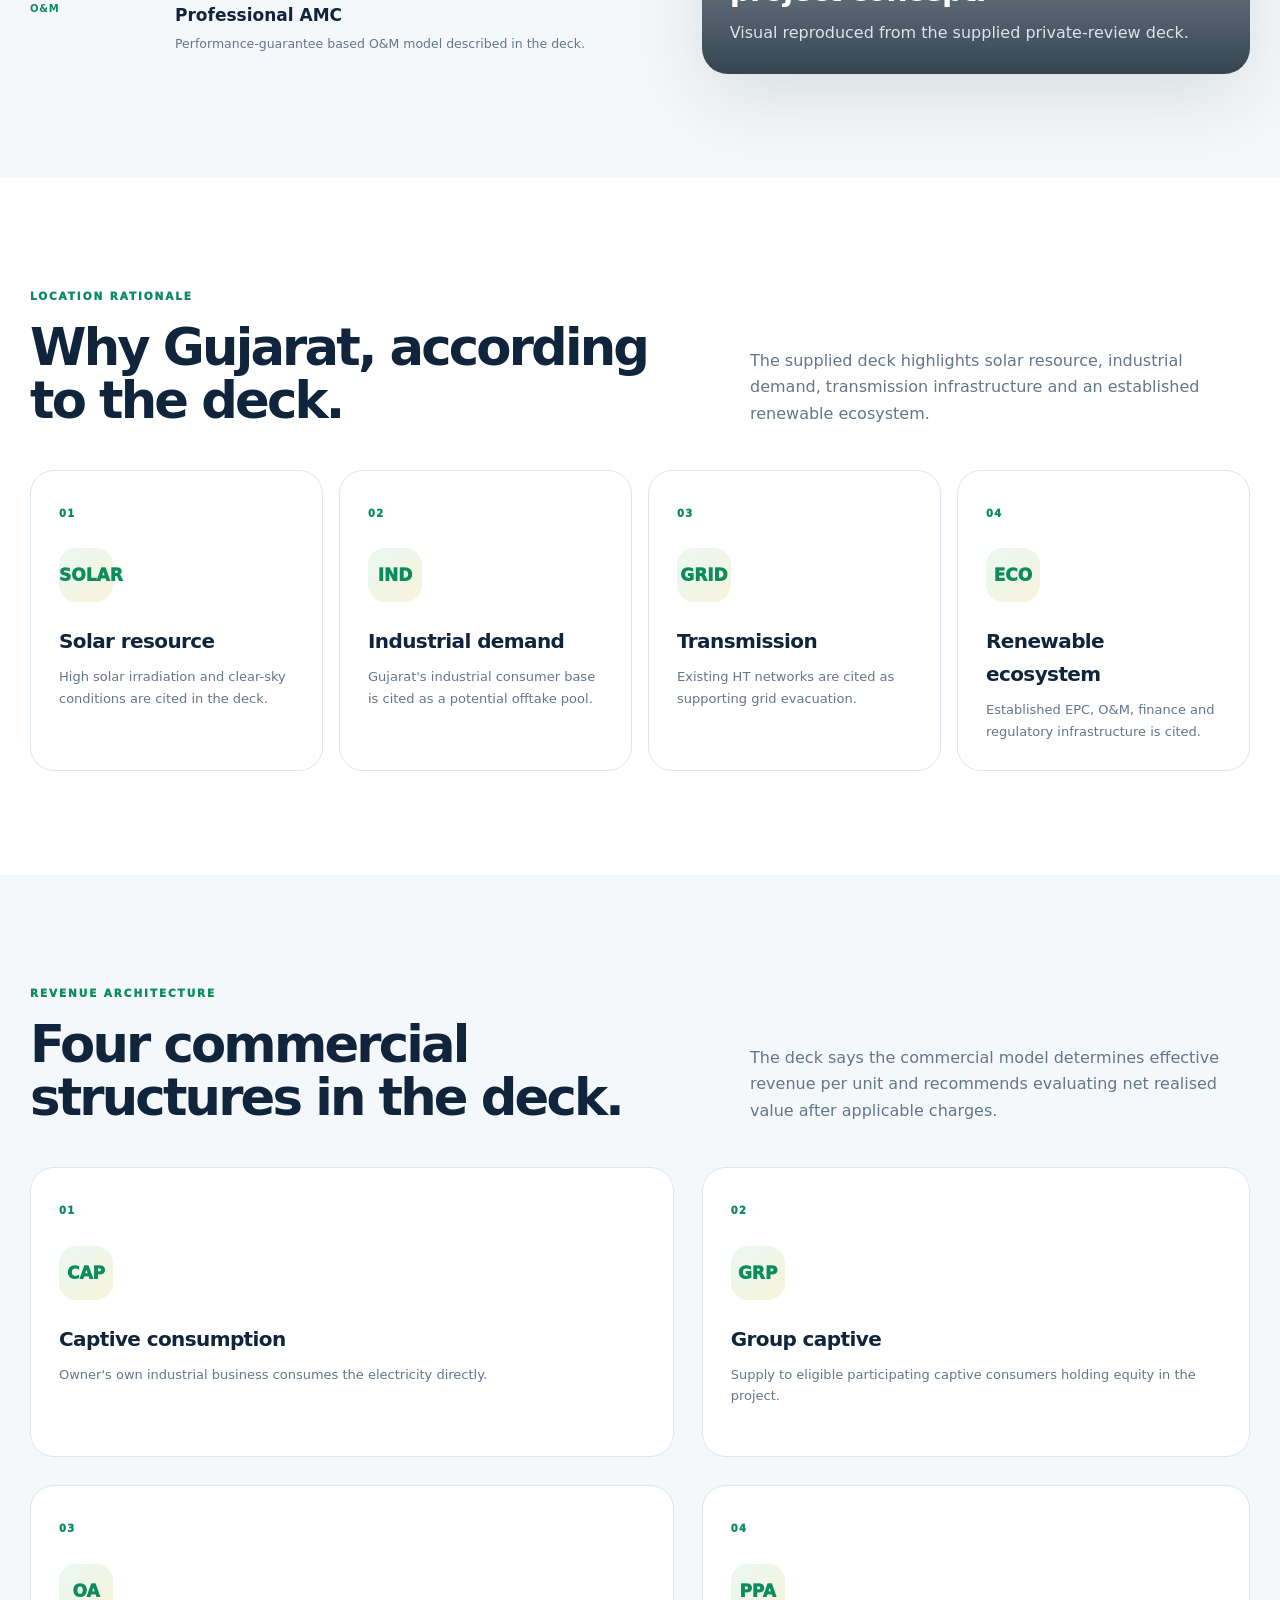
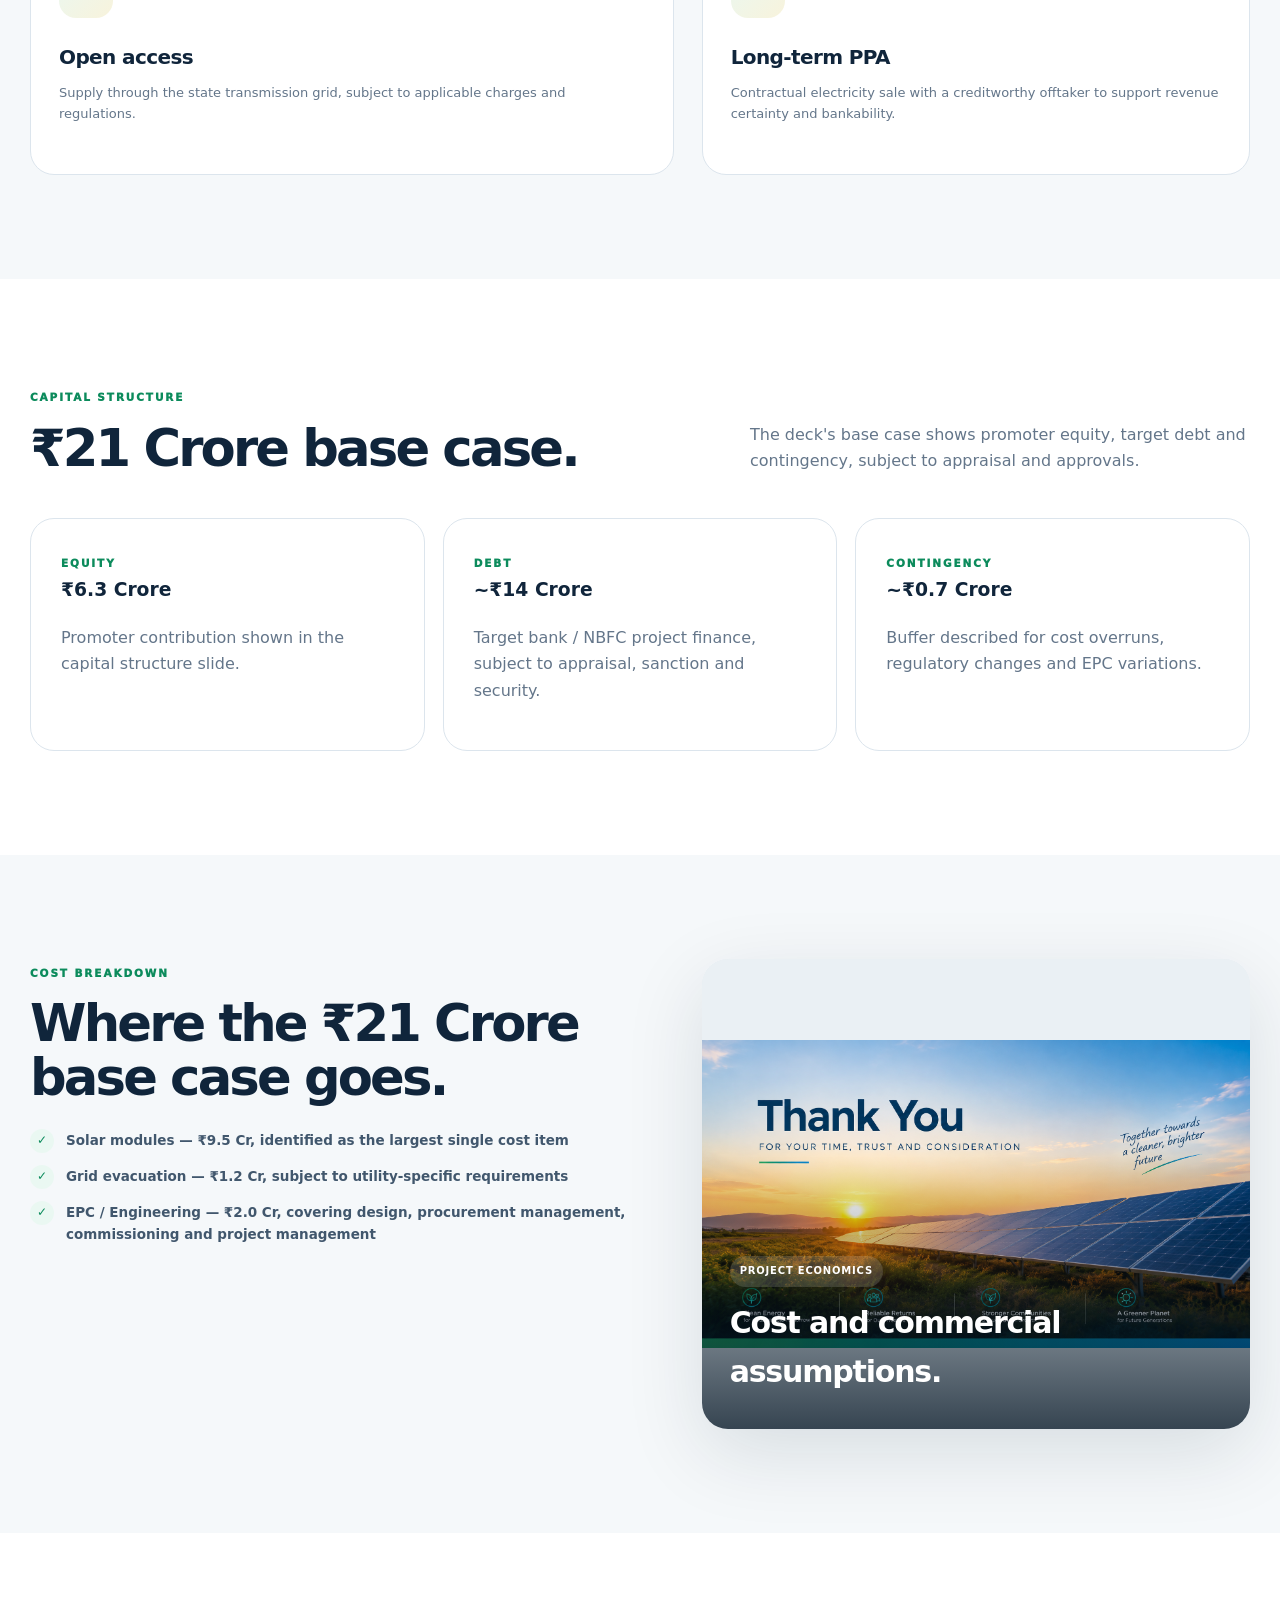
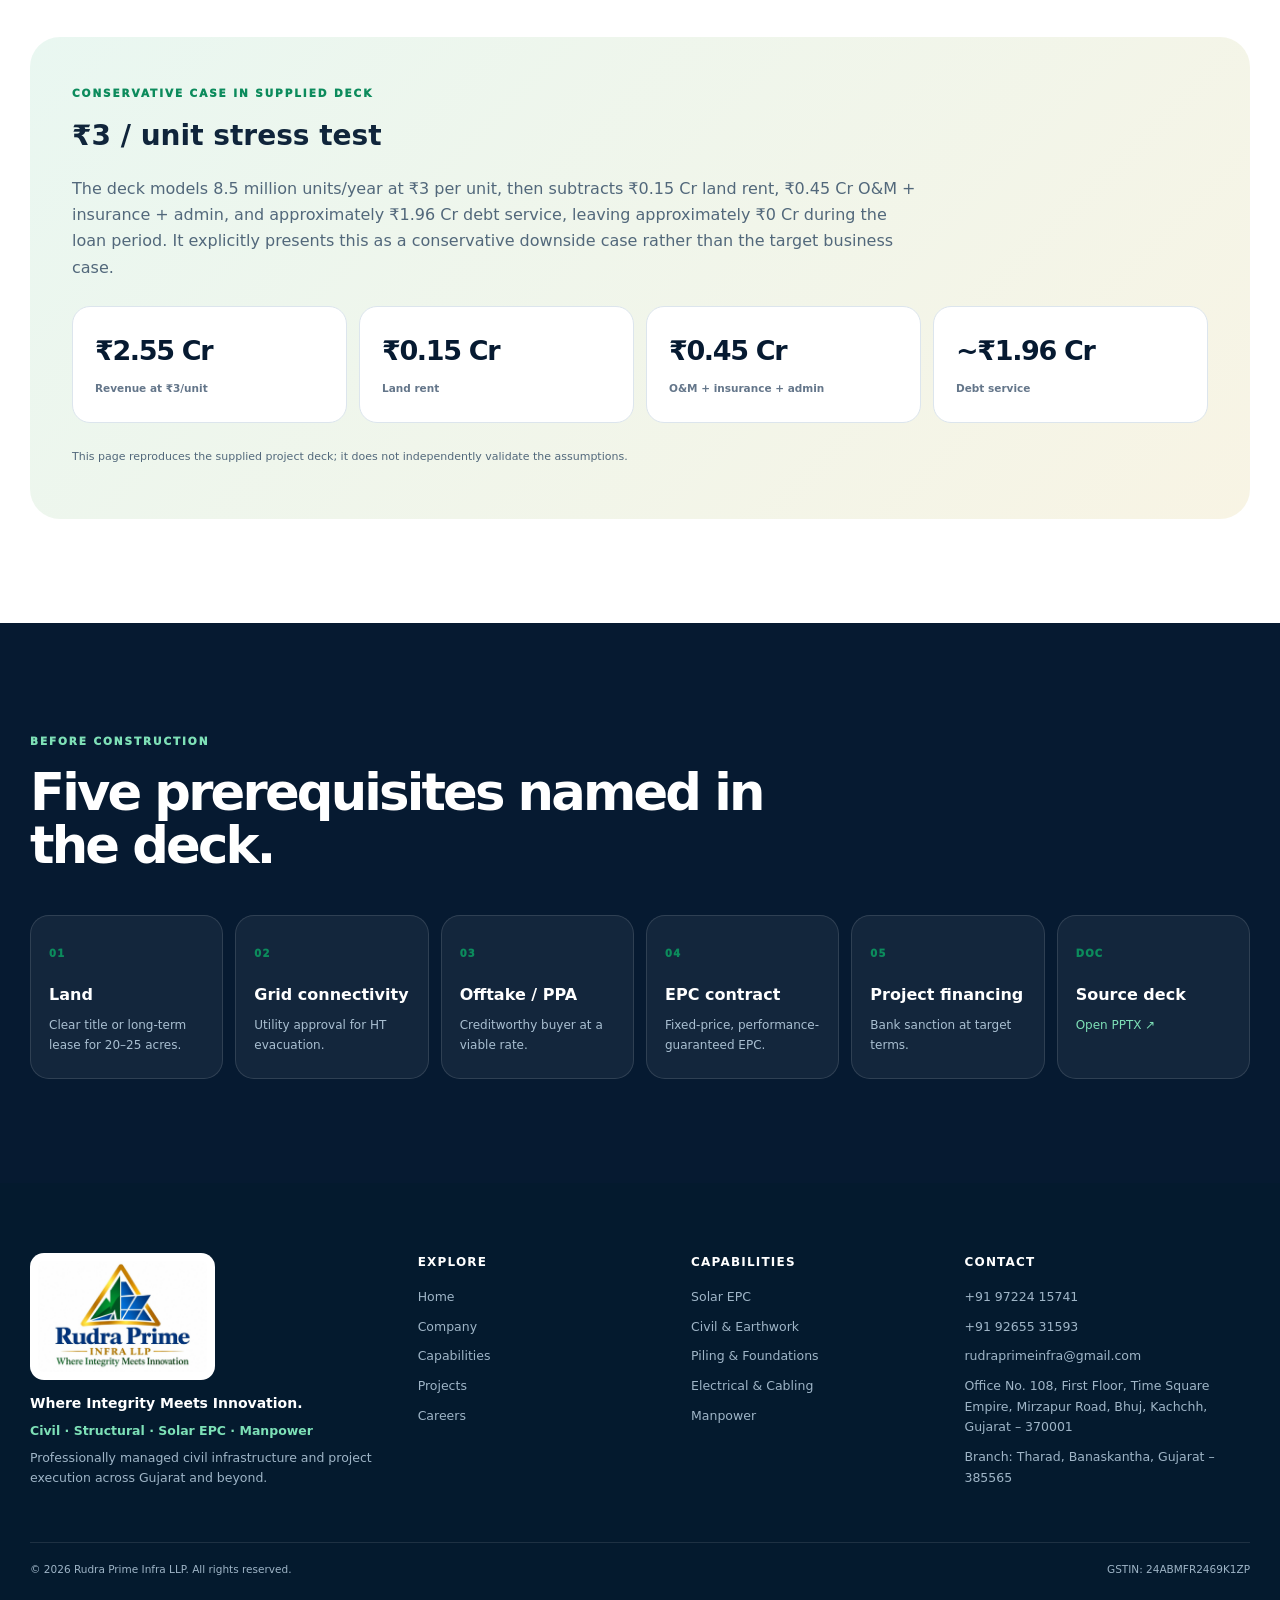
<file: pages/solar.html>
<!doctype html><html lang="en"><head><meta charset="utf-8"><meta name="viewport" content="width=device-width,initial-scale=1"><title>5 MW Solar Project | Rudra Prime Infra LLP</title><meta name="description" content="5 MW Solar Power Project Gujarat — technical, commercial and capital-structure information reproduced from the supplied private-review deck."><meta name="theme-color" content="#061a31"><link rel="icon" href="../assets/img/logo.jpg"><link rel="stylesheet" href="../css/style.css"></head>
<body data-page="solar"><div id="site-header"></div>
<section class="page-hero"><div class="container"><span class="breadcrumb">Rudra Prime Infra / 5 MW Solar Project</span><h1>5 MW Solar Project</h1><p>A separate Gujarat solar project concept presented in the supplied private-review deck.</p></div></section>
<section class="section"><div class="container section-head reveal"><div><span class="eyebrow">Project snapshot</span><h2>The numbers from the supplied deck.</h2></div><p>These are deck figures and assumptions, not an independent feasibility verification.</p></div><div class="container kpis"><div class="kpi reveal"><strong>5 MW</strong><span>AC capacity</span></div><div class="kpi reveal"><strong>6–6.5 MWp</strong><span>Indicative DC capacity</span></div><div class="kpi reveal"><strong>20–25 acres</strong><span>Land requirement</span></div><div class="kpi reveal"><strong>8–9 MU</strong><span>Indicative annual generation</span></div><div class="kpi reveal"><strong>₹20–22 Cr</strong><span>Total project cost</span></div><div class="kpi reveal"><strong>₹6–7 Cr</strong><span>Promoter equity</span></div><div class="kpi reveal"><strong>~₹14 Cr</strong><span>Target project debt</span></div><div class="kpi reveal"><strong>25+ years</strong><span>Asset operating life</span></div></div></section>
<section class="section alt"><div class="container grid-2"><div class="reveal"><span class="eyebrow">Technical profile</span><h2>Plant configuration.</h2><div class="timeline"><div class="timeline-row"><b>AC</b><div><h3>5 MW</h3><p>Rated grid-injection capacity stated in the deck.</p></div></div><div class="timeline-row"><b>DC</b><div><h3>~6–6.5 MWp</h3><p>Oversized DC array described to maximise generation hours.</p></div></div><div class="timeline-row"><b>MODULES</b><div><h3>N-Type TOPCon or equivalent</h3><p>Current-generation, higher-efficiency technology referenced in the deck.</p></div></div><div class="timeline-row"><b>GRID</b><div><h3>HT evacuation + SCADA</h3><p>Remote monitoring capability is specified in the technical profile.</p></div></div><div class="timeline-row"><b>O&amp;M</b><div><h3>Professional AMC</h3><p>Performance-guarantee based O&amp;M model described in the deck.</p></div></div></div></div><div class="feature-photo deck-photo reveal"><img src="../assets/img/5mw-cover.png" alt="5 MW Solar Power Project Gujarat deck cover"><div class="feature-caption"><span class="pill dark">5 MW Solar Project</span><h3>Gujarat renewable energy project concept.</h3><p>Visual reproduced from the supplied private-review deck.</p></div></div></div></section>
<section class="section"><div class="container section-head reveal"><div><span class="eyebrow">Location rationale</span><h2>Why Gujarat, according to the deck.</h2></div><p>The supplied deck highlights solar resource, industrial demand, transmission infrastructure and an established renewable ecosystem.</p></div><div class="container grid-4"><div class="service-card card reveal"><span class="service-no">01</span><div class="service-icon">SOLAR</div><h3>Solar resource</h3><p>High solar irradiation and clear-sky conditions are cited in the deck.</p></div><div class="service-card card reveal"><span class="service-no">02</span><div class="service-icon">IND</div><h3>Industrial demand</h3><p>Gujarat's industrial consumer base is cited as a potential offtake pool.</p></div><div class="service-card card reveal"><span class="service-no">03</span><div class="service-icon">GRID</div><h3>Transmission</h3><p>Existing HT networks are cited as supporting grid evacuation.</p></div><div class="service-card card reveal"><span class="service-no">04</span><div class="service-icon">ECO</div><h3>Renewable ecosystem</h3><p>Established EPC, O&amp;M, finance and regulatory infrastructure is cited.</p></div></div></section>
<section class="section alt"><div class="container section-head reveal"><div><span class="eyebrow">Revenue architecture</span><h2>Four commercial structures in the deck.</h2></div><p>The deck says the commercial model determines effective revenue per unit and recommends evaluating net realised value after applicable charges.</p></div><div class="container grid-2"><article class="card service-card reveal"><span class="service-no">01</span><div class="service-icon">CAP</div><h3>Captive consumption</h3><p>Owner's own industrial business consumes the electricity directly.</p></article><article class="card service-card reveal"><span class="service-no">02</span><div class="service-icon">GRP</div><h3>Group captive</h3><p>Supply to eligible participating captive consumers holding equity in the project.</p></article><article class="card service-card reveal"><span class="service-no">03</span><div class="service-icon">OA</div><h3>Open access</h3><p>Supply through the state transmission grid, subject to applicable charges and regulations.</p></article><article class="card service-card reveal"><span class="service-no">04</span><div class="service-icon">PPA</div><h3>Long-term PPA</h3><p>Contractual electricity sale with a creditworthy offtaker to support revenue certainty and bankability.</p></article></div></section>
<section class="section"><div class="container section-head reveal"><div><span class="eyebrow">Capital structure</span><h2>₹21 Crore base case.</h2></div><p>The deck's base case shows promoter equity, target debt and contingency, subject to appraisal and approvals.</p></div><div class="container grid-3"><div class="info-card reveal"><span class="eyebrow">Equity</span><h3>₹6.3 Crore</h3><p style="color:var(--muted)">Promoter contribution shown in the capital structure slide.</p></div><div class="info-card reveal"><span class="eyebrow">Debt</span><h3>~₹14 Crore</h3><p style="color:var(--muted)">Target bank / NBFC project finance, subject to appraisal, sanction and security.</p></div><div class="info-card reveal"><span class="eyebrow">Contingency</span><h3>~₹0.7 Crore</h3><p style="color:var(--muted)">Buffer described for cost overruns, regulatory changes and EPC variations.</p></div></div></section>
<section class="section alt"><div class="container grid-2"><div class="reveal"><span class="eyebrow">Cost breakdown</span><h2>Where the ₹21 Crore base case goes.</h2><div class="check-list"><div class="check"><b>✓</b><span>Solar modules — ₹9.5 Cr, identified as the largest single cost item</span></div><div class="check"><b>✓</b><span>Grid evacuation — ₹1.2 Cr, subject to utility-specific requirements</span></div><div class="check"><b>✓</b><span>EPC / Engineering — ₹2.0 Cr, covering design, procurement management, commissioning and project management</span></div></div></div><div class="feature-photo deck-photo reveal"><img src="../assets/img/5mw-thankyou.png" alt="5 MW Solar Project deck visual"><div class="feature-caption"><span class="pill dark">Project economics</span><h3>Cost and commercial assumptions.</h3></div></div></div></section>
<section class="section"><div class="container callout reveal"><span class="eyebrow">Conservative case in supplied deck</span><h3>₹3 / unit stress test</h3><p>The deck models 8.5 million units/year at ₹3 per unit, then subtracts ₹0.15 Cr land rent, ₹0.45 Cr O&amp;M + insurance + admin, and approximately ₹1.96 Cr debt service, leaving approximately ₹0 Cr during the loan period. It explicitly presents this as a conservative downside case rather than the target business case.</p><div class="kpis"><div class="kpi"><strong>₹2.55 Cr</strong><span>Revenue at ₹3/unit</span></div><div class="kpi"><strong>₹0.15 Cr</strong><span>Land rent</span></div><div class="kpi"><strong>₹0.45 Cr</strong><span>O&amp;M + insurance + admin</span></div><div class="kpi"><strong>~₹1.96 Cr</strong><span>Debt service</span></div></div><p class="note">This page reproduces the supplied project deck; it does not independently validate the assumptions.</p></div></section>
<section class="section dark"><div class="container section-head reveal"><div><span class="eyebrow">Before construction</span><h2>Five prerequisites named in the deck.</h2></div></div><div class="container process"><div class="step reveal"><span class="step-no">01</span><h3>Land</h3><p>Clear title or long-term lease for 20–25 acres.</p></div><div class="step reveal"><span class="step-no">02</span><h3>Grid connectivity</h3><p>Utility approval for HT evacuation.</p></div><div class="step reveal"><span class="step-no">03</span><h3>Offtake / PPA</h3><p>Creditworthy buyer at a viable rate.</p></div><div class="step reveal"><span class="step-no">04</span><h3>EPC contract</h3><p>Fixed-price, performance-guaranteed EPC.</p></div><div class="step reveal"><span class="step-no">05</span><h3>Project financing</h3><p>Bank sanction at target terms.</p></div><div class="step reveal"><span class="step-no">DOC</span><h3>Source deck</h3><p><a href="../assets/docs/5MW_Solar_Power_Project_Gujarat.pptx" style="color:#7ee0b7">Open PPTX ↗</a></p></div></div></section>
<div id="site-footer"></div><script src="../js/components.js"></script></body></html>
</file>
<file: css/style.css>
:root{
  --navy:#061a31;--navy2:#0b2d4e;--blue:#14577f;--green:#0c8b5c;--green2:#1bb978;--gold:#d6a126;--gold2:#f2c94c;
  --ink:#10253b;--muted:#64768a;--paper:#f5f8fa;--line:#dce5ed;--white:#fff;
  --shadow:0 24px 80px rgba(7,29,51,.12);--shadow-sm:0 10px 30px rgba(7,29,51,.08);--radius:24px;--container:1220px
}
*{box-sizing:border-box}html{scroll-behavior:smooth;scroll-padding-top:92px}body{margin:0;font-family:Inter,ui-sans-serif,system-ui,-apple-system,"Segoe UI",Arial,sans-serif;color:var(--ink);background:#fff;line-height:1.65}body.menu-open,body.lightbox-open{overflow:hidden}
a{text-decoration:none;color:inherit}img{max-width:100%;display:block}button,input,textarea,select{font:inherit}.container{width:min(var(--container),calc(100% - 40px));margin:auto}
/* Header: no dark strip under the navbar. */
.site-header{position:relative;z-index:1200}.nav-wrap{position:fixed;top:0;left:0;right:0;z-index:1200;background:rgba(255,255,255,.97);backdrop-filter:blur(18px);border-bottom:1px solid rgba(220,229,237,.75);box-shadow:0 7px 25px rgba(6,26,49,.06)}body{padding-top:86px}
.nav{height:86px;display:flex;align-items:center;justify-content:space-between;gap:24px}.brand{display:flex;align-items:center;gap:11px;min-width:max-content}.brand img{width:60px;height:60px;object-fit:contain;border-radius:15px;background:#fff;border:1px solid #e6edf2;padding:5px;box-shadow:0 5px 16px rgba(6,26,49,.09);flex:0 0 60px}.brand b{display:block;letter-spacing:.08em;font-size:15px;color:var(--navy)}.brand small{display:block;font-size:9px;letter-spacing:.28em;color:var(--green);font-weight:900;margin-top:-2px}
.nav-links{display:flex;align-items:center;gap:3px}.nav-links a{padding:11px 11px;font-size:12.5px;font-weight:850;color:#42576d;border-radius:12px;transition:.2s}.nav-links a:hover,.nav-links a.active{color:var(--navy);background:#eef7f3}.nav-links .nav-cta{color:#fff;background:var(--navy);padding:12px 16px;margin-left:7px}.nav-links .nav-cta:hover{background:var(--green)}.menu-toggle{display:none;border:0;background:transparent;width:44px;height:44px;border-radius:12px}.menu-toggle span{display:block;width:23px;height:2px;background:var(--navy);margin:5px auto}
/* Hero */
.hero{position:relative;min-height:760px;display:flex;align-items:center;overflow:hidden;background:var(--navy)}.hero::before{content:"";position:absolute;inset:0;background:linear-gradient(90deg,rgba(4,20,37,.96) 0%,rgba(4,20,37,.86) 38%,rgba(4,20,37,.32) 76%,rgba(4,20,37,.12) 100%),url("../assets/img/solar-field.jpg") center/cover no-repeat}.hero::after{content:"";position:absolute;inset:auto 0 0;height:180px;background:linear-gradient(transparent,var(--navy));opacity:.8}.hero-content{position:relative;z-index:2;color:#fff;padding:100px 0 190px;max-width:860px}.kicker{display:inline-flex;align-items:center;gap:10px;color:#dff7ec;text-transform:uppercase;letter-spacing:.17em;font-size:11px;font-weight:900}.kicker::before{content:"";width:34px;height:2px;background:var(--gold2)}.hero h1{font-size:clamp(3.1rem,7vw,6.5rem);line-height:.95;letter-spacing:-.065em;margin:21px 0 25px;color:#fff;max-width:900px}.hero h1 em{font-style:normal;color:#79dfb4}.hero p{font-size:18px;line-height:1.75;color:#d5e3ee;max-width:740px}.actions{display:flex;flex-wrap:wrap;gap:12px;margin-top:34px}.btn{display:inline-flex;align-items:center;justify-content:center;gap:9px;padding:14px 19px;border-radius:13px;font-weight:900;font-size:13px;border:1px solid transparent;transition:.22s;cursor:pointer}.btn-primary{background:var(--green2);color:#042419;box-shadow:0 14px 35px rgba(25,184,121,.22)}.btn-primary:hover{transform:translateY(-2px);background:#3ed197}.btn-ghost{border-color:rgba(255,255,255,.36);color:#fff;background:rgba(255,255,255,.07)}.btn-ghost:hover{background:#fff;color:var(--navy)}.btn-dark{background:var(--navy);color:#fff}.btn-dark:hover{background:var(--green)}
.hero-panel{position:absolute;z-index:3;bottom:32px;left:0;right:0}.hero-metrics{display:grid;grid-template-columns:repeat(5,1fr);background:rgba(255,255,255,.97);border-radius:20px;box-shadow:var(--shadow);overflow:hidden}.metric{padding:21px 20px;border-right:1px solid var(--line)}.metric:last-child{border-right:0}.metric strong{display:block;color:var(--navy);font-size:24px;letter-spacing:-.04em}.metric span{font-size:10.5px;color:var(--muted);font-weight:750}
/* Shared */
.section{padding:104px 0}.section.alt{background:var(--paper)}.section.dark{background:var(--navy);color:#fff}.section-head{display:flex;align-items:end;justify-content:space-between;gap:35px;margin-bottom:43px}.eyebrow{font-size:10.5px;text-transform:uppercase;letter-spacing:.18em;color:var(--green);font-weight:950}.section h2{font-size:clamp(2.15rem,4vw,4rem);line-height:1.04;letter-spacing:-.055em;margin:12px 0 0;max-width:760px}.section-head p{max-width:500px;color:var(--muted);margin:0}.grid-2{display:grid;grid-template-columns:1.08fr .92fr;gap:28px;align-items:stretch}.grid-3{display:grid;grid-template-columns:repeat(3,1fr);gap:18px}.grid-4{display:grid;grid-template-columns:repeat(4,1fr);gap:16px}.card{background:#fff;border:1px solid var(--line);border-radius:var(--radius);overflow:hidden}.reveal{opacity:0;transform:translateY(18px);transition:.65s ease}.reveal.visible{opacity:1;transform:none}.note{font-size:11px;color:#718497}.tag-row{display:flex;flex-wrap:wrap;gap:8px;margin-top:24px}
.service-card{padding:28px;min-height:290px;position:relative;transition:.25s}.service-card:hover{transform:translateY(-5px);box-shadow:var(--shadow-sm)}.service-no{font-size:10px;font-weight:950;letter-spacing:.14em;color:var(--green)}.service-icon{width:54px;height:54px;border-radius:17px;display:grid;place-items:center;background:linear-gradient(135deg,#e9f8f2,#f8f3dc);color:var(--green);font-size:17px;font-weight:950;margin:23px 0}.service-card h3{font-size:20px;letter-spacing:-.03em;margin:0 0 8px}.service-card p{font-size:13px;color:var(--muted);margin:0}.service-link{display:inline-block;margin-top:20px;color:var(--navy);font-size:12px;font-weight:950}.service-link:hover{color:var(--green)}
.feature-photo{min-height:470px;border-radius:26px;overflow:hidden;position:relative;box-shadow:var(--shadow);background:#edf3f6}.feature-photo img{width:100%;height:100%;object-fit:cover}.feature-photo.deck-photo{background:#eaf0f4;display:flex;align-items:center;justify-content:center}.feature-photo.deck-photo img{object-fit:contain;background:#eaf0f4}.feature-photo.deck-photo::after{background:linear-gradient(transparent,rgba(3,20,35,.78))}.feature-photo::after{content:"";position:absolute;inset:42% 0 0;background:linear-gradient(transparent,rgba(3,20,35,.92))}.feature-caption{position:absolute;z-index:2;bottom:28px;left:28px;right:28px;color:#fff}.feature-caption h3{font-size:30px;letter-spacing:-.04em;margin:11px 0 4px}.feature-caption p{color:#d7e4ee;margin:0}.pill{display:inline-flex;align-items:center;padding:7px 10px;border-radius:999px;background:#eaf8f2;color:var(--green);font-size:10px;font-weight:900;text-transform:uppercase;letter-spacing:.08em}.pill.dark{background:rgba(255,255,255,.14);color:#fff}
.check-list{display:grid;gap:12px;margin:25px 0 0}.check{display:flex;gap:12px;align-items:flex-start}.check b{width:24px;height:24px;flex:0 0 24px;border-radius:50%;background:#eaf8f2;color:var(--green);display:grid;place-items:center;font-size:12px}.check span{font-size:13.5px;color:#41576d;font-weight:700}.dark .check span{color:#c9d9e6}.dark .eyebrow{color:#7ee0b7}.dark h2{color:#fff}.dark .section-head p{color:#a9bfd1}
.company-overview{display:grid;grid-template-columns:1.35fr .65fr;gap:18px}.overview-main{padding:36px;border:1px solid var(--line);border-radius:28px;background:#fff;box-shadow:var(--shadow-sm)}.overview-main h2{margin-top:11px}.overview-main p{max-width:800px;color:var(--muted);font-size:15px}.overview-side{display:grid;gap:12px}.mini-card{padding:22px;border:1px solid var(--line);border-radius:22px;background:linear-gradient(135deg,#fff,#f4f8fa)}.mini-card strong{display:block;font-size:26px;color:var(--navy);letter-spacing:-.04em}.mini-card span{font-size:11px;color:var(--muted);font-weight:750}.identity-grid{display:grid;grid-template-columns:repeat(4,1fr);gap:10px;margin-top:25px}.identity-item{padding:16px;border-radius:16px;background:#f6f9fb;border:1px solid var(--line)}.identity-item b{display:block;font-size:10px;text-transform:uppercase;letter-spacing:.08em;color:var(--green);margin-bottom:5px}.identity-item span{font-size:12px;color:#455b70;font-weight:700}
.bento{display:grid;grid-template-columns:1.3fr .7fr .7fr;grid-auto-rows:220px;gap:14px}.bento-item{position:relative;overflow:hidden;border-radius:22px}.bento-item:first-child{grid-row:span 2}.bento-item:nth-child(4){grid-column:span 2}.bento-item img{width:100%;height:100%;object-fit:cover;transition:.4s}.bento-item:hover img{transform:scale(1.05)}.bento-item::after{content:"";position:absolute;inset:45% 0 0;background:linear-gradient(transparent,rgba(3,20,35,.8))}.bento-item span{position:absolute;z-index:2;bottom:16px;left:17px;color:#fff;font-weight:900;font-size:12px}
.stat-strip{background:linear-gradient(135deg,#061a31,#0c4a70);color:#fff;padding:30px 0}.stat-grid{display:grid;grid-template-columns:repeat(4,1fr)}.stat{padding:18px 24px;border-right:1px solid rgba(255,255,255,.14)}.stat:last-child{border:0}.stat strong{font-size:30px;color:var(--gold2);display:block;letter-spacing:-.04em}.stat span{font-size:11px;color:#bdd0df}
.process{display:grid;grid-template-columns:repeat(6,1fr);gap:12px}.step{padding:23px 18px;border:1px solid var(--line);border-radius:19px;background:#fff}.step-no{font-size:10px;font-weight:950;color:var(--green);letter-spacing:.12em}.step h3{margin:17px 0 7px;font-size:16px}.step p{font-size:12px;color:var(--muted);margin:0}.dark .step{background:rgba(255,255,255,.055);border-color:rgba(255,255,255,.12)}.dark .step h3{color:#fff}.dark .step p{color:#a9bfd1}
.project-card{transition:.25s}.project-card:hover{transform:translateY(-5px);box-shadow:var(--shadow)}.project-card img{width:100%;height:240px;object-fit:cover;background:#eef3f6}.project-body{padding:22px}.project-body h3{margin:10px 0 8px;font-size:19px;letter-spacing:-.03em}.project-body p{font-size:13px;color:var(--muted)}.meta{display:flex;flex-wrap:wrap;gap:7px}.meta span{font-size:10px;font-weight:900;background:#f1f5f8;padding:6px 9px;border-radius:999px;color:#53687c}
.project-table{overflow:auto;border:1px solid var(--line);border-radius:20px;background:#fff}table{border-collapse:collapse;width:100%;min-width:760px}th,td{text-align:left;padding:15px 16px;border-bottom:1px solid var(--line);font-size:13px}th{background:#0b2d4e;color:#fff;font-size:10px;text-transform:uppercase;letter-spacing:.08em}tr:last-child td{border-bottom:0}
.callout{border-radius:30px;background:linear-gradient(135deg,#e9f7f1,#f8f4e4);padding:42px}.callout h3{font-size:28px;margin:8px 0}.callout p{color:#52687b;max-width:850px}.kpis{display:grid;grid-template-columns:repeat(4,1fr);gap:12px;margin:25px 0}.kpi{padding:22px;background:#fff;border:1px solid var(--line);border-radius:18px}.kpi strong{display:block;font-size:27px;letter-spacing:-.05em;color:var(--navy)}.kpi span{font-size:10.5px;color:var(--muted);font-weight:750}
.timeline{display:grid;gap:14px}.timeline-row{display:grid;grid-template-columns:125px 1fr;gap:20px;padding:19px 0;border-bottom:1px solid var(--line)}.timeline-row:last-child{border-bottom:0}.timeline-row b{color:var(--green);font-size:10px;letter-spacing:.08em}.timeline-row h3{margin:0 0 5px;font-size:17px}.timeline-row p{margin:0;color:var(--muted);font-size:12.5px}
.page-hero{padding:46px 0 40px;background:radial-gradient(circle at 82% 25%,rgba(25,184,121,.10),transparent 28%),linear-gradient(180deg,#f7fafc,#fff);color:var(--ink);border-bottom:1px solid var(--line);position:relative;overflow:hidden}.page-hero:after{content:"";position:absolute;right:-80px;top:-120px;width:330px;height:330px;border:1px solid rgba(12,139,92,.12);border-radius:50%;box-shadow:0 0 0 35px rgba(12,139,92,.025),0 0 0 70px rgba(12,139,92,.018);pointer-events:none}.breadcrumb{font-size:10px;color:var(--green);text-transform:uppercase;letter-spacing:.16em;font-weight:950}.page-hero h1{font-size:clamp(2.35rem,4vw,4.3rem);line-height:1;letter-spacing:-.055em;margin:10px 0 8px;max-width:850px;position:relative;z-index:1}.page-hero p{max-width:720px;color:var(--muted);font-size:15px;margin:0;position:relative;z-index:1}
.about-grid{display:grid;grid-template-columns:.85fr 1.15fr;gap:35px}.info-card{padding:30px;border:1px solid var(--line);border-radius:24px;background:#fff}.info-card h3{margin-top:0}.info-list{display:grid;gap:0}.info-row{display:grid;grid-template-columns:145px 1fr;gap:15px;padding:12px 0;border-bottom:1px solid var(--line);font-size:12.5px}.info-row:last-child{border-bottom:0}.info-row b{color:#63768a}.team-grid{display:grid;grid-template-columns:repeat(4,1fr);gap:12px}.team-card{padding:21px;border-radius:20px;background:#f5f8fb;border:1px solid var(--line)}.team-card strong{font-size:28px;color:var(--navy);display:block}.team-card span{font-size:11px;color:var(--muted)}
.gallery{display:grid;grid-template-columns:repeat(12,1fr);gap:16px}.gallery figure{margin:0;border-radius:20px;overflow:hidden;position:relative;min-height:230px;cursor:pointer;background:#eef3f6;border:1px solid rgba(16,37,59,.06);box-shadow:var(--shadow-sm);isolation:isolate}.gallery figure:nth-child(1){grid-column:span 7;grid-row:span 2}.gallery figure:nth-child(2),.gallery figure:nth-child(3){grid-column:span 5}.gallery figure:nth-child(n+4){grid-column:span 4}.gallery img{width:100%;height:100%;object-fit:cover;transition:.4s}.gallery-deck{background:#eef3f6;display:flex;align-items:center;justify-content:center}.gallery-deck img{object-fit:contain;padding:0;background:#eef3f6}.gallery-deck figcaption{background:linear-gradient(transparent,rgba(4,20,37,.9));padding-top:45px}.gallery-deck figcaption small{display:block;font-size:10px;opacity:.78;font-weight:700;margin-top:2px}.gallery figure:hover img{transform:scale(1.025)}.gallery figcaption{position:absolute;left:0;right:0;bottom:0;padding:17px;color:#fff;font-size:12px;font-weight:900;background:linear-gradient(transparent,rgba(0,0,0,.8))}.lightbox{position:fixed;inset:0;background:rgba(2,13,24,.93);z-index:2000;display:none;place-items:center;padding:25px}.lightbox.open{display:grid}.lightbox img{max-width:min(1100px,94vw);max-height:88vh;border-radius:16px}.lightbox button{position:absolute;top:20px;right:20px;border:0;background:#fff;color:var(--navy);width:44px;height:44px;border-radius:50%;font-size:22px}
.faq{display:grid;gap:10px}.faq-item{border:1px solid var(--line);border-radius:17px;overflow:hidden;background:#fff}.faq-q{width:100%;border:0;background:#fff;padding:19px 20px;display:flex;justify-content:space-between;gap:15px;text-align:left;font-weight:900;color:var(--navy);cursor:pointer}.faq-a{display:none;padding:0 20px 19px;color:var(--muted);font-size:13px}.faq-item.open .faq-a{display:block}.form-grid{display:grid;grid-template-columns:1fr 1fr;gap:14px}.field{display:flex;flex-direction:column;gap:7px}.field.full{grid-column:1/-1}.field label{font-size:10px;text-transform:uppercase;letter-spacing:.08em;font-weight:900;color:#52687b}.field input,.field textarea,.field select{border:1px solid var(--line);border-radius:13px;padding:13px 14px;outline:0;background:#fff;color:var(--ink)}.field input:focus,.field textarea:focus,.field select:focus{border-color:#77caa8;box-shadow:0 0 0 4px #e8f7f0}.field textarea{min-height:150px;resize:vertical}.contact-box{display:grid;gap:12px}.contact-item{padding:17px;border:1px solid var(--line);border-radius:16px;background:#fff}.contact-item b{display:block;font-size:10px;text-transform:uppercase;letter-spacing:.08em;color:var(--green);margin-bottom:5px}.contact-item span,.contact-item a{font-size:13.5px;color:#41566b}.notice{padding:18px 19px;border-radius:16px;background:#fff7df;border:1px solid #efdba0;color:#6b5415;font-size:13px}.status-card{border:1px solid #e7d9a4;background:linear-gradient(135deg,#fff8dc,#fffdf3);border-radius:28px;padding:38px;position:relative;overflow:hidden}.status-card:after{content:"";position:absolute;width:220px;height:220px;border:30px solid rgba(214,161,38,.08);border-radius:50%;right:-70px;top:-80px}.status-badge{display:inline-flex;padding:8px 11px;border-radius:999px;background:#fff1bd;color:#76580c;font-size:10px;font-weight:950;text-transform:uppercase;letter-spacing:.1em}.status-card h2{margin:14px 0 8px}.status-card p{color:#665b43;max-width:720px}
.footer{background:#041a2e;color:#9fb5c7;padding:70px 0 25px}.footer-grid{display:grid;grid-template-columns:1.5fr 1fr 1fr 1.25fr;gap:45px}.footer-main img{width:185px;background:#fff;border-radius:14px;padding:8px;margin-bottom:12px}.footer-main p{margin:6px 0;font-size:12.5px}.footer-tagline{color:#fff;font-size:14px;font-weight:900}.footer-note{color:#7de0b7!important;font-weight:850}.footer h3{color:#fff;font-size:12px;text-transform:uppercase;letter-spacing:.1em;margin:0 0 14px}.footer-grid>div:not(.footer-main) a,.footer-grid>div:not(.footer-main) span{display:block;font-size:12.5px;margin:9px 0;color:#9fb5c7}.footer-grid a:hover{color:#fff}.footer-bottom{border-top:1px solid rgba(255,255,255,.1);margin-top:45px;padding-top:18px;display:flex;justify-content:space-between;gap:20px;font-size:10.5px}.whatsapp{position:fixed;right:20px;bottom:20px;width:53px;height:53px;border-radius:50%;display:grid;place-items:center;background:#25d366;color:#fff;font-weight:900;font-size:22px;z-index:900;box-shadow:0 14px 30px rgba(37,211,102,.28)}.back-top{position:fixed;right:20px;bottom:85px;width:42px;height:42px;border-radius:50%;border:1px solid var(--line);background:#fff;color:var(--navy);opacity:0;pointer-events:none;z-index:899}.back-top.show{opacity:1;pointer-events:auto}
@media(max-width:1120px){.nav-links a{padding:10px 8px;font-size:11.5px}.nav-links .nav-cta{padding:11px 12px}.hero-metrics{grid-template-columns:repeat(3,1fr)}.metric:nth-child(3){border-right:0}.metric:nth-child(n+4){border-top:1px solid var(--line)}.grid-3{grid-template-columns:repeat(2,1fr)}.process{grid-template-columns:repeat(3,1fr)}.team-grid{grid-template-columns:repeat(3,1fr)}.footer-grid{grid-template-columns:repeat(2,1fr)}.company-overview{grid-template-columns:1fr}.overview-side{grid-template-columns:repeat(3,1fr)}}
@media(max-width:820px){body{padding-top:72px}.nav{height:72px}.brand img{width:50px;height:50px;flex-basis:50px}.brand b{font-size:13px}.brand small{font-size:8px}.menu-toggle{display:block}.nav-links{position:absolute;left:14px;right:14px;top:78px;background:#fff;border:1px solid var(--line);border-radius:18px;box-shadow:var(--shadow);padding:10px;display:none;flex-direction:column;align-items:stretch}.nav-links.open{display:flex}.nav-links a{padding:13px 14px;font-size:13px}.nav-links .nav-cta{margin:4px 0 0;text-align:center}.hero{min-height:0;display:block}.hero::before{background:linear-gradient(180deg,rgba(4,20,37,.72),rgba(4,20,37,.96)),url("../assets/img/solar-field.jpg") center/cover no-repeat}.hero-content{padding:65px 0 45px;max-width:none}.hero h1{font-size:clamp(2.55rem,10vw,4.1rem);max-width:100%}.hero p{font-size:15px;line-height:1.65}.hero-panel{position:relative;left:auto;right:auto;bottom:auto;padding:0 0 18px}.hero-metrics{grid-template-columns:1fr 1fr;border-radius:20px}.metric{padding:16px 15px;border-top:1px solid var(--line);border-right:1px solid var(--line)}.metric:nth-child(1),.metric:nth-child(2){border-top:0}.metric:nth-child(2n){border-right:0}.section{padding:78px 0}.section-head{display:block;margin-bottom:30px}.section-head p{margin-top:14px}.grid-2,.grid-3,.grid-4,.about-grid{grid-template-columns:1fr}.overview-side{grid-template-columns:1fr 1fr}.identity-grid{grid-template-columns:1fr 1fr}.feature-photo{min-height:390px}.bento{grid-template-columns:1fr 1fr;grid-auto-rows:190px}.bento-item:first-child{grid-column:span 2;grid-row:span 1}.bento-item:nth-child(4){grid-column:span 2}.stat-grid{grid-template-columns:1fr 1fr}.stat{border-bottom:1px solid rgba(255,255,255,.14)}.process{grid-template-columns:1fr 1fr}.kpis{grid-template-columns:1fr 1fr}.team-grid{grid-template-columns:1fr 1fr}.gallery{grid-template-columns:1fr 1fr}.gallery figure,.gallery figure:nth-child(n){grid-column:span 1;grid-row:span 1;min-height:190px}.gallery figure:first-child{grid-column:span 2}.timeline-row{grid-template-columns:90px 1fr}.form-grid{grid-template-columns:1fr}.field.full{grid-column:auto}.footer-grid{grid-template-columns:1fr}.footer-bottom{display:block}.footer-bottom span{display:block;margin-top:7px}.page-hero{padding:32px 0 29px}.page-hero h1{font-size:clamp(2rem,10vw,3rem)}.page-hero p{font-size:14px}.callout{padding:28px}.status-card{padding:28px}}
@media(max-width:520px){.brand img{width:46px;height:46px;flex-basis:46px}.brand{gap:8px}.container{width:min(var(--container),calc(100% - 28px))}.brand span{display:block;min-width:0}.brand b{font-size:12px;white-space:nowrap}.brand small{font-size:7px;letter-spacing:.22em}.hero h1{font-size:clamp(2.3rem,12vw,3.25rem)}.actions{flex-direction:column}.actions .btn{width:100%}.hero-metrics{grid-template-columns:1fr}.metric{border-right:0}.metric:nth-child(2){border-top:1px solid var(--line)}.overview-side,.identity-grid,.stat-grid,.team-grid,.kpis{grid-template-columns:1fr}.bento{grid-template-columns:1fr;grid-auto-rows:210px}.bento-item:first-child,.bento-item:nth-child(4){grid-column:auto}.process{grid-template-columns:1fr}.gallery{grid-template-columns:1fr}.gallery figure,.gallery figure:first-child{grid-column:auto;min-height:220px}.feature-caption h3{font-size:25px}.footer{padding-top:55px}}
</file>
